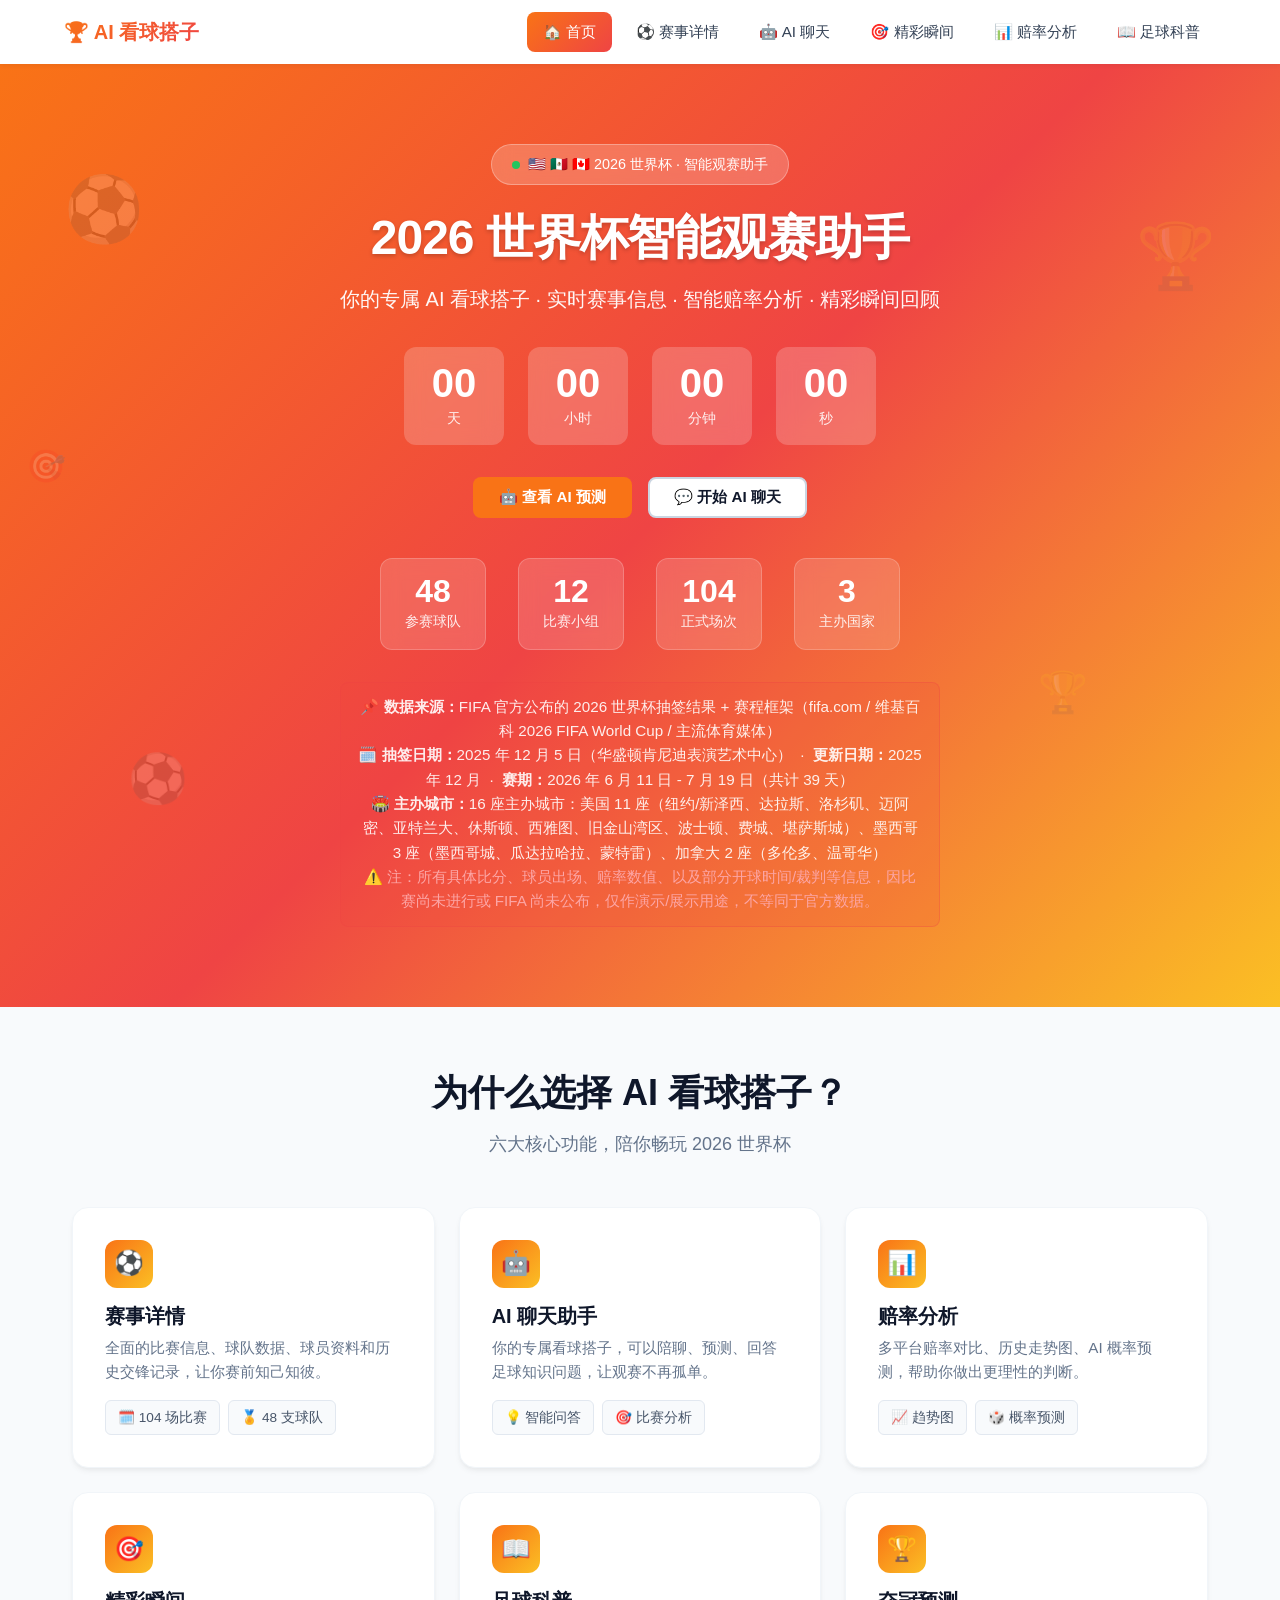
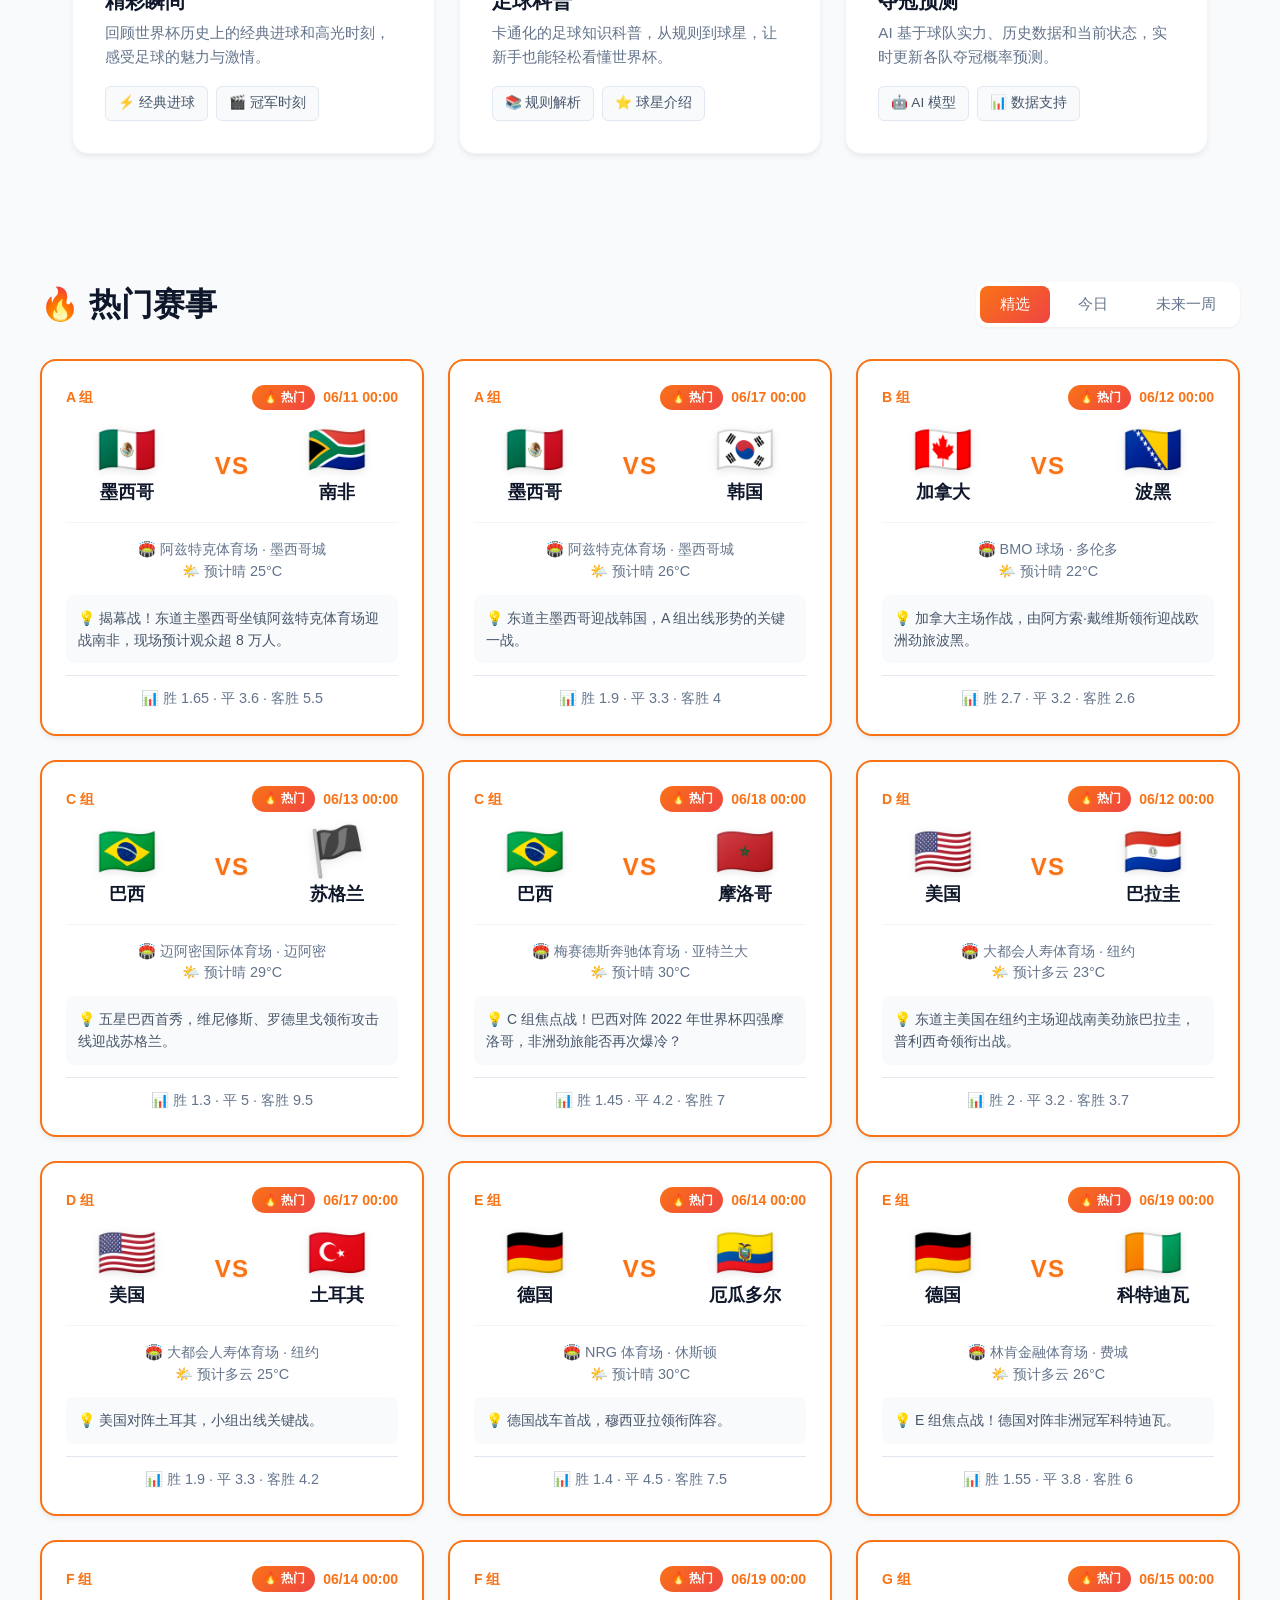
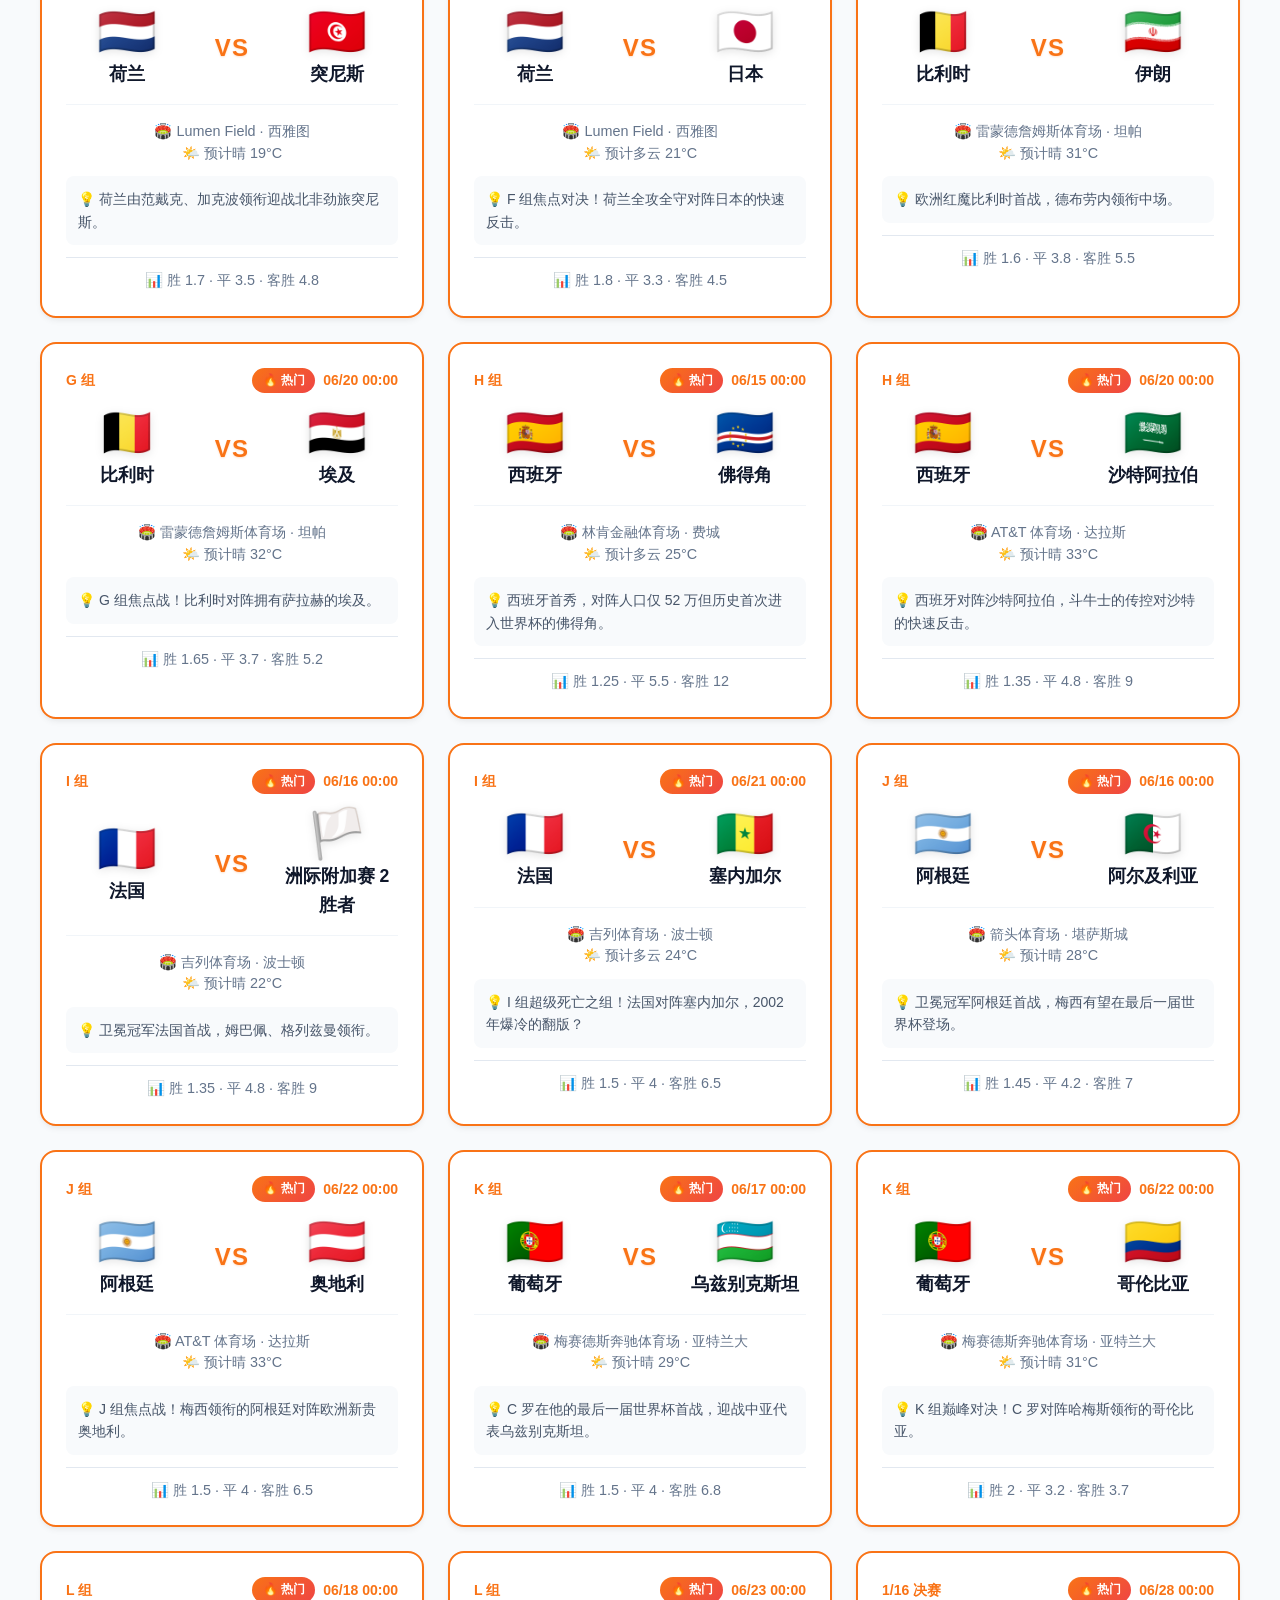
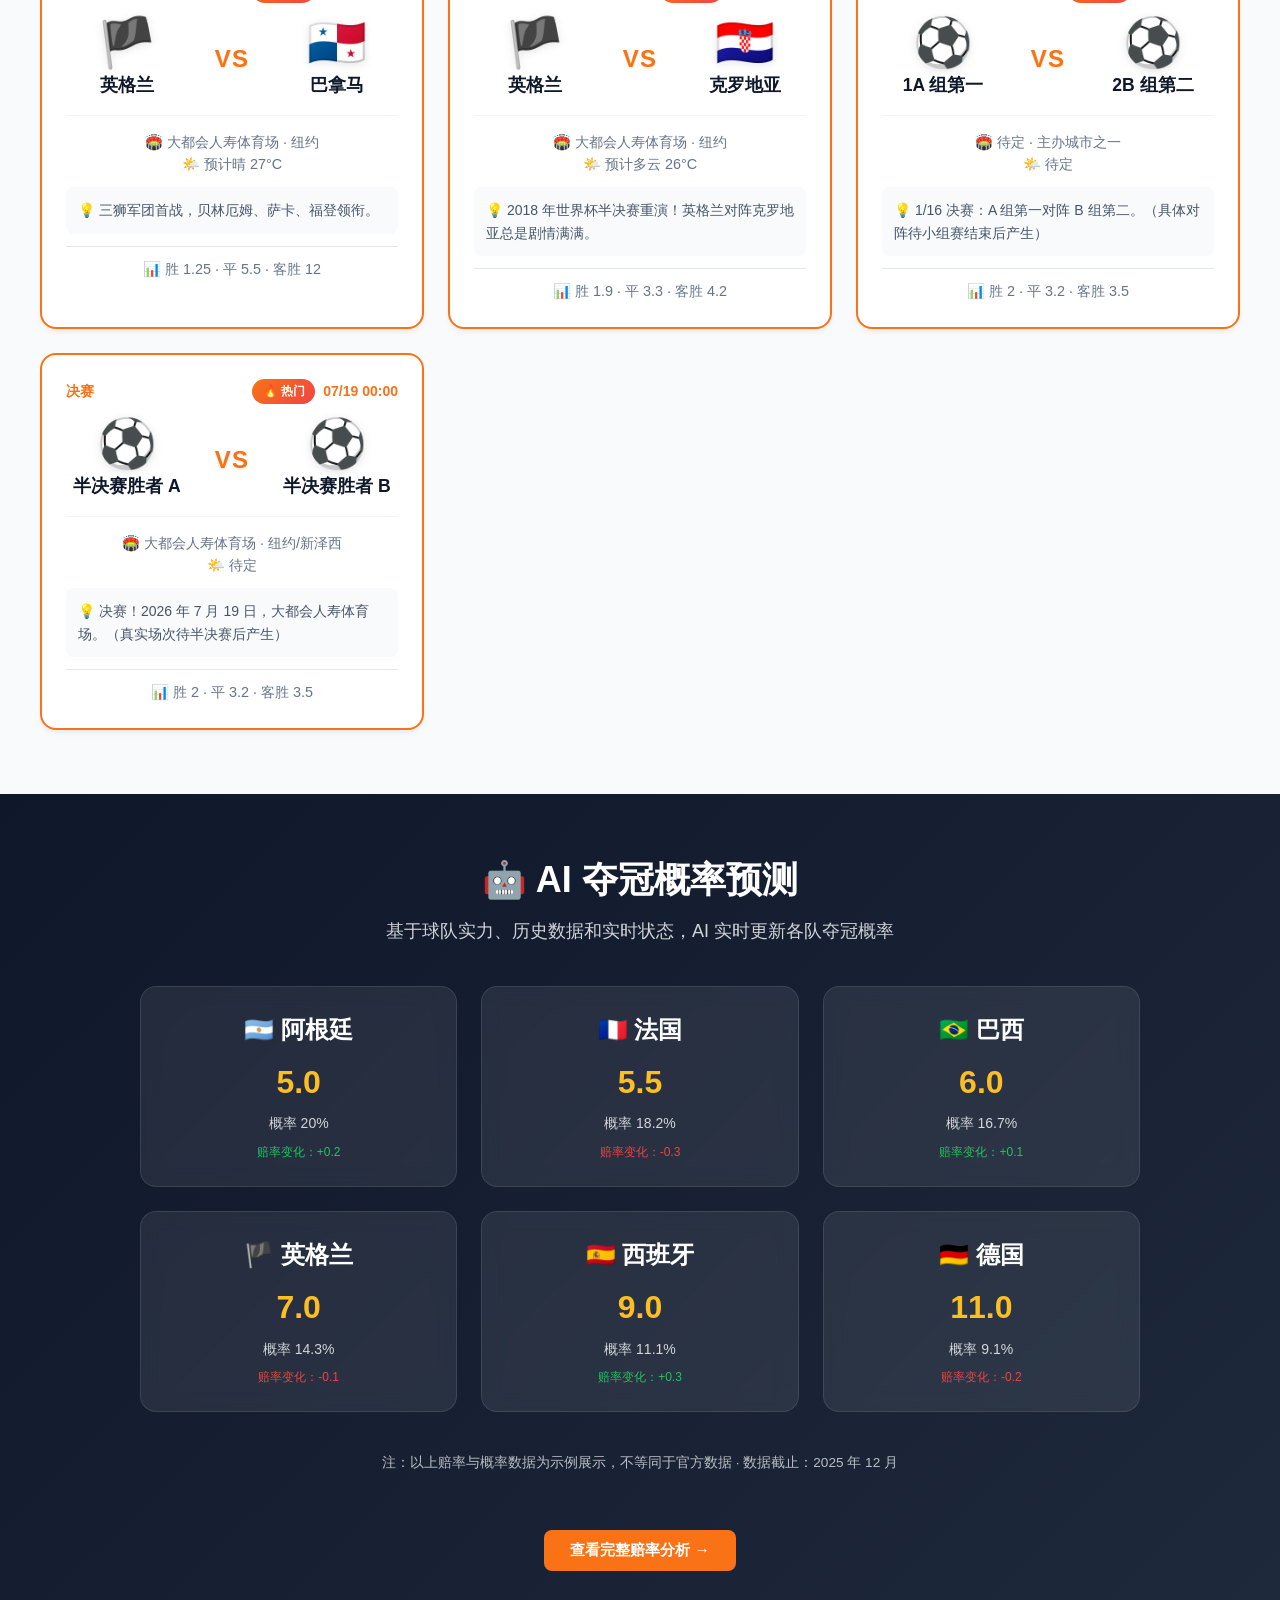
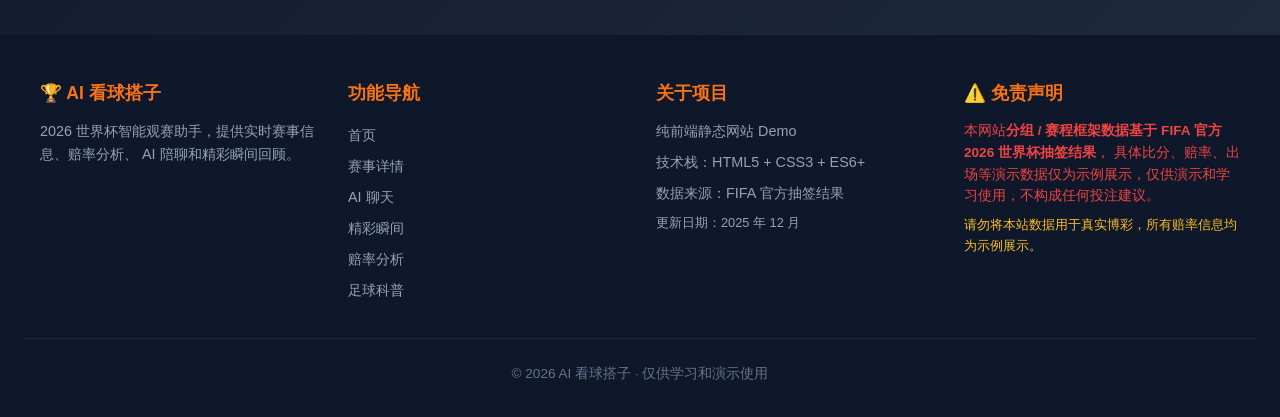
<file: index.html>
<!DOCTYPE html>
<html lang="zh-CN">
<head>
  <meta charset="UTF-8" />
  <meta name="viewport" content="width=device-width, initial-scale=1.0" />
  <title>AI 看球搭子 — 2026 世界杯智能观赛助手</title>
  <meta name="description" content="2026 世界杯智能观赛助手，提供赛事信息、赔率分析、AI 陪聊和精彩瞬间回顾。" />
  <link rel="stylesheet" href="src/styles/variables.css" />
  <link rel="stylesheet" href="src/styles/reset.css" />
  <link rel="stylesheet" href="src/styles/global.css" />
  <link rel="stylesheet" href="src/styles/home.css" />
</head>
<body>
  <nav class="header" id="app-header"></nav>

  <section class="home-hero">
    <div class="home-hero__decor home-hero__decor--left">⚽</div>
    <div class="home-hero__decor home-hero__decor--right">🏆</div>
    <div class="home-hero__decor home-hero__decor--ball1">⚽</div>
    <div class="home-hero__decor home-hero__decor--ball2">🏆</div>
    <div class="home-hero__decor home-hero__decor--ball3">🎯</div>

    <div class="home-hero-content">
      <div class="home-hero__badge">
        <span class="home-hero__badge-dot"></span>
        🇺🇸 🇲🇽 🇨🇦 2026 世界杯 · 智能观赛助手
      </div>

      <h1 class="home-hero__title">2026 世界杯智能观赛助手</h1>
      <p class="home-hero__subtitle">
        你的专属 AI 看球搭子 · 实时赛事信息 · 智能赔率分析 · 精彩瞬间回顾
      </p>

      <div class="home-hero__countdown" id="countdown">
        <div class="countdown-item">
          <div class="countdown-item__value" id="cd-days">00</div>
          <div class="countdown-item__label">天</div>
        </div>
        <div class="countdown-item">
          <div class="countdown-item__value" id="cd-hours">00</div>
          <div class="countdown-item__label">小时</div>
        </div>
        <div class="countdown-item">
          <div class="countdown-item__value" id="cd-minutes">00</div>
          <div class="countdown-item__label">分钟</div>
        </div>
        <div class="countdown-item">
          <div class="countdown-item__value" id="cd-seconds">00</div>
          <div class="countdown-item__label">秒</div>
        </div>
      </div>

      <div class="home-hero__cta">
        <button class="btn btn-primary" id="cta-prediction" type="button">
          🤖 查看 AI 预测
        </button>
        <button class="btn btn-secondary" id="cta-chat" type="button">
          💬 开始 AI 聊天
        </button>
      </div>

      <div class="home-hero__stats" id="hero-stats"></div>

      <div class="home-hero__disclaimer">
        正在加载数据来源信息...
      </div>
    </div>
  </section>

  <section class="home-features">
    <h2 class="home-features__title">为什么选择 AI 看球搭子？</h2>
    <p class="home-features__subtitle">六大核心功能，陪你畅玩 2026 世界杯</p>

    <div class="feature-grid">
      <a href="match-detail.html" class="feature-card" style="text-decoration: none; color: inherit;">
        <div class="feature-card__icon">⚽</div>
        <h3 class="feature-card__title">赛事详情</h3>
        <p class="feature-card__desc">
          全面的比赛信息、球队数据、球员资料和历史交锋记录，让你赛前知己知彼。
        </p>
        <div class="feature-card__stats">
          <span>🗓️ 104 场比赛</span>
          <span>🏅 48 支球队</span>
        </div>
      </a>

      <a href="chat.html" class="feature-card" style="text-decoration: none; color: inherit;">
        <div class="feature-card__icon">🤖</div>
        <h3 class="feature-card__title">AI 聊天助手</h3>
        <p class="feature-card__desc">
          你的专属看球搭子，可以陪聊、预测、回答足球知识问题，让观赛不再孤单。
        </p>
        <div class="feature-card__stats">
          <span>💡 智能问答</span>
          <span>🎯 比赛分析</span>
        </div>
      </a>

      <a href="odds.html" class="feature-card" style="text-decoration: none; color: inherit;">
        <div class="feature-card__icon">📊</div>
        <h3 class="feature-card__title">赔率分析</h3>
        <p class="feature-card__desc">
          多平台赔率对比、历史走势图、AI 概率预测，帮助你做出更理性的判断。
        </p>
        <div class="feature-card__stats">
          <span>📈 趋势图</span>
          <span>🎲 概率预测</span>
        </div>
      </a>

      <a href="highlights.html" class="feature-card" style="text-decoration: none; color: inherit;">
        <div class="feature-card__icon">🎯</div>
        <h3 class="feature-card__title">精彩瞬间</h3>
        <p class="feature-card__desc">
          回顾世界杯历史上的经典进球和高光时刻，感受足球的魅力与激情。
        </p>
        <div class="feature-card__stats">
          <span>⚡ 经典进球</span>
          <span>🎬 冠军时刻</span>
        </div>
      </a>

      <a href="cartoon.html" class="feature-card" style="text-decoration: none; color: inherit;">
        <div class="feature-card__icon">📖</div>
        <h3 class="feature-card__title">足球科普</h3>
        <p class="feature-card__desc">
          卡通化的足球知识科普，从规则到球星，让新手也能轻松看懂世界杯。
        </p>
        <div class="feature-card__stats">
          <span>📚 规则解析</span>
          <span>⭐ 球星介绍</span>
        </div>
      </a>

      <a href="odds.html" class="feature-card" style="text-decoration: none; color: inherit;">
        <div class="feature-card__icon">🏆</div>
        <h3 class="feature-card__title">夺冠预测</h3>
        <p class="feature-card__desc">
          AI 基于球队实力、历史数据和当前状态，实时更新各队夺冠概率预测。
        </p>
        <div class="feature-card__stats">
          <span>🤖 AI 模型</span>
          <span>📊 数据支持</span>
        </div>
      </a>
    </div>
  </section>

  <section class="home-matches">
    <div class="home-matches__inner">
      <div class="home-matches__header">
        <h2 class="home-matches__title">🔥 热门赛事</h2>
        <div class="home-tabs" id="match-tabs">
          <button class="home-tab home-tab--active" data-tab="hot" type="button">精选</button>
          <button class="home-tab" data-tab="today" type="button">今日</button>
          <button class="home-tab" data-tab="upcoming" type="button">未来一周</button>
        </div>
      </div>

      <div class="match-grid" id="match-list">
        <div style="grid-column: 1 / -1; text-align: center; padding: 3rem; color: #64748b;">
          正在加载比赛信息...
        </div>
      </div>
    </div>
  </section>

  <section class="home-ai-prediction">
    <div class="home-ai-prediction__inner">
      <h2 class="home-ai-prediction__title">🤖 AI 夺冠概率预测</h2>
      <p class="home-ai-prediction__subtitle">
        基于球队实力、历史数据和实时状态，AI 实时更新各队夺冠概率
      </p>

      <div class="prediction-grid" id="prediction-grid">
        <div style="grid-column: 1 / -1; color: rgba(255,255,255,0.7); text-align: center; padding: 2rem;">
          正在加载预测数据...
        </div>
      </div>

      <button class="btn btn-primary" id="cta-odds-detail" type="button">
        查看完整赔率分析 →
      </button>
    </div>
  </section>

  <footer class="footer" id="app-footer"></footer>

  <script type="module" src="src/pages/Home.js"></script>
</body>
</html>
</file>
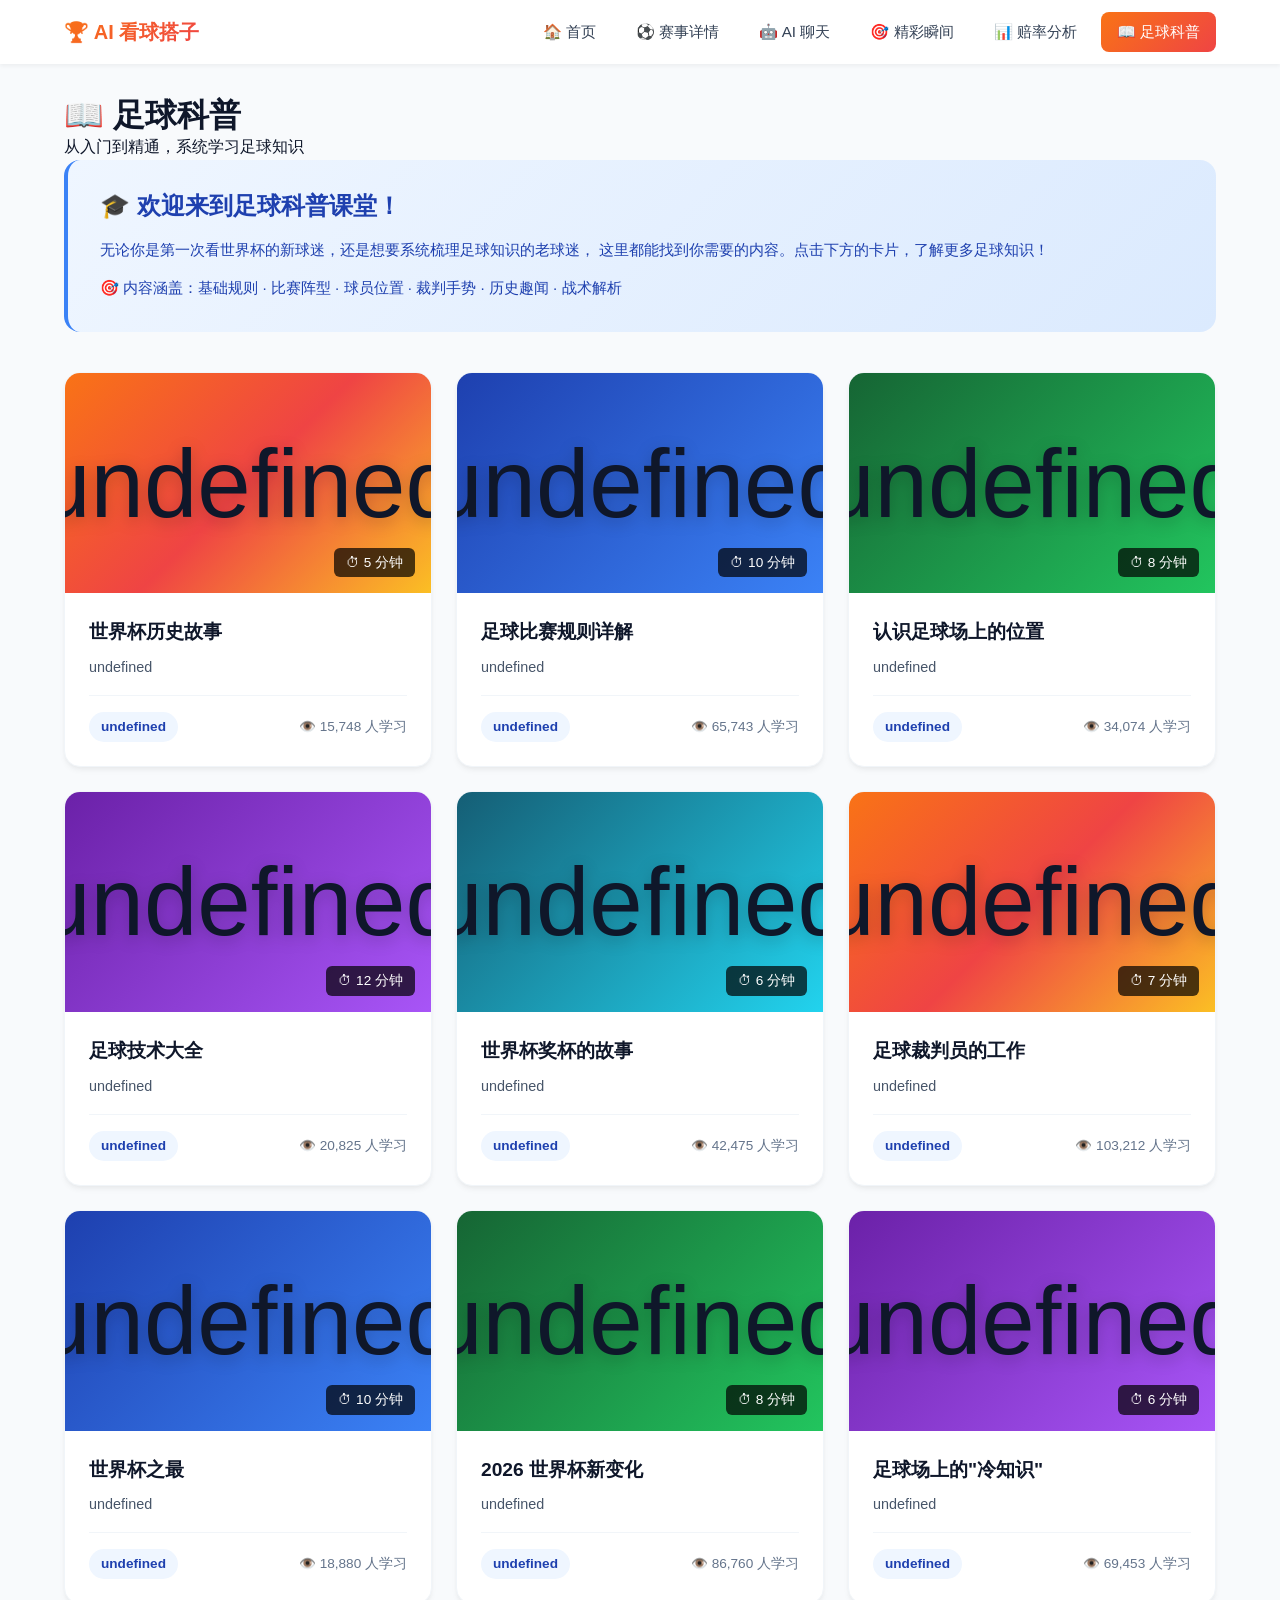
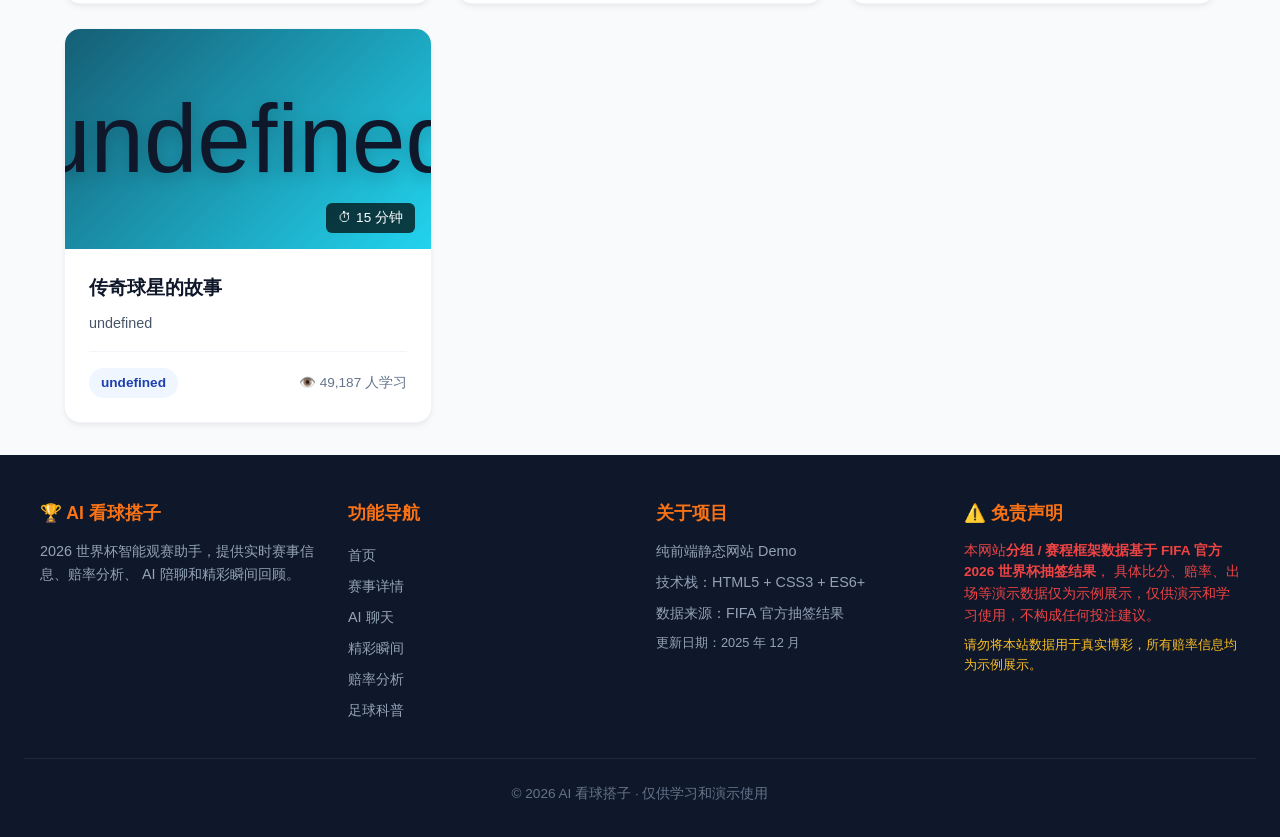
<file: cartoon.html>
<!DOCTYPE html>
<html lang="zh-CN">
<head>
  <meta charset="UTF-8" />
  <meta name="viewport" content="width=device-width, initial-scale=1.0" />
  <title>足球科普 — AI 看球搭子</title>
  <meta name="description" content="足球科普知识：规则、历史、战术，从入门到精通。" />
  <link rel="stylesheet" href="src/styles/variables.css" />
  <link rel="stylesheet" href="src/styles/reset.css" />
  <link rel="stylesheet" href="src/styles/global.css" />
  <link rel="stylesheet" href="src/styles/cartoon.css" />
</head>
<body>
  <nav class="header" id="app-header"></nav>

  <main class="cartoon-page">
    <div class="page-header">
      <h1>📖 足球科普</h1>
      <p>从入门到精通，系统学习足球知识</p>
    </div>

    <div class="cartoon-intro">
      <h2>🎓 欢迎来到足球科普课堂！</h2>
      <p>
        无论你是第一次看世界杯的新球迷，还是想要系统梳理足球知识的老球迷，
        这里都能找到你需要的内容。点击下方的卡片，了解更多足球知识！
      </p>
      <p style="margin-top: 0.75rem;">
        🎯 内容涵盖：基础规则 · 比赛阵型 · 球员位置 · 裁判手势 · 历史趣闻 · 战术解析
      </p>
    </div>

    <div class="cartoon-grid" id="cartoon-grid">
      <div style="grid-column: 1 / -1; text-align: center; padding: 3rem; color: #64748b;">
        正在加载科普内容...
      </div>
    </div>
  </main>

  <footer class="footer" id="app-footer"></footer>

  <script type="module" src="src/pages/Cartoon.js"></script>
</body>
</html>
</file>
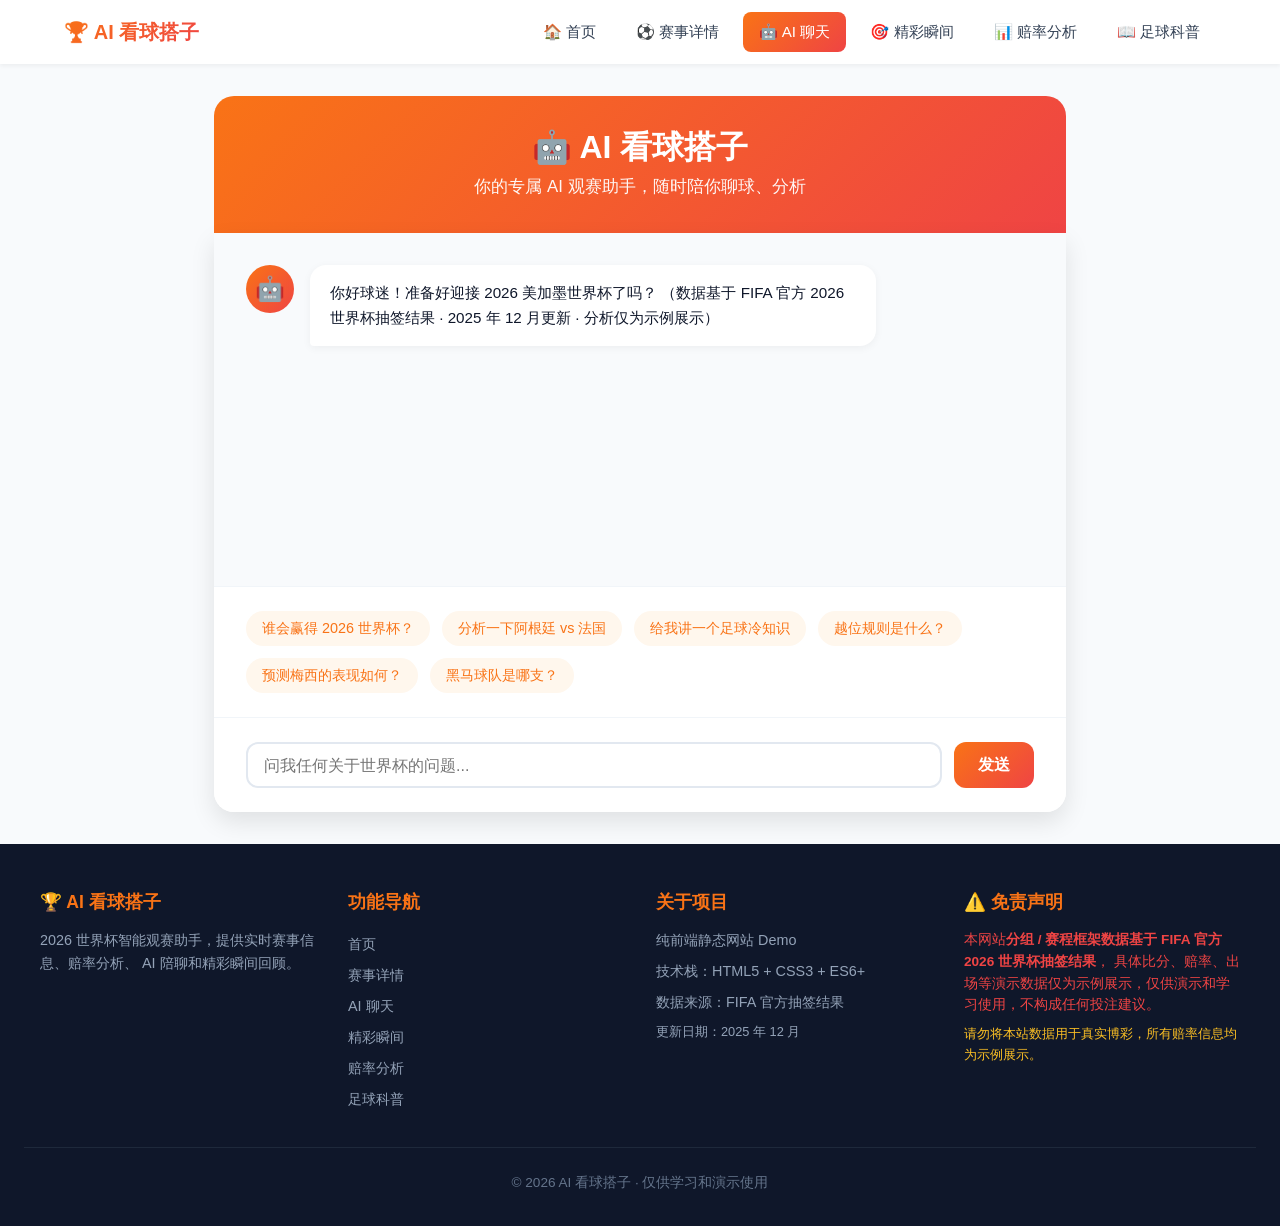
<file: chat.html>
<!DOCTYPE html>
<html lang="zh-CN">
<head>
  <meta charset="UTF-8" />
  <meta name="viewport" content="width=device-width, initial-scale=1.0" />
  <title>AI 聊天 — AI 看球搭子</title>
  <meta name="description" content="2026 世界杯 AI 聊天助手，陪你聊球、预测比赛、解答足球知识。" />
  <link rel="stylesheet" href="src/styles/variables.css" />
  <link rel="stylesheet" href="src/styles/reset.css" />
  <link rel="stylesheet" href="src/styles/global.css" />
  <link rel="stylesheet" href="src/styles/chat.css" />
</head>
<body>
  <nav class="header" id="app-header"></nav>

  <main class="chat-page">
    <div class="chat-header">
      <h1>🤖 AI 看球搭子</h1>
      <p>你的专属 AI 观赛助手，随时陪你聊球、分析</p>
    </div>

    <div class="chat-container">
      <div class="chat-messages" id="chat-messages"></div>

      <div class="chat-quick-replies" id="chat-quick-replies">
        <button class="chat-quick-reply" data-msg="谁会赢得 2026 世界杯？" type="button">谁会赢得 2026 世界杯？</button>
        <button class="chat-quick-reply" data-msg="分析一下阿根廷 vs 法国" type="button">分析一下阿根廷 vs 法国</button>
        <button class="chat-quick-reply" data-msg="给我讲一个足球冷知识" type="button">给我讲一个足球冷知识</button>
        <button class="chat-quick-reply" data-msg="越位规则是什么？" type="button">越位规则是什么？</button>
        <button class="chat-quick-reply" data-msg="预测梅西的表现如何？" type="button">预测梅西的表现如何？</button>
        <button class="chat-quick-reply" data-msg="黑马球队是哪支？" type="button">黑马球队是哪支？</button>
      </div>

      <div class="chat-input-container">
        <textarea
          id="chat-input"
          class="chat-input"
          placeholder="问我任何关于世界杯的问题..."
          rows="1"
        ></textarea>
        <button id="chat-send-btn" class="chat-send-btn" type="button">发送</button>
      </div>
    </div>
  </main>

  <footer class="footer" id="app-footer"></footer>

  <script type="module" src="src/pages/Chat.js"></script>
</body>
</html>
</file>
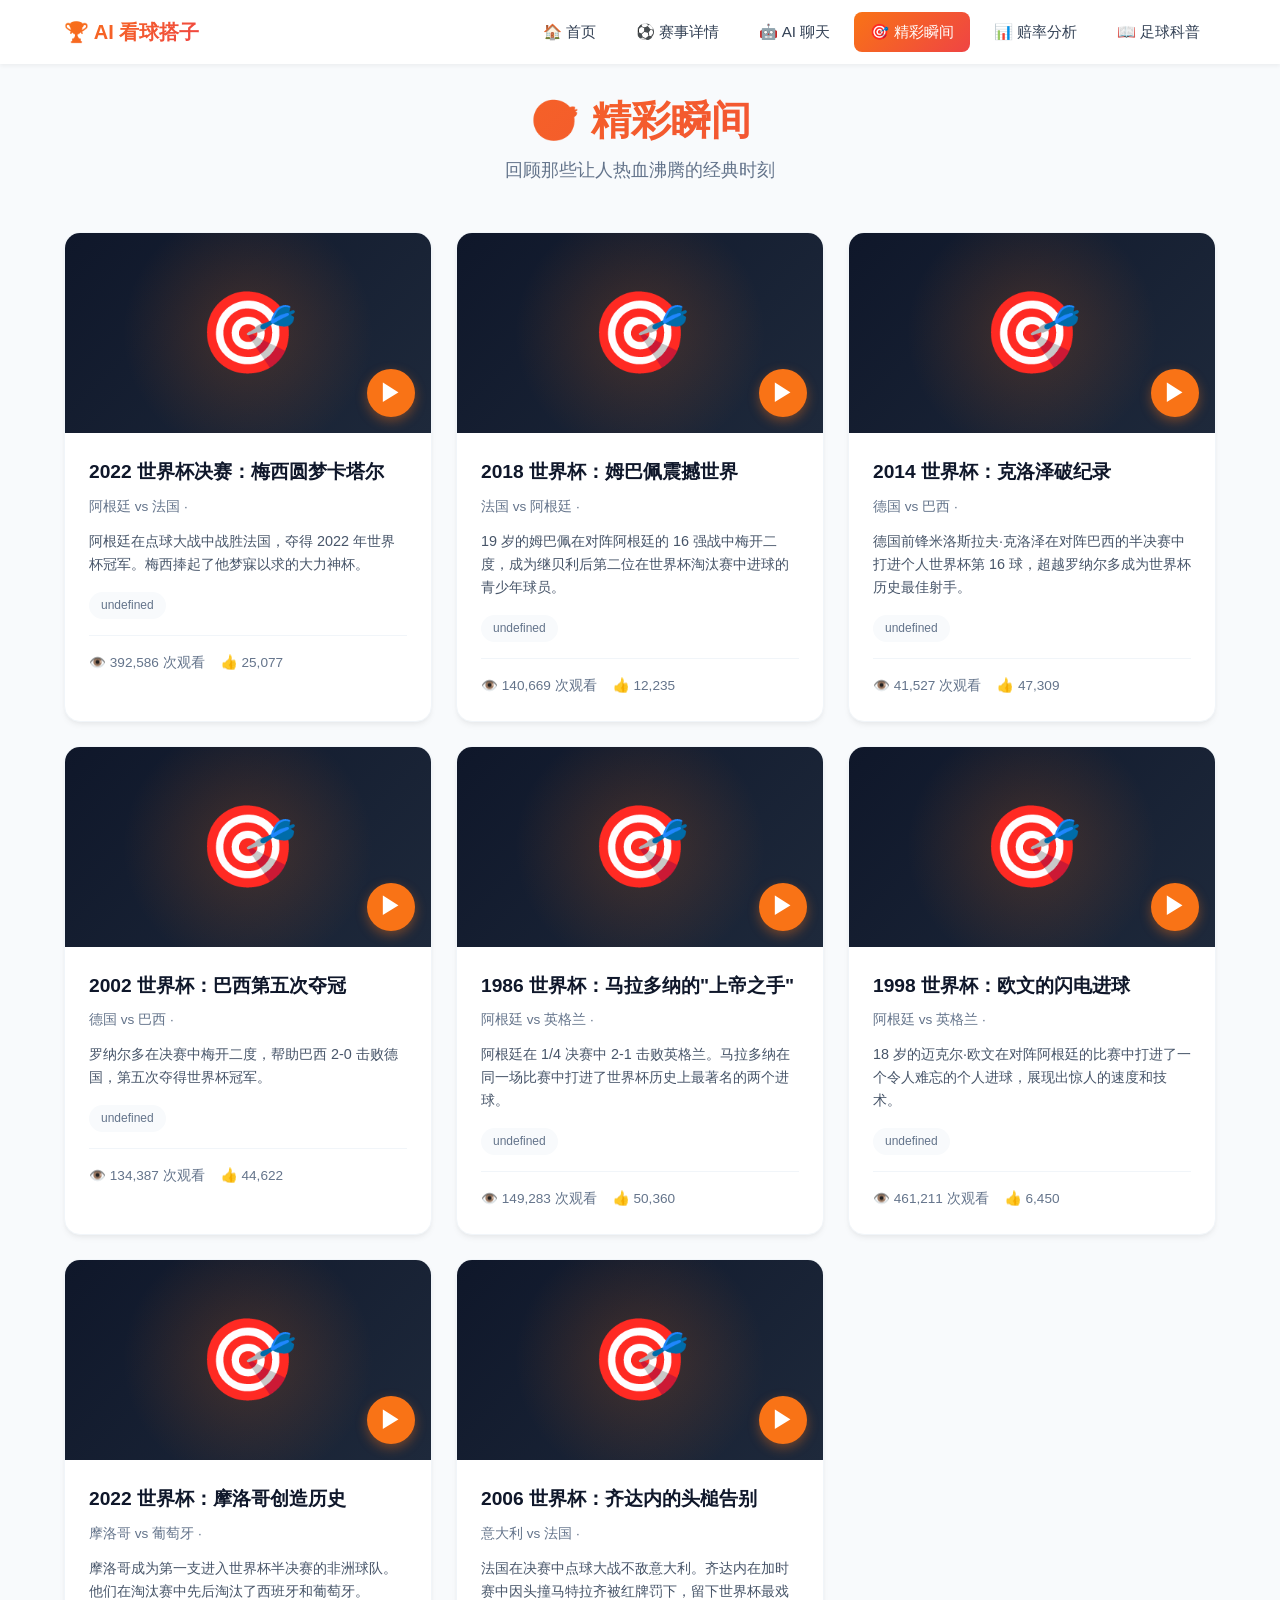
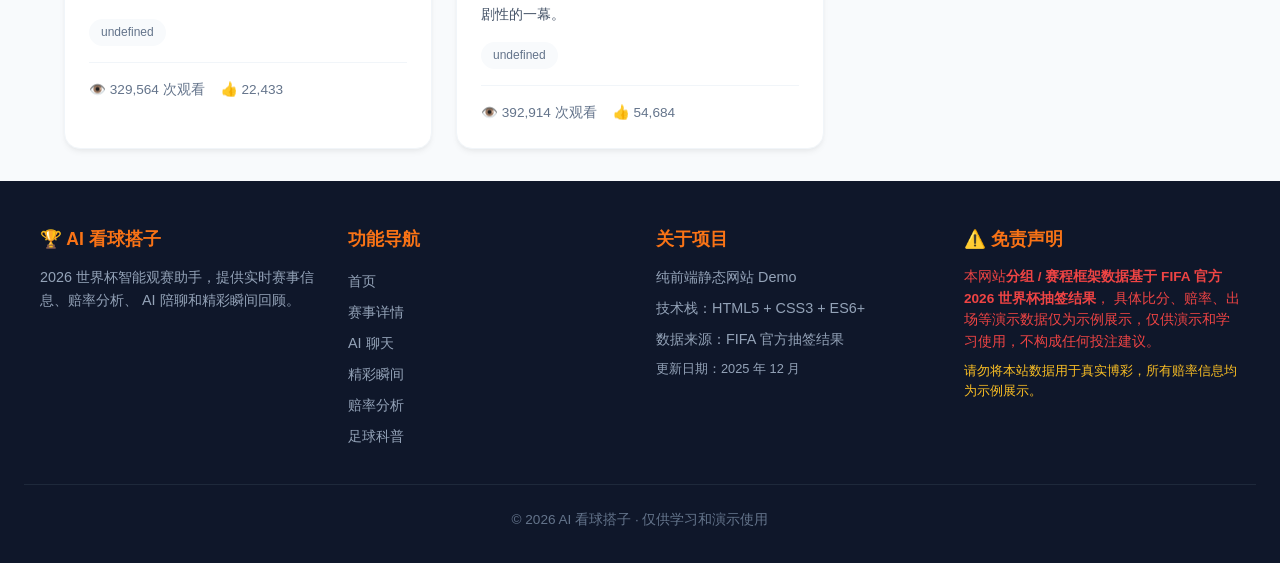
<file: highlights.html>
<!DOCTYPE html>
<html lang="zh-CN">
<head>
  <meta charset="UTF-8" />
  <meta name="viewport" content="width=device-width, initial-scale=1.0" />
  <title>精彩瞬间 — AI 看球搭子</title>
  <meta name="description" content="2026 世界杯精彩瞬间回顾，进球、高光、庆祝时刻一网打尽。" />
  <link rel="stylesheet" href="src/styles/variables.css" />
  <link rel="stylesheet" href="src/styles/reset.css" />
  <link rel="stylesheet" href="src/styles/global.css" />
  <link rel="stylesheet" href="src/styles/highlights.css" />
</head>
<body>
  <nav class="header" id="app-header"></nav>

  <main class="highlights-page">
    <div class="page-header">
      <h1>🎯 精彩瞬间</h1>
      <p>回顾那些让人热血沸腾的经典时刻</p>
    </div>

    <div class="highlights-grid" id="highlights-grid">
      <div style="grid-column: 1 / -1; text-align: center; padding: 3rem; color: #64748b;">
        正在加载精彩瞬间...
      </div>
    </div>
  </main>

  <footer class="footer" id="app-footer"></footer>

  <script type="module" src="src/pages/Highlights.js"></script>
</body>
</html>
</file>
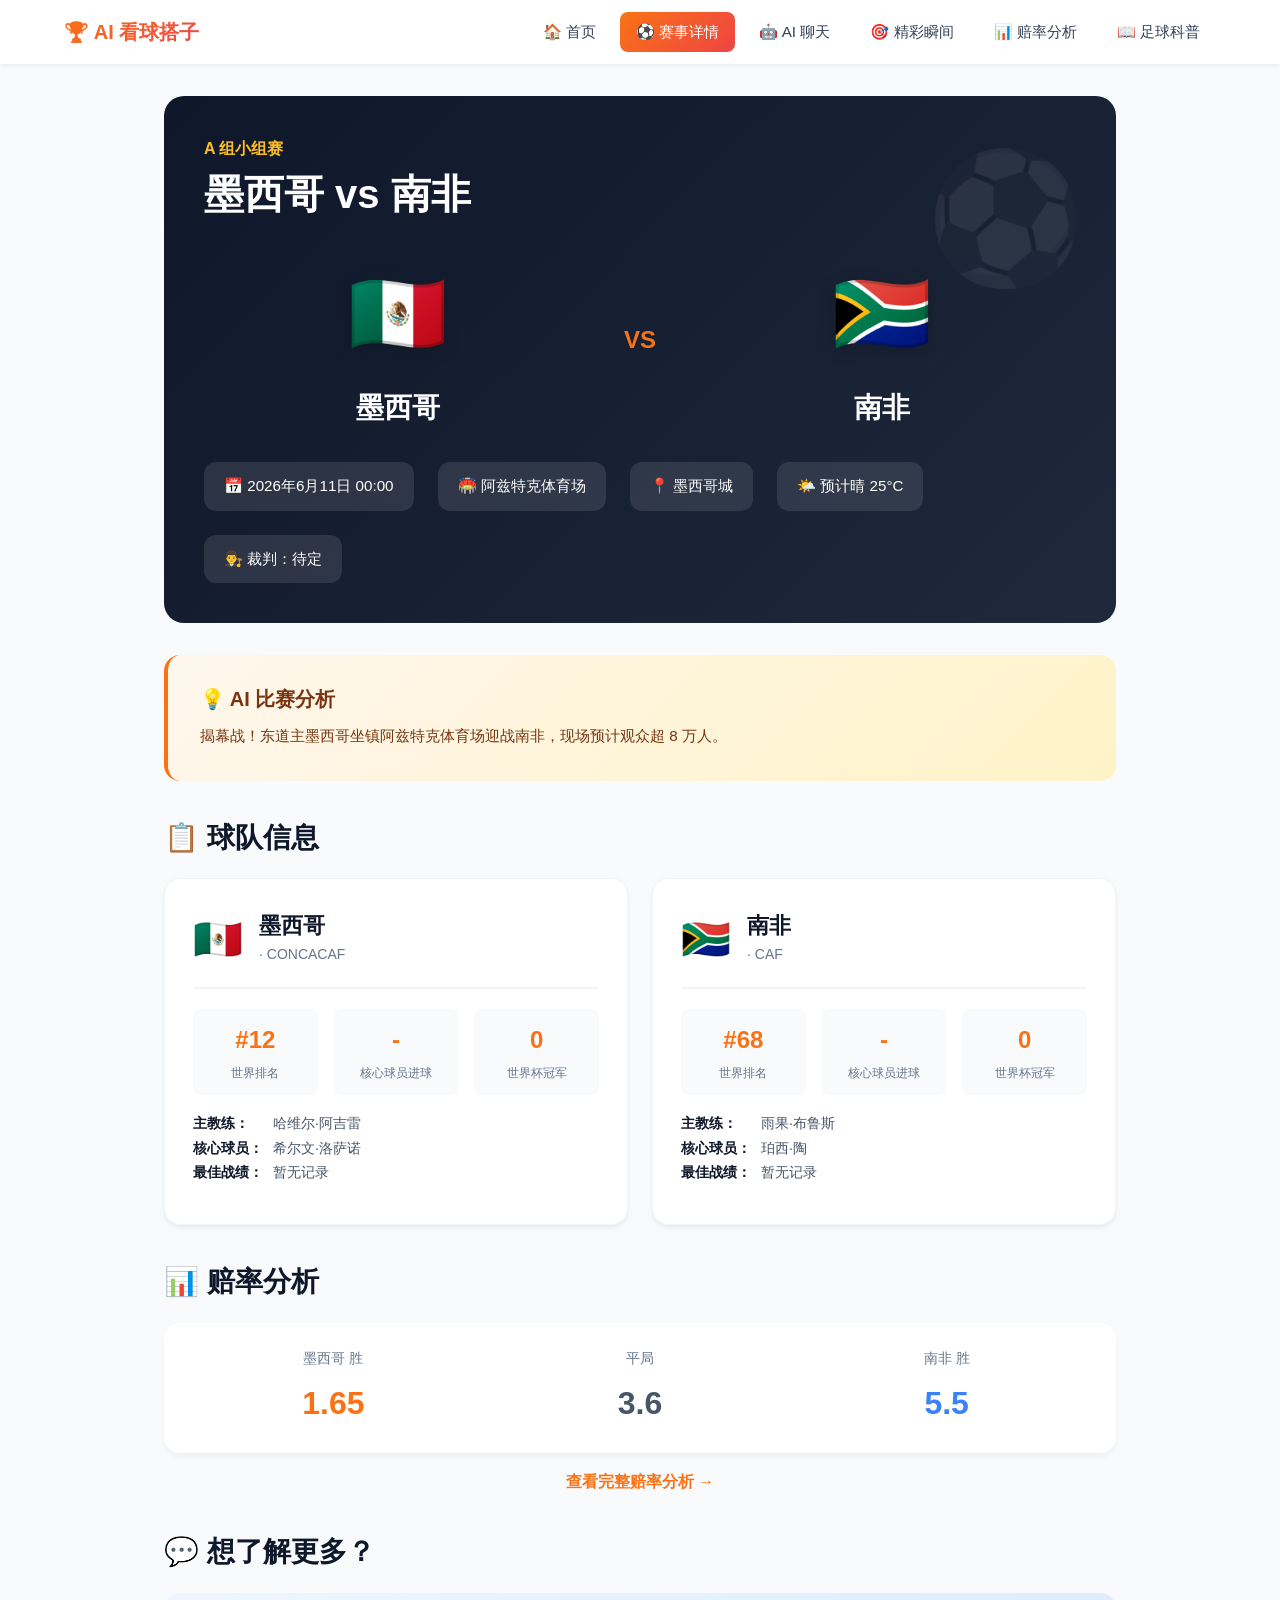
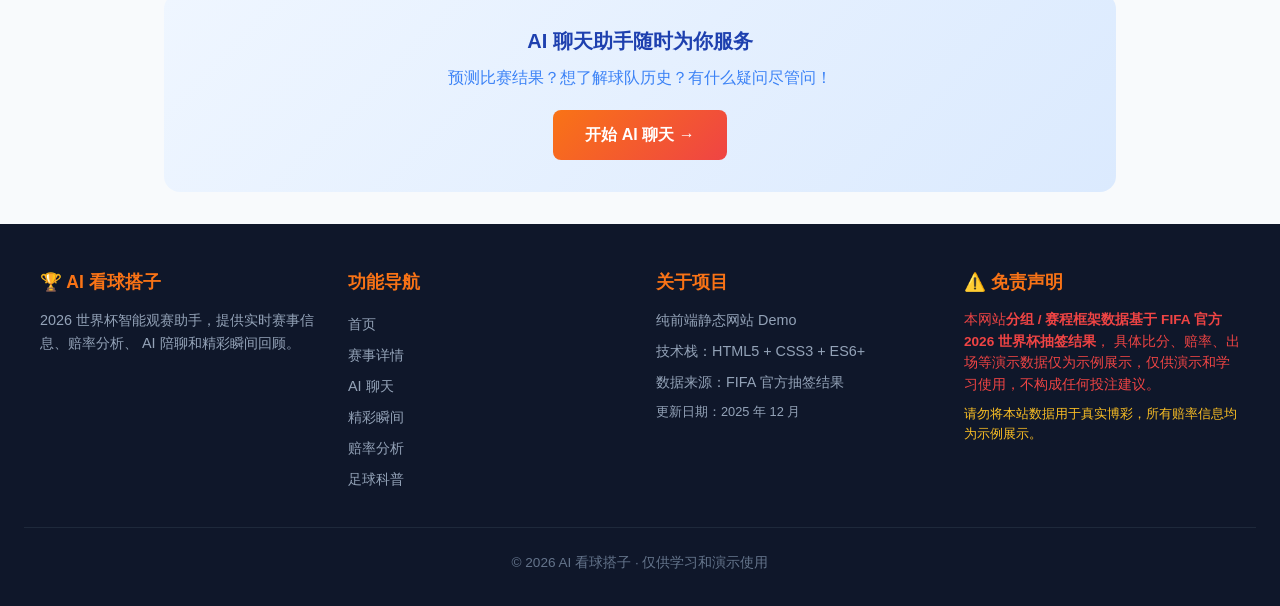
<file: match-detail.html>
<!DOCTYPE html>
<html lang="zh-CN">
<head>
  <meta charset="UTF-8" />
  <meta name="viewport" content="width=device-width, initial-scale=1.0" />
  <title>赛事详情 — AI 看球搭子</title>
  <meta name="description" content="2026 世界杯赛事详情，球队信息、球员数据和历史交锋记录。" />
  <link rel="stylesheet" href="src/styles/variables.css" />
  <link rel="stylesheet" href="src/styles/reset.css" />
  <link rel="stylesheet" href="src/styles/global.css" />
  <link rel="stylesheet" href="src/styles/match-detail.css" />
</head>
<body>
  <nav class="header" id="app-header"></nav>

  <main class="match-detail">
    <div id="match-content">
      <div class="match-detail__header">
        <div class="match-detail__stage">⚽ 加载中...</div>
        <h1 class="match-detail__title">正在获取比赛信息</h1>
        <p style="opacity: 0.8;">请稍候...</p>
      </div>
    </div>
  </main>

  <footer class="footer" id="app-footer"></footer>

  <script type="module" src="src/pages/MatchDetail.js"></script>
</body>
</html>
</file>
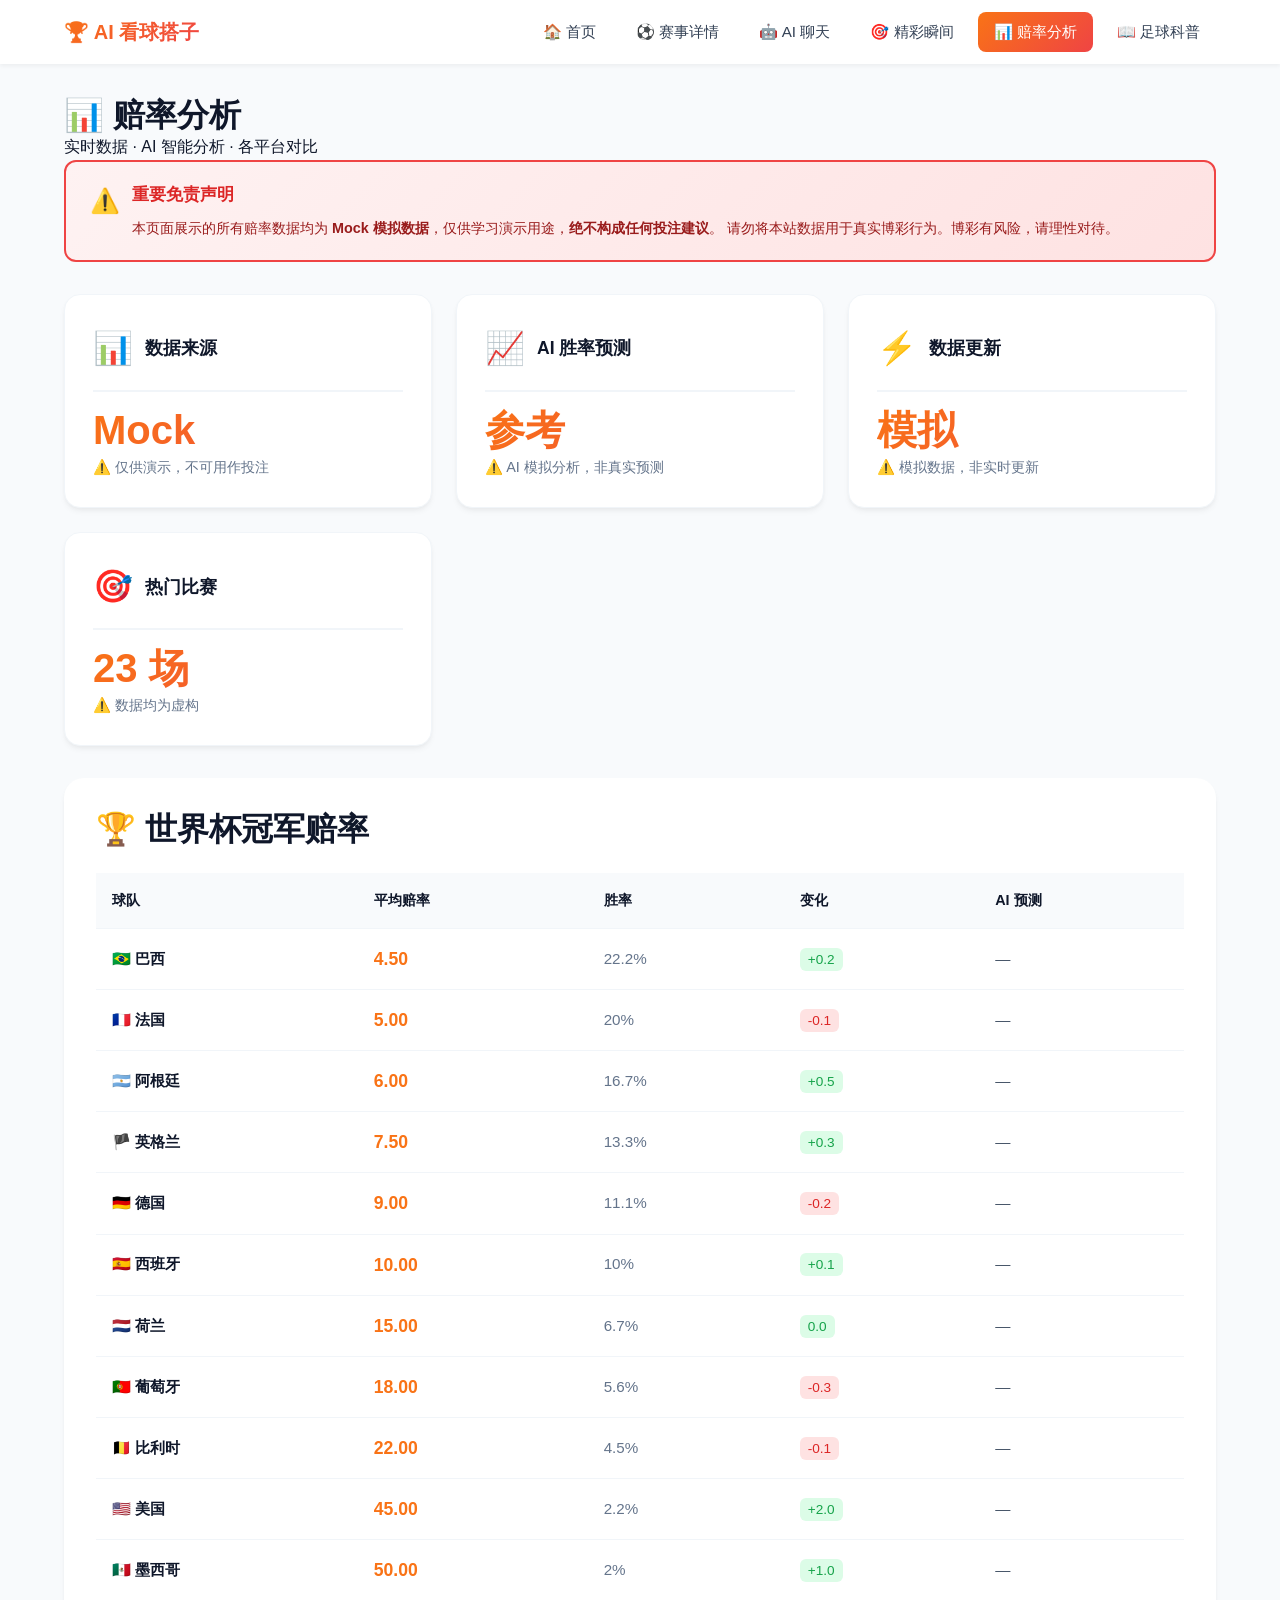
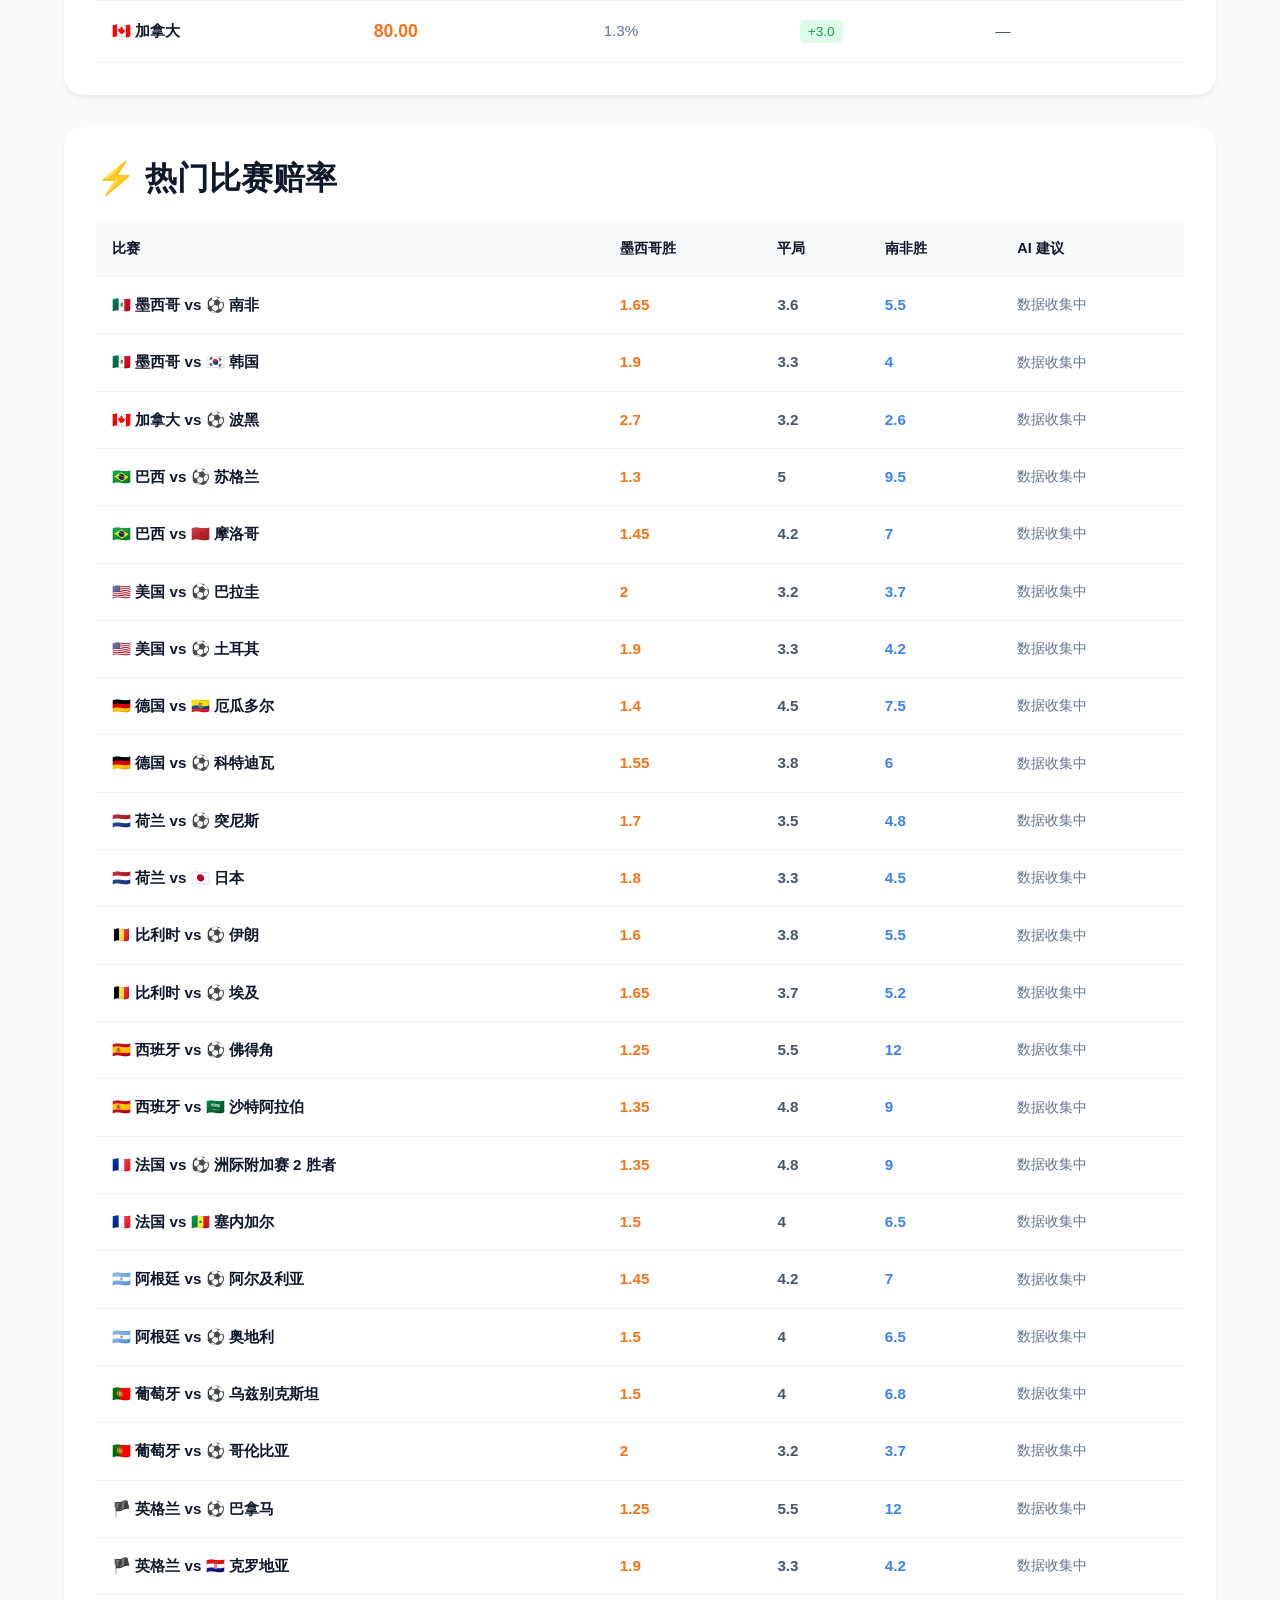
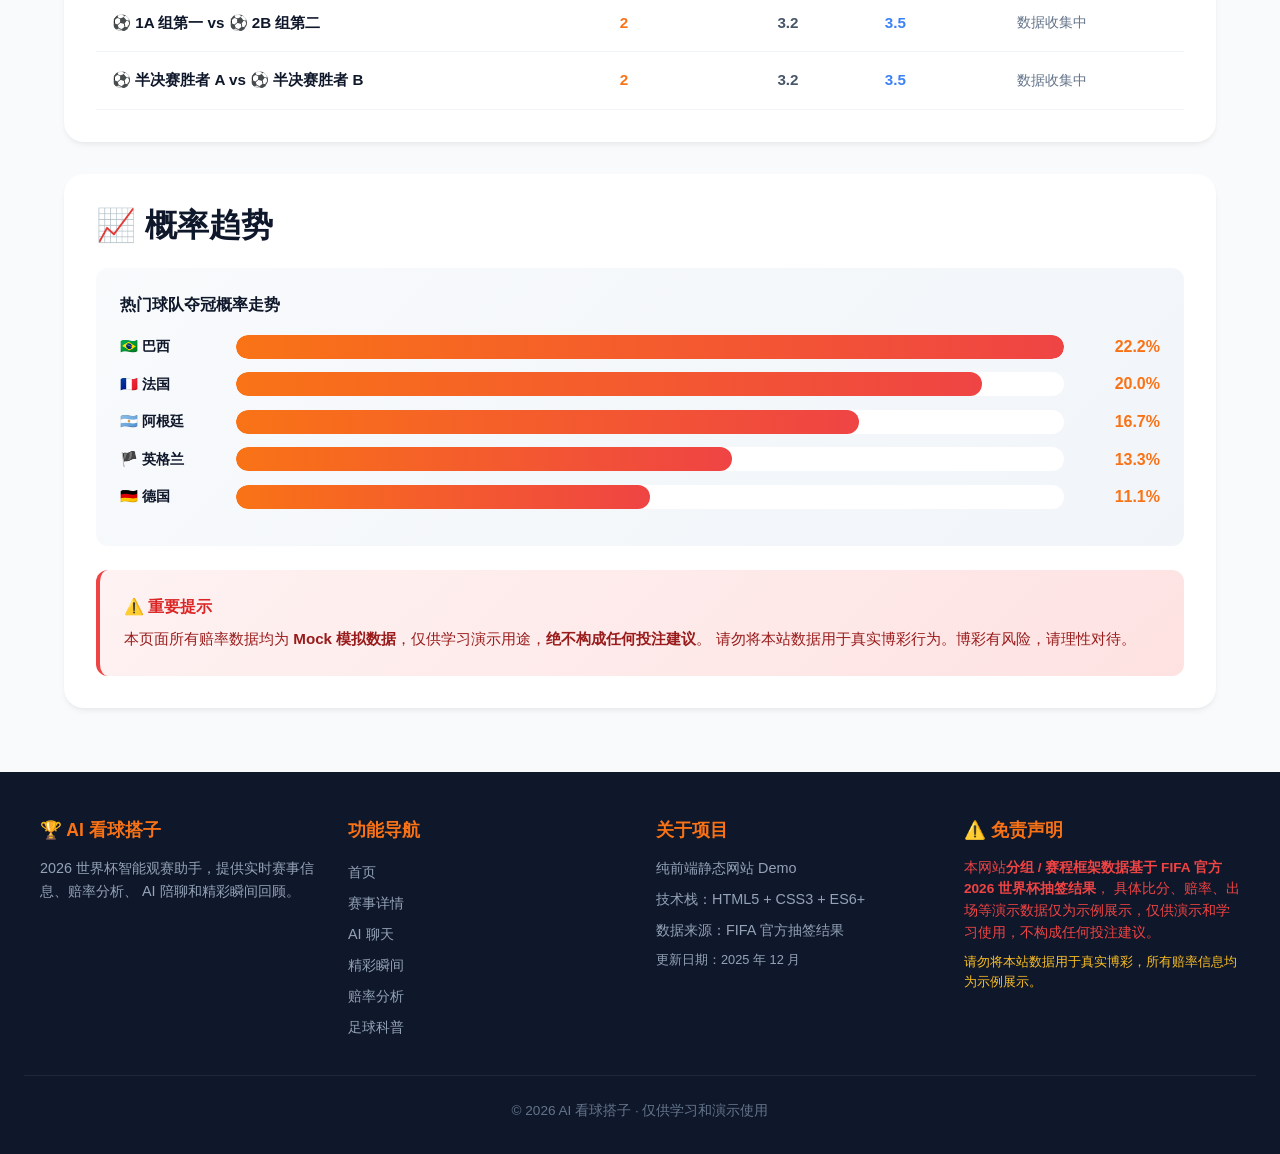
<file: odds.html>
<!DOCTYPE html>
<html lang="zh-CN">
<head>
  <meta charset="UTF-8" />
  <meta name="viewport" content="width=device-width, initial-scale=1.0" />
  <title>赔率分析 — AI 看球搭子</title>
  <meta name="description" content="2026 世界杯赔率分析，各平台对比、概率走势一目了然。" />
  <link rel="stylesheet" href="src/styles/variables.css" />
  <link rel="stylesheet" href="src/styles/reset.css" />
  <link rel="stylesheet" href="src/styles/global.css" />
  <link rel="stylesheet" href="src/styles/odds.css" />
</head>
<body>
  <nav class="header" id="app-header"></nav>

  <main class="odds-page">
    <div class="page-header">
      <h1>📊 赔率分析</h1>
      <p>实时数据 · AI 智能分析 · 各平台对比</p>
    </div>

    <div style="background: linear-gradient(135deg, #fef2f2, #fee2e2); border: 2px solid #ef4444; border-radius: 12px; padding: 1.25rem 1.5rem; margin-bottom: 2rem; display: flex; align-items: flex-start; gap: 0.75rem;">
      <span style="font-size: 1.5rem;">⚠️</span>
      <div>
        <div style="font-weight: 700; color: #dc2626; margin-bottom: 0.5rem; font-size: 1.05rem;">重要免责声明</div>
        <p style="color: #991b1b; font-size: 0.9rem; line-height: 1.6;">
          本页面展示的所有赔率数据均为 <strong>Mock 模拟数据</strong>，仅供学习演示用途，<strong>绝不构成任何投注建议</strong>。
          请勿将本站数据用于真实博彩行为。博彩有风险，请理性对待。
        </p>
      </div>
    </div>

    <div class="odds-overview" id="odds-overview"></div>

    <div class="odds-section">
      <h2 class="section-title" style="margin-bottom: 1.5rem;">🏆 世界杯冠军赔率</h2>
      <div id="winner-odds-table">
        <p style="color: #64748b; text-align: center; padding: 2rem;">正在加载...</p>
      </div>
    </div>

    <div class="odds-section">
      <h2 class="section-title" style="margin-bottom: 1.5rem;">⚡ 热门比赛赔率</h2>
      <div id="match-odds-table">
        <p style="color: #64748b; text-align: center; padding: 2rem;">正在加载...</p>
      </div>
    </div>

    <div class="odds-section">
      <h2 class="section-title" style="margin-bottom: 1.5rem;">📈 概率趋势</h2>
      <div id="trend-chart">
        <p style="color: #64748b; text-align: center; padding: 2rem;">正在加载...</p>
      </div>
    </div>
  </main>

  <footer class="footer" id="app-footer"></footer>

  <script type="module" src="src/pages/Odds.js"></script>
</body>
</html>
</file>
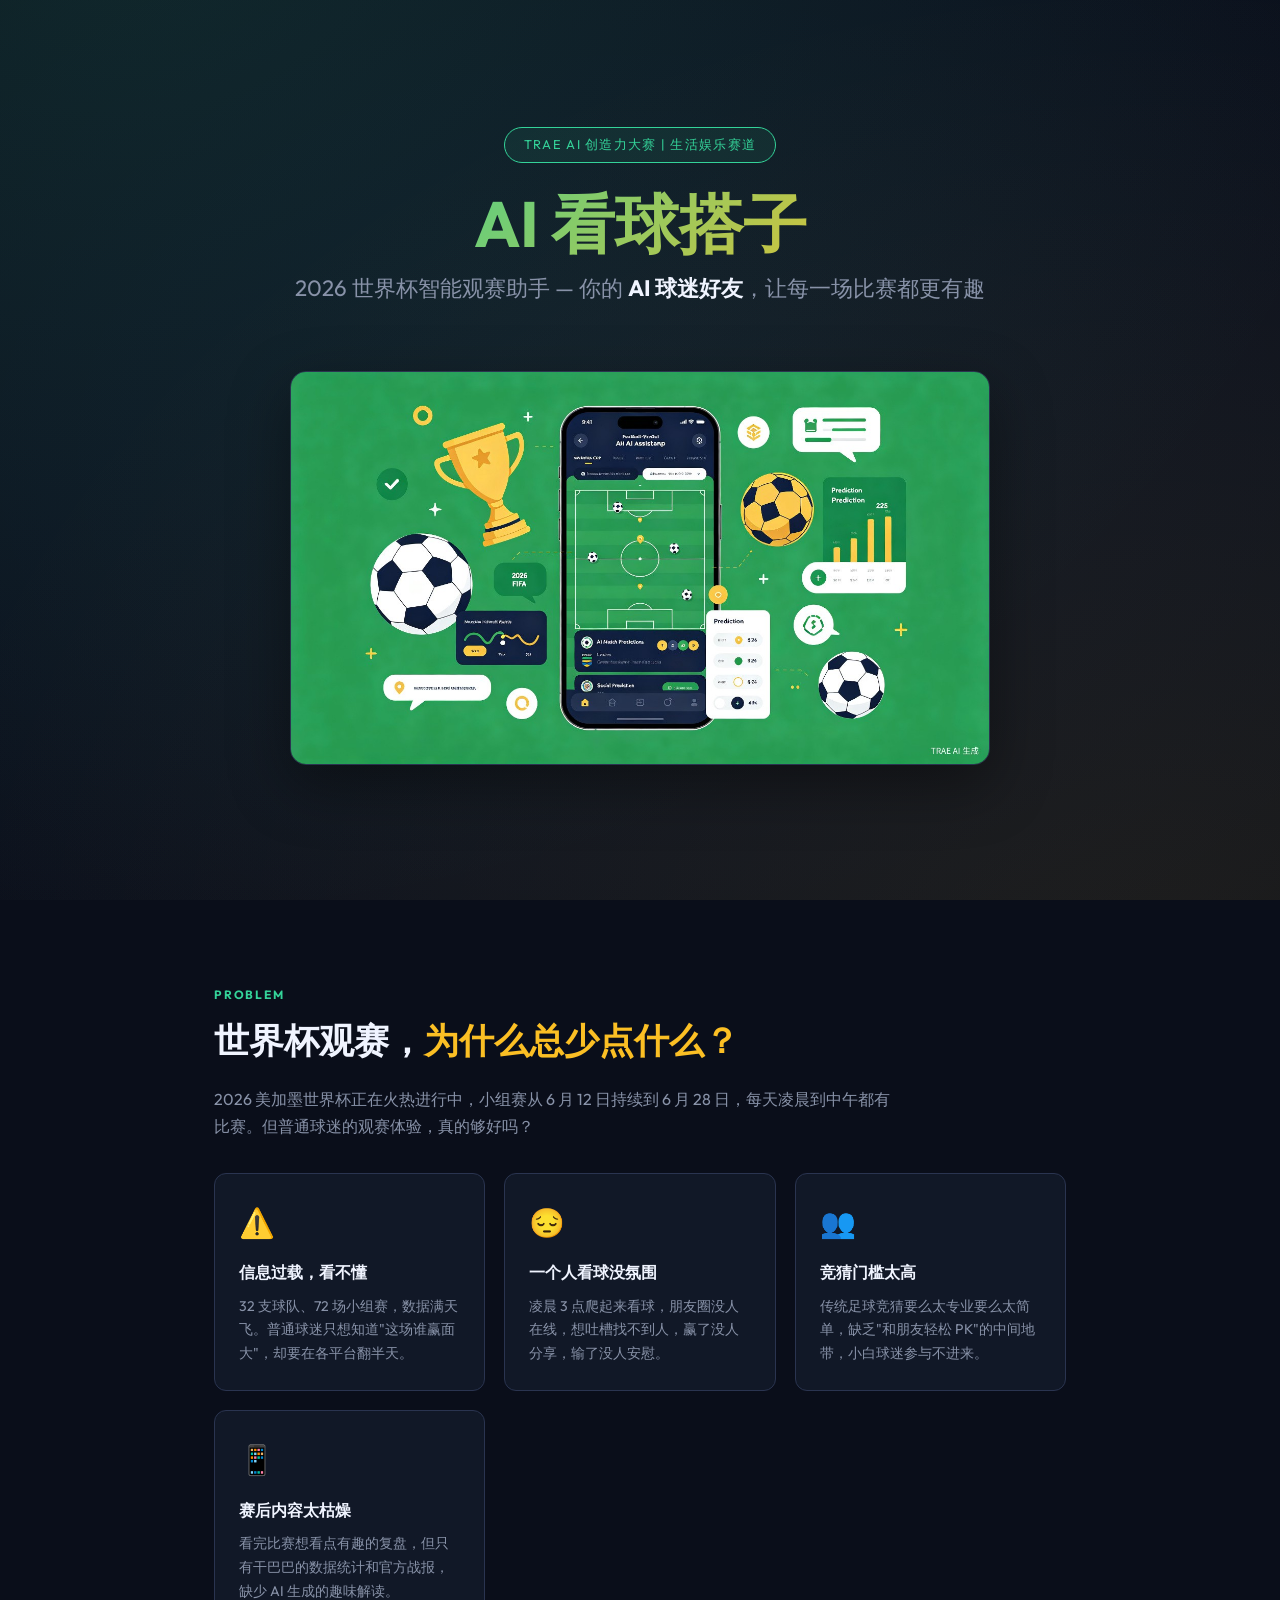
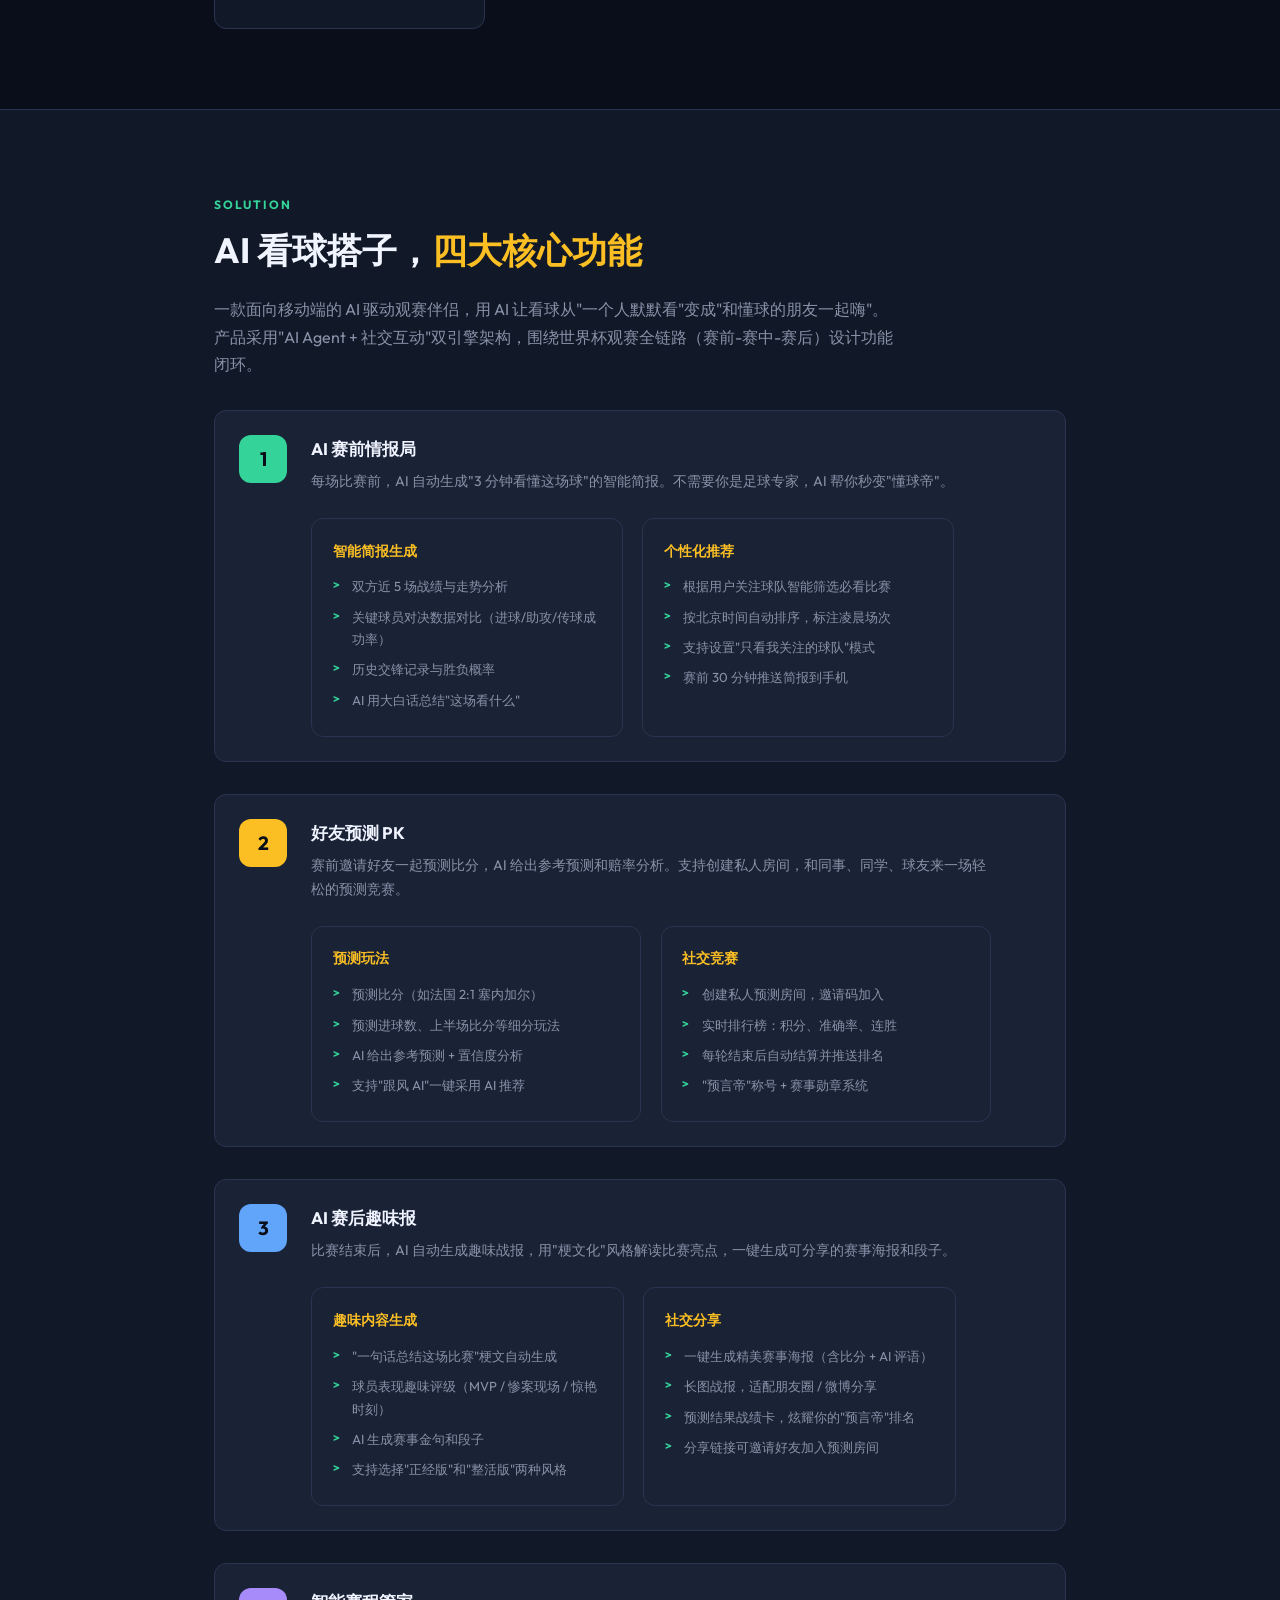
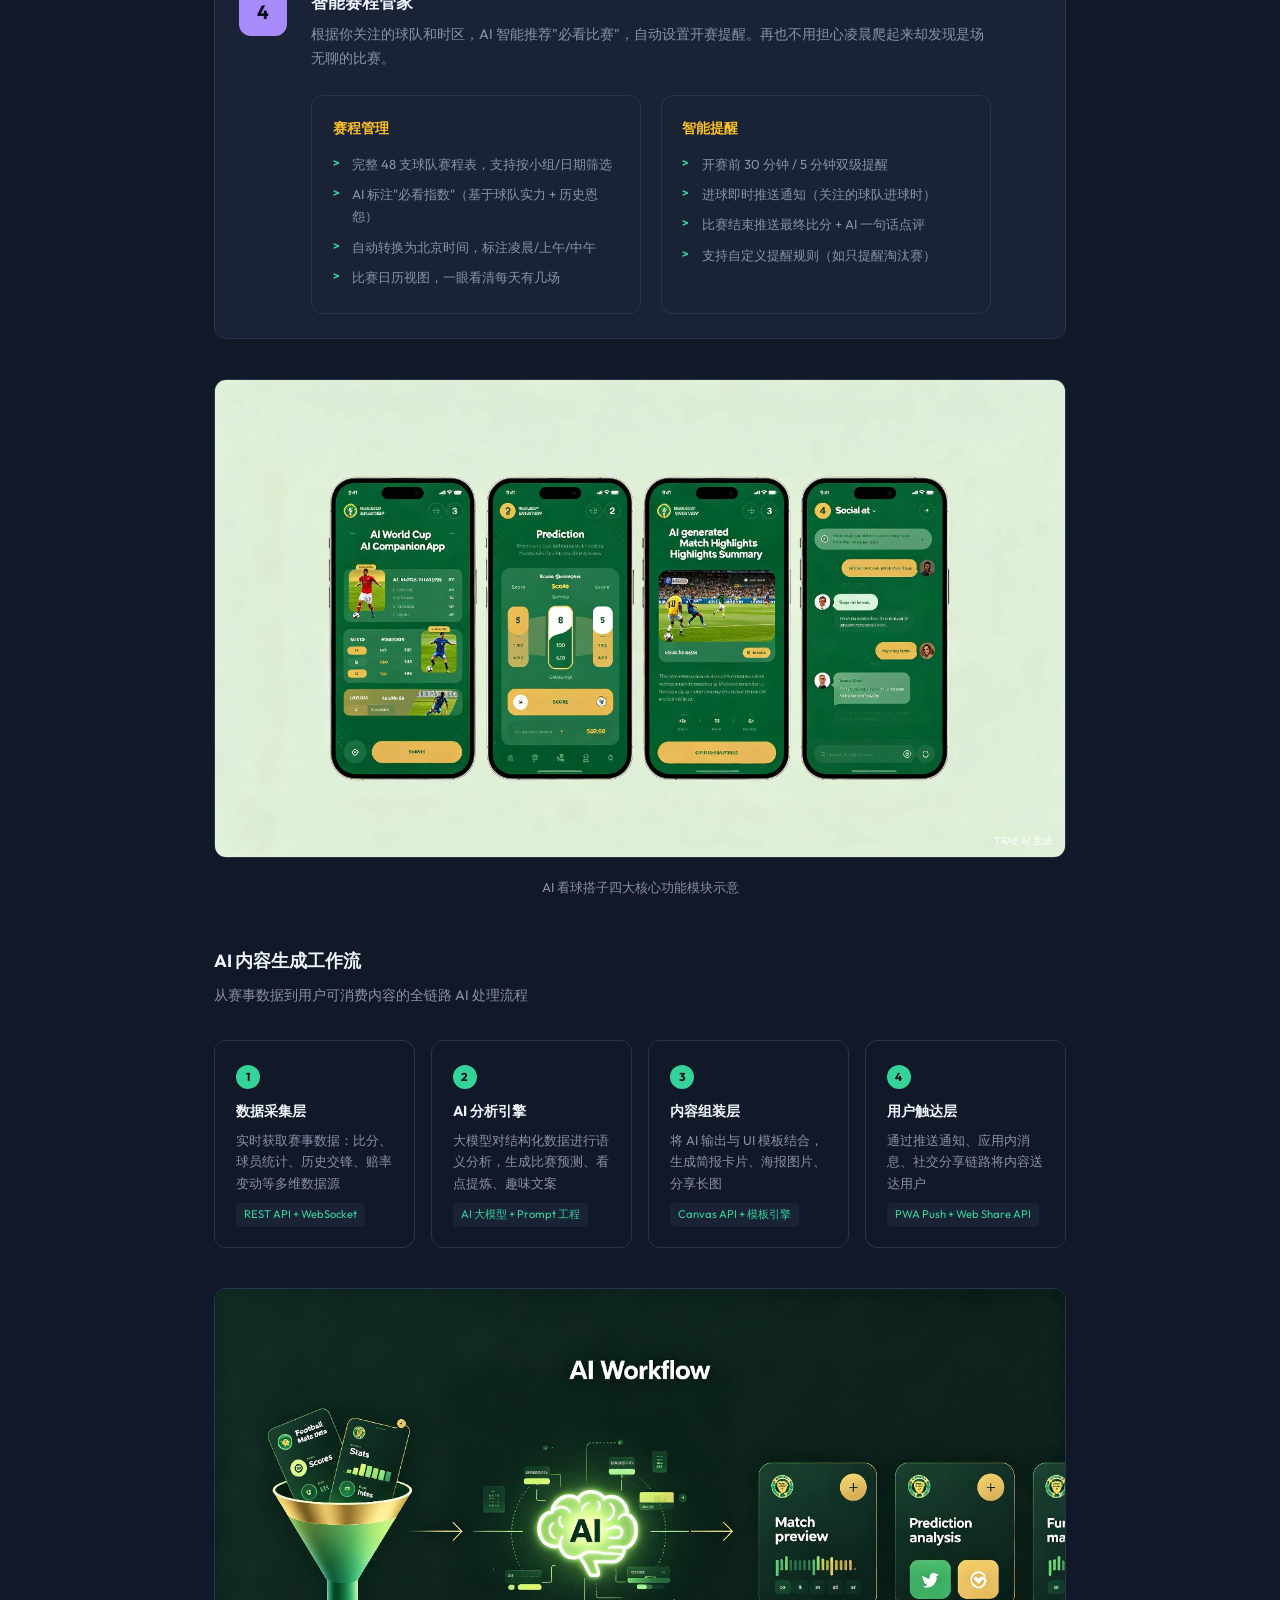
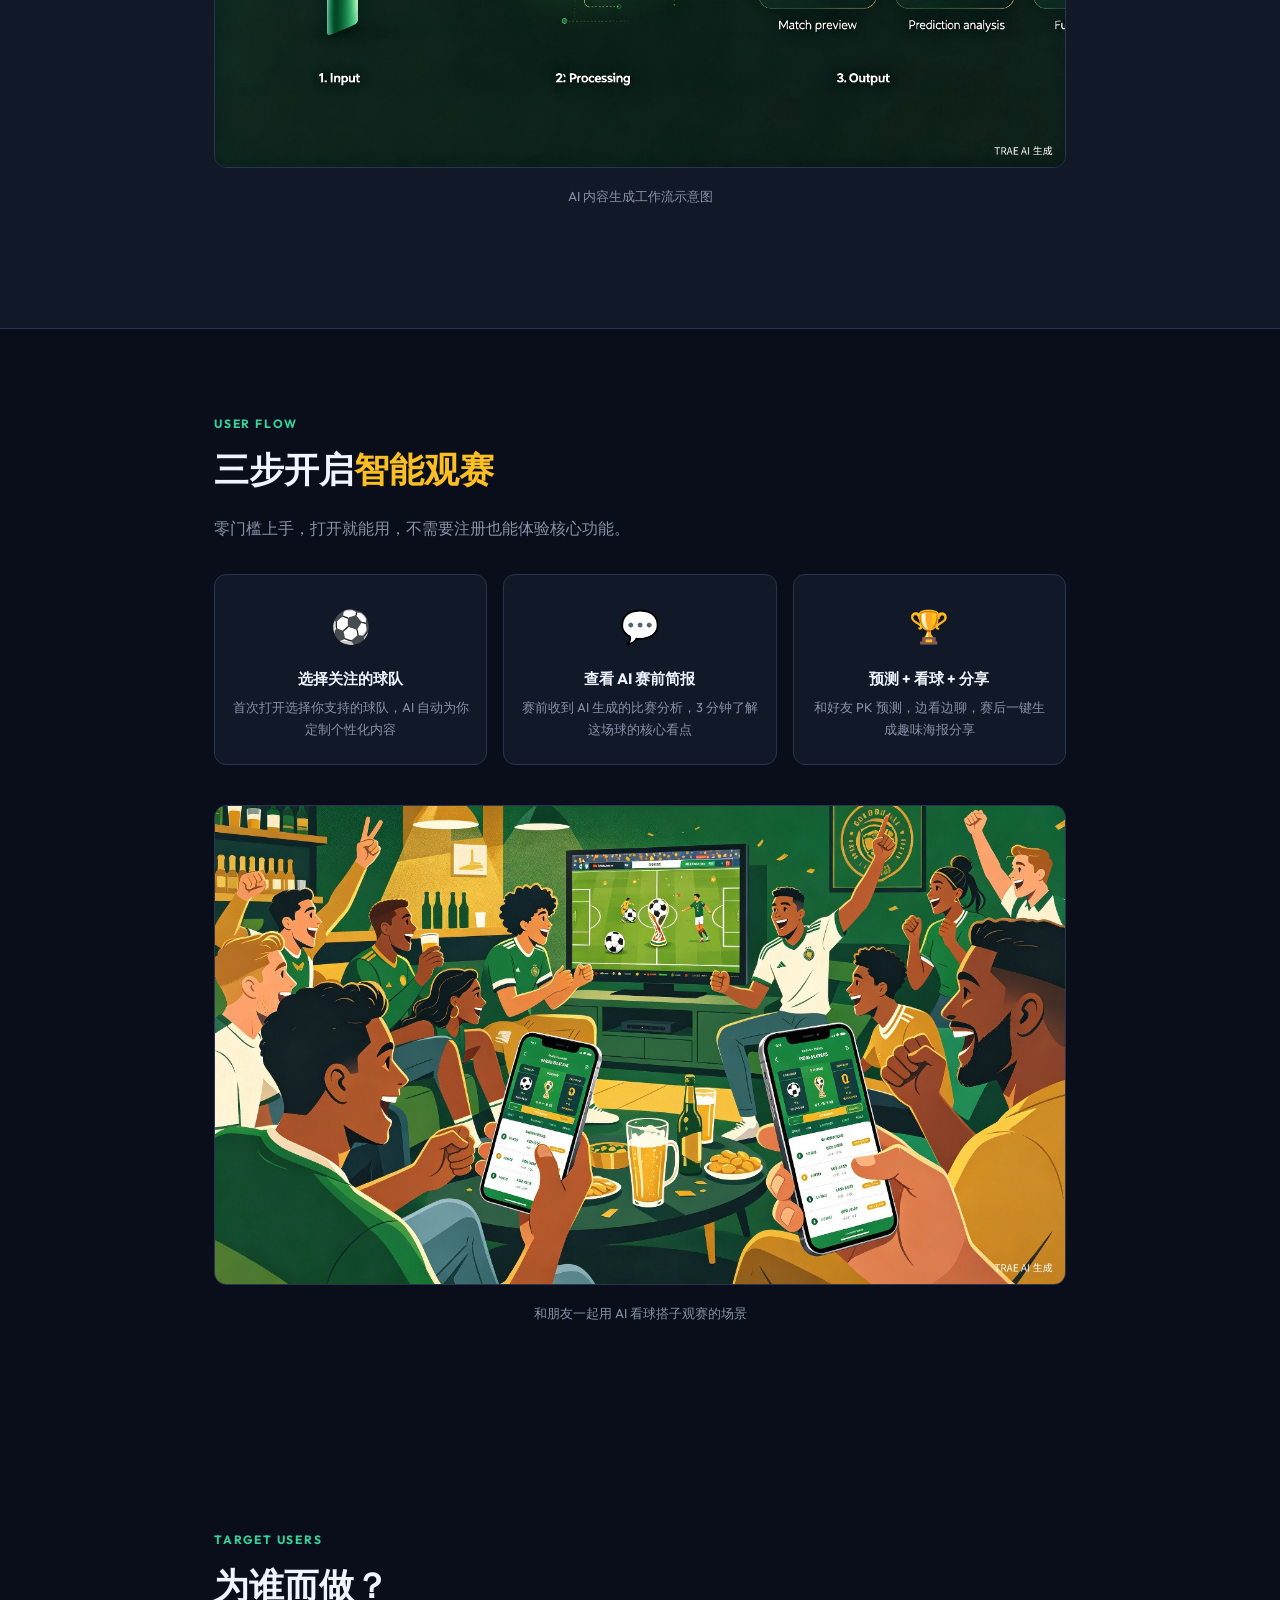
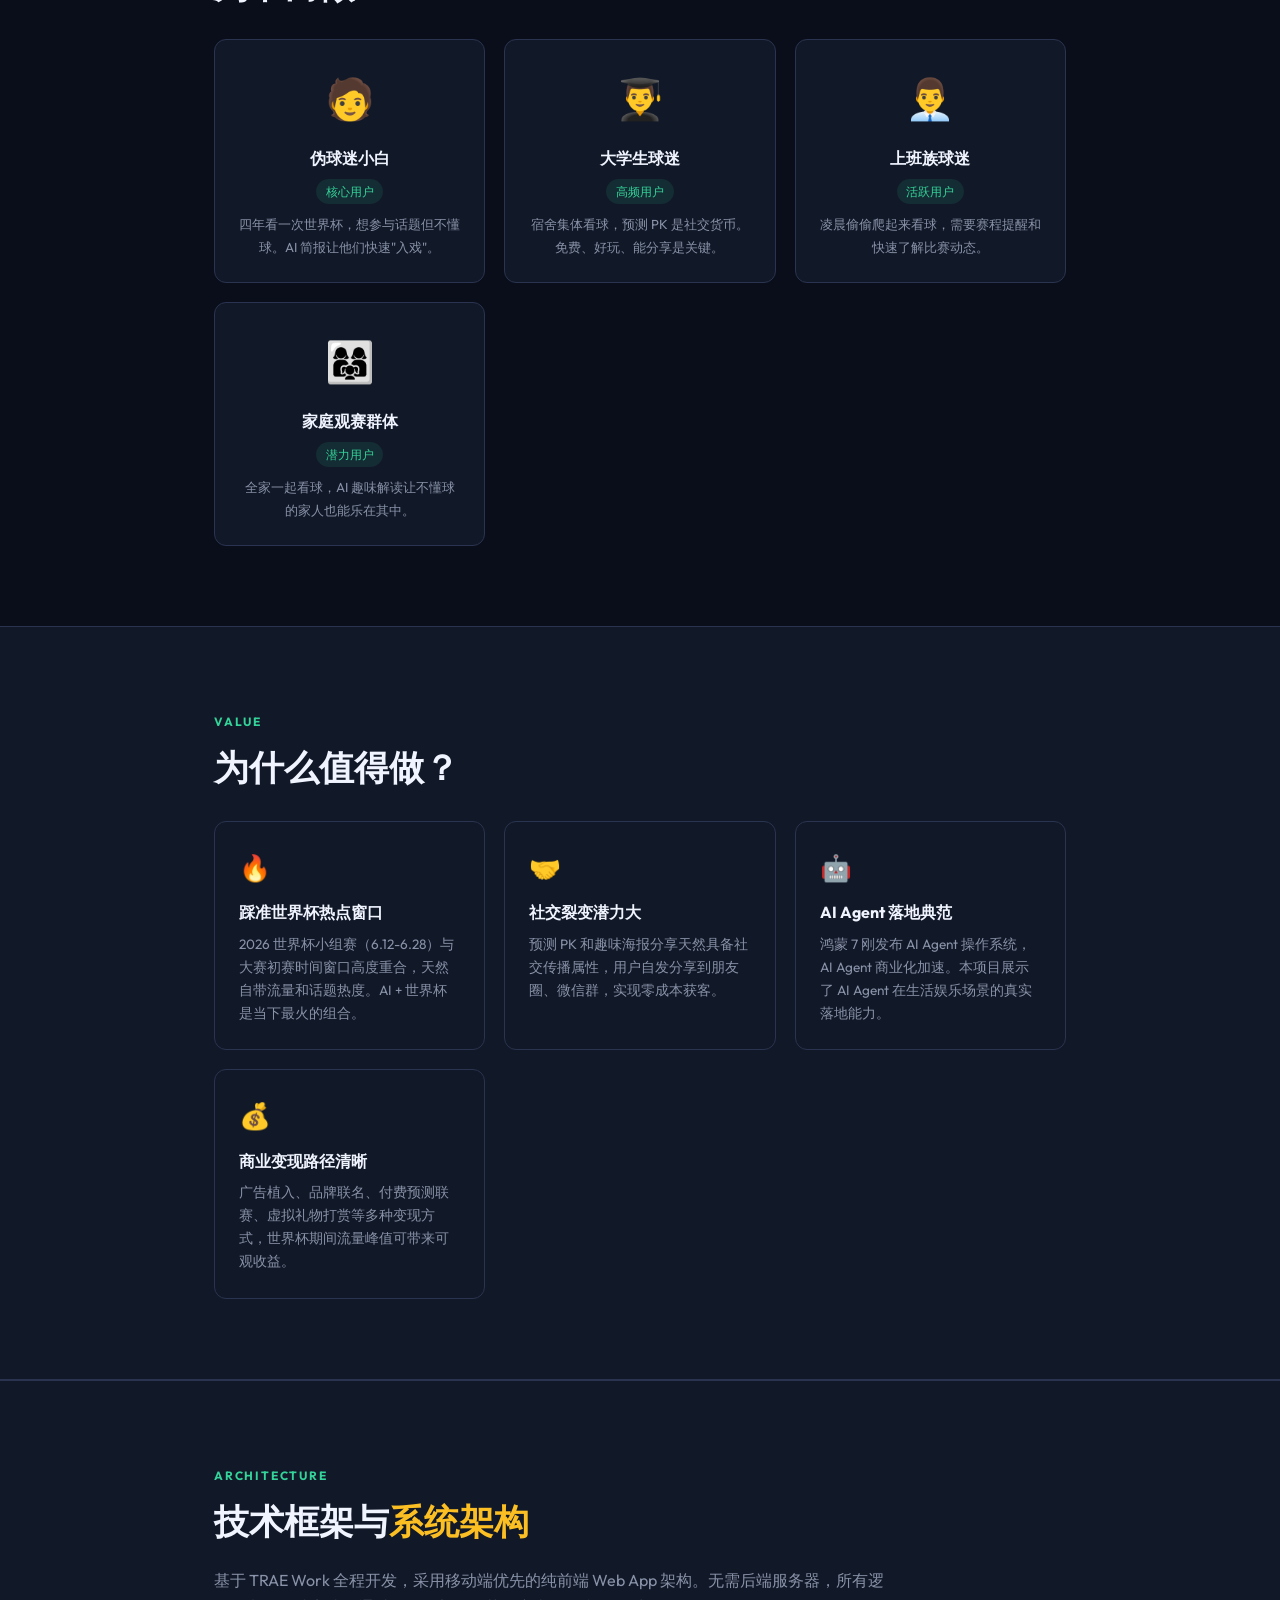
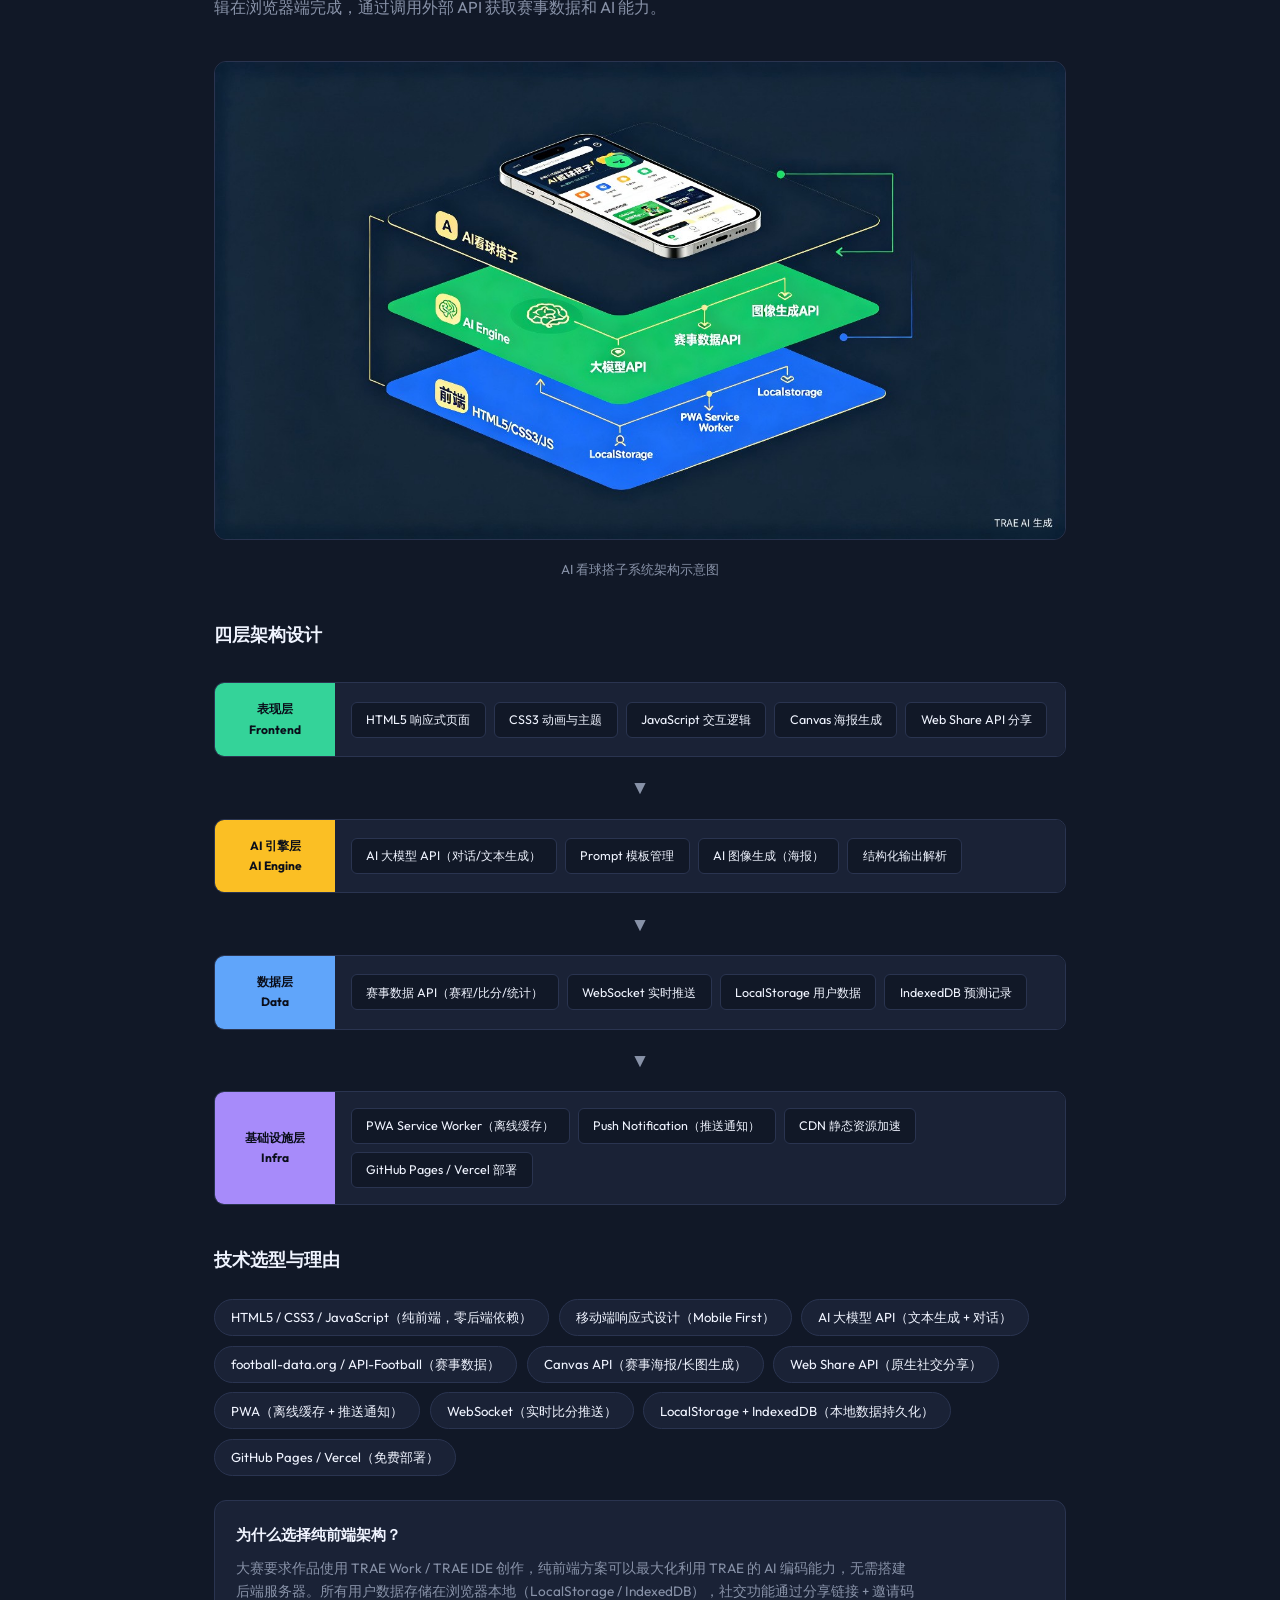
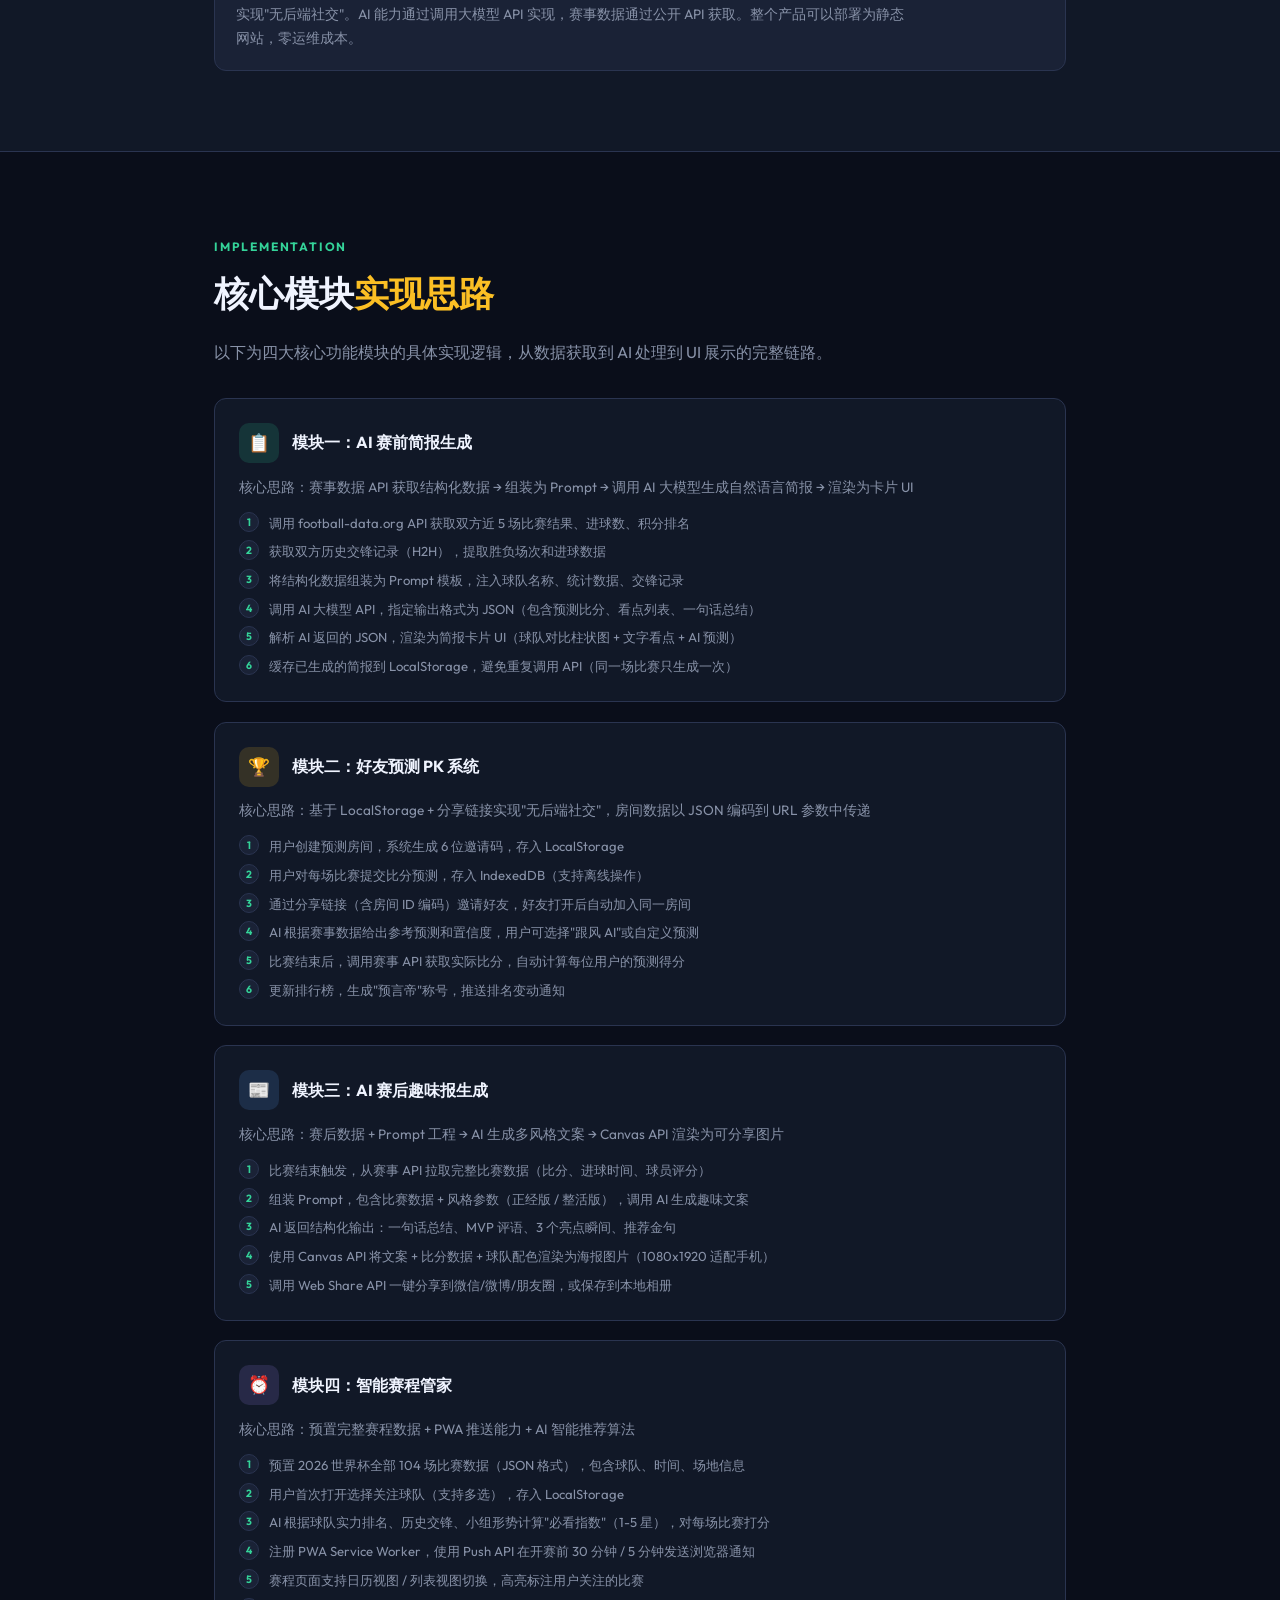
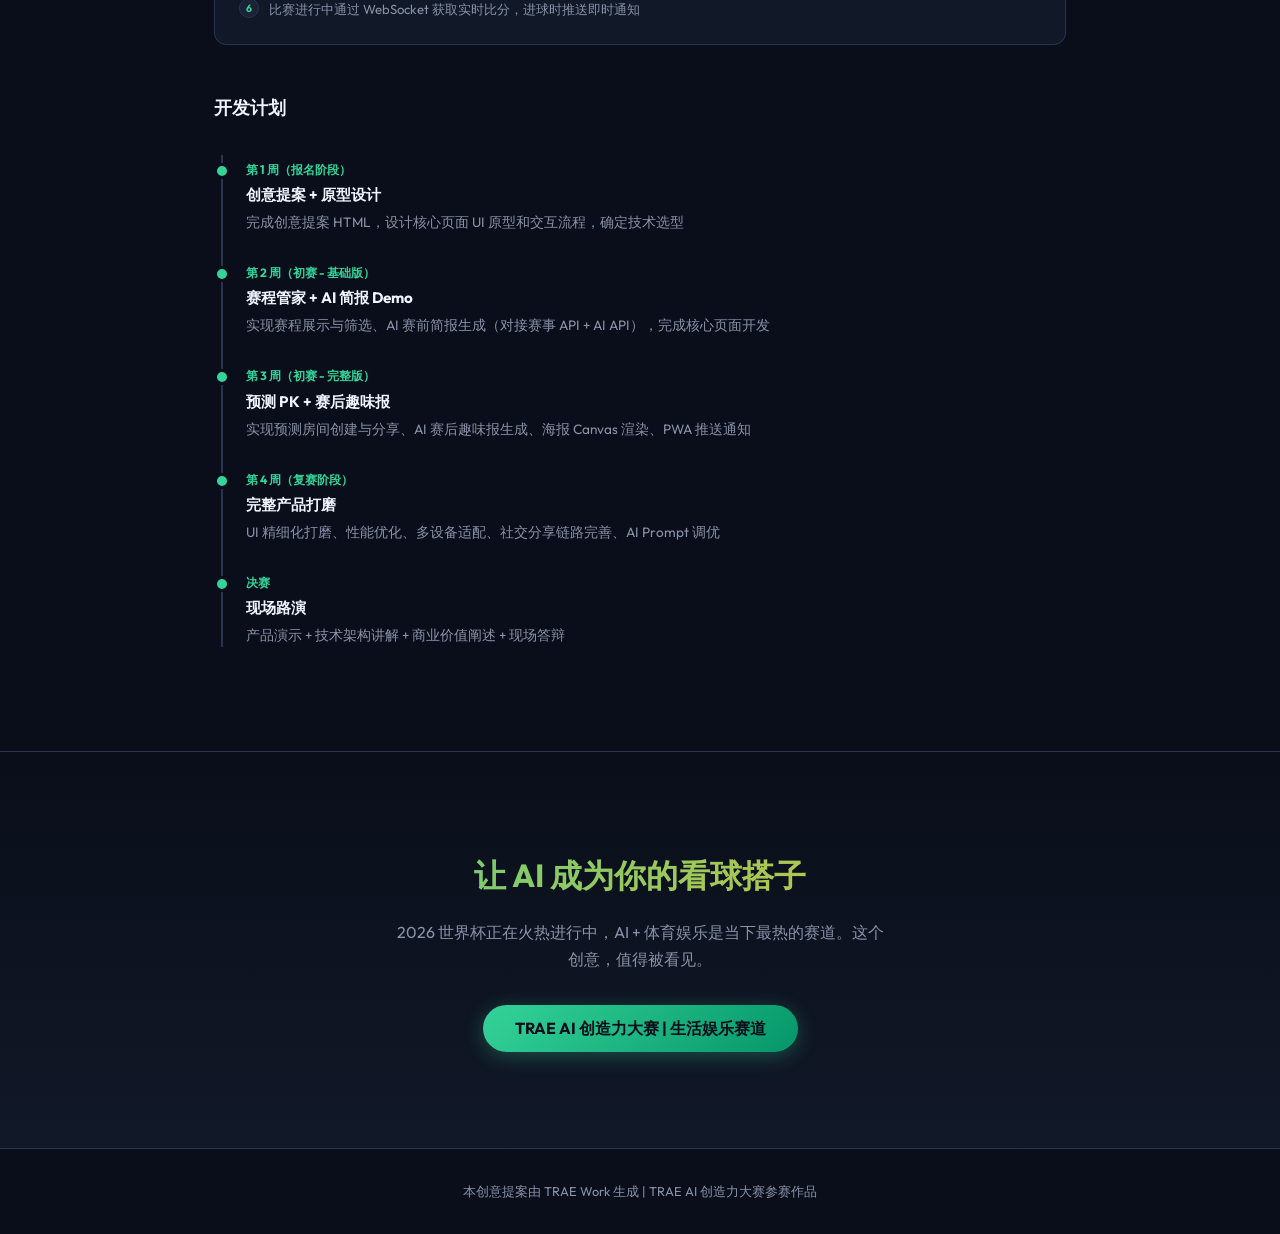
<file: worldcup-ai-buddy.html>
<!-- Generated by Trae Work -->
<!DOCTYPE html>
<html lang="zh-CN">
<head>
  <meta charset="UTF-8">
  <meta name="viewport" content="width=device-width, initial-scale=1.0">
  <title>AI 看球搭子 - 2026世界杯智能观赛助手 | 创意提案</title>

  <style>
    @font-face {
      font-family: 'Outfit';
      src: url('./_shared/fonts/Outfit-Regular.ttf') format('truetype');
      font-weight: 400;
    }
    @font-face {
      font-family: 'Outfit';
      src: url('./_shared/fonts/Outfit-Bold.ttf') format('truetype');
      font-weight: 700;
    }
  </style>

  <style>
    :root {
      --bg: #0a0e1a;
      --bg2: #111827;
      --bg3: #1a2236;
      --ink: #f0f4ff;
      --muted: #8892a8;
      --rule: #2a3450;
      --accent: #34d399;
      --accent2: #fbbf24;
      --accent3: #60a5fa;
      --font: 'Outfit', -apple-system, 'Noto Sans CJK SC', 'PingFang SC', 'Microsoft YaHei', sans-serif;
      --max: 900px;
    }

    *, *::before, *::after { box-sizing: border-box; margin: 0; padding: 0; }
    html { font-size: 16px; scroll-behavior: smooth; }
    body {
      font-family: var(--font);
      color: var(--ink);
      background: var(--bg);
      line-height: 1.7;
      padding: 0;
      overflow-x: hidden;
    }

    /* === Hero Section === */
    .hero {
      position: relative;
      min-height: 100vh;
      display: flex;
      flex-direction: column;
      align-items: center;
      justify-content: center;
      text-align: center;
      padding: 4rem 1.5rem;
      overflow: hidden;
    }
    .hero::before {
      content: '';
      position: absolute;
      top: -50%;
      left: -50%;
      width: 200%;
      height: 200%;
      background: radial-gradient(ellipse at 30% 20%, rgba(52, 211, 153, 0.12) 0%, transparent 50%),
                  radial-gradient(ellipse at 70% 80%, rgba(251, 191, 36, 0.08) 0%, transparent 50%),
                  radial-gradient(ellipse at 50% 50%, rgba(96, 165, 250, 0.06) 0%, transparent 60%);
      animation: heroGlow 8s ease-in-out infinite alternate;
    }
    @keyframes heroGlow {
      0% { transform: translate(0, 0) scale(1); }
      100% { transform: translate(-2%, 2%) scale(1.05); }
    }
    .hero-content { position: relative; z-index: 1; max-width: 800px; }
    .hero-badge {
      display: inline-block;
      padding: 0.4rem 1.2rem;
      border: 1px solid var(--accent);
      border-radius: 100px;
      font-size: 0.8rem;
      color: var(--accent);
      letter-spacing: 0.1em;
      text-transform: uppercase;
      margin-bottom: 1.5rem;
      background: rgba(52, 211, 153, 0.08);
    }
    .hero h1 {
      font-size: clamp(2.5rem, 6vw, 4rem);
      font-weight: 700;
      line-height: 1.15;
      margin-bottom: 0.5rem;
      background: linear-gradient(135deg, var(--accent), var(--accent2));
      -webkit-background-clip: text;
      -webkit-text-fill-color: transparent;
      background-clip: text;
    }
    .hero-subtitle {
      font-size: clamp(1.1rem, 2.5vw, 1.4rem);
      color: var(--muted);
      margin-bottom: 2rem;
      font-weight: 400;
    }
    .hero-subtitle strong {
      color: var(--ink);
    }
    .hero-img {
      width: 100%;
      max-width: 700px;
      border-radius: 16px;
      margin-top: 2rem;
      border: 1px solid var(--rule);
      box-shadow: 0 20px 60px rgba(0,0,0,0.4);
    }

    /* === Section Styles === */
    .section {
      max-width: var(--max);
      margin: 0 auto;
      padding: 5rem 1.5rem;
    }
    .section-label {
      display: inline-block;
      font-size: 0.75rem;
      color: var(--accent);
      text-transform: uppercase;
      letter-spacing: 0.15em;
      margin-bottom: 0.8rem;
      font-weight: 700;
    }
    .section h2 {
      font-size: clamp(1.6rem, 3.5vw, 2.2rem);
      font-weight: 700;
      margin-bottom: 1.5rem;
      line-height: 1.25;
    }
    .section h2 .highlight {
      color: var(--accent2);
    }
    .section p {
      color: var(--muted);
      font-size: 1rem;
      margin-bottom: 1rem;
      max-width: 680px;
    }

    /* === Problem Section === */
    .problem-grid {
      display: grid;
      grid-template-columns: repeat(auto-fit, minmax(250px, 1fr));
      gap: 1.2rem;
      margin-top: 2rem;
    }
    .problem-card {
      background: var(--bg2);
      border: 1px solid var(--rule);
      border-radius: 12px;
      padding: 1.5rem;
      transition: transform 0.2s, border-color 0.2s;
    }
    .problem-card:hover {
      transform: translateY(-3px);
      border-color: var(--accent);
    }
    .problem-card .icon {
      font-size: 1.8rem;
      margin-bottom: 0.8rem;
    }
    .problem-card h3 {
      font-size: 1rem;
      font-weight: 700;
      margin-bottom: 0.5rem;
      color: var(--ink);
    }
    .problem-card p {
      font-size: 0.88rem;
      color: var(--muted);
      margin-bottom: 0;
    }

    /* === Solution / Features === */
    .features-section {
      background: var(--bg2);
      border-top: 1px solid var(--rule);
      border-bottom: 1px solid var(--rule);
    }
    .features-section .section {
      max-width: var(--max);
    }
    .feature-list {
      display: flex;
      flex-direction: column;
      gap: 2rem;
      margin-top: 2rem;
    }
    .feature-item {
      display: flex;
      gap: 1.5rem;
      align-items: flex-start;
      padding: 1.5rem;
      background: var(--bg3);
      border-radius: 12px;
      border: 1px solid var(--rule);
      transition: border-color 0.2s;
    }
    .feature-item:hover {
      border-color: var(--accent);
    }
    .feature-num {
      flex-shrink: 0;
      width: 48px;
      height: 48px;
      border-radius: 12px;
      display: flex;
      align-items: center;
      justify-content: center;
      font-size: 1.2rem;
      font-weight: 700;
      color: var(--bg);
    }
    .feature-num.green { background: var(--accent); }
    .feature-num.gold { background: var(--accent2); }
    .feature-num.blue { background: var(--accent3); }
    .feature-num.purple { background: #a78bfa; }
    .feature-text h3 {
      font-size: 1.05rem;
      font-weight: 700;
      margin-bottom: 0.4rem;
      color: var(--ink);
    }
    .feature-text p {
      font-size: 0.88rem;
      color: var(--muted);
      margin-bottom: 0;
    }

    /* === Image Section === */
    .img-showcase {
      margin: 2.5rem 0;
    }
    .img-showcase img {
      width: 100%;
      border-radius: 12px;
      border: 1px solid var(--rule);
    }
    .img-showcase figcaption {
      text-align: center;
      font-size: 0.82rem;
      color: var(--muted);
      margin-top: 0.6rem;
    }

    /* === User Flow === */
    .flow-steps {
      display: grid;
      grid-template-columns: repeat(auto-fit, minmax(180px, 1fr));
      gap: 1rem;
      margin-top: 2rem;
    }
    .flow-step {
      text-align: center;
      padding: 1.5rem 1rem;
      background: var(--bg2);
      border: 1px solid var(--rule);
      border-radius: 12px;
      position: relative;
    }
    .flow-step .step-icon {
      font-size: 2rem;
      margin-bottom: 0.8rem;
    }
    .flow-step h4 {
      font-size: 0.95rem;
      font-weight: 700;
      color: var(--ink);
      margin-bottom: 0.3rem;
    }
    .flow-step p {
      font-size: 0.8rem;
      color: var(--muted);
      margin-bottom: 0;
    }
    .flow-arrow {
      display: none;
    }

    /* === Target Users === */
    .user-personas {
      display: grid;
      grid-template-columns: repeat(auto-fit, minmax(220px, 1fr));
      gap: 1.2rem;
      margin-top: 2rem;
    }
    .persona-card {
      background: var(--bg2);
      border: 1px solid var(--rule);
      border-radius: 12px;
      padding: 1.5rem;
      text-align: center;
    }
    .persona-avatar {
      font-size: 2.5rem;
      margin-bottom: 0.8rem;
    }
    .persona-card h4 {
      font-size: 1rem;
      font-weight: 700;
      color: var(--ink);
      margin-bottom: 0.3rem;
    }
    .persona-card .persona-tag {
      display: inline-block;
      font-size: 0.72rem;
      color: var(--accent);
      background: rgba(52, 211, 153, 0.1);
      padding: 0.15rem 0.6rem;
      border-radius: 100px;
      margin-bottom: 0.6rem;
    }
    .persona-card p {
      font-size: 0.82rem;
      color: var(--muted);
      margin-bottom: 0;
    }

    /* === Value Section === */
    .value-grid {
      display: grid;
      grid-template-columns: repeat(auto-fit, minmax(260px, 1fr));
      gap: 1.2rem;
      margin-top: 2rem;
    }
    .value-card {
      background: var(--bg2);
      border: 1px solid var(--rule);
      border-radius: 12px;
      padding: 1.5rem;
    }
    .value-card .value-icon {
      font-size: 1.6rem;
      margin-bottom: 0.6rem;
    }
    .value-card h4 {
      font-size: 1rem;
      font-weight: 700;
      color: var(--ink);
      margin-bottom: 0.4rem;
    }
    .value-card p {
      font-size: 0.85rem;
      color: var(--muted);
      margin-bottom: 0;
    }

    /* === Tech Stack === */
    .tech-tags {
      display: flex;
      flex-wrap: wrap;
      gap: 0.6rem;
      margin-top: 1.5rem;
    }
    .tech-tag {
      padding: 0.4rem 1rem;
      background: var(--bg3);
      border: 1px solid var(--rule);
      border-radius: 100px;
      font-size: 0.82rem;
      color: var(--ink);
      transition: border-color 0.2s;
    }
    .tech-tag:hover {
      border-color: var(--accent);
    }

    /* === Timeline === */
    .timeline {
      margin-top: 2rem;
      position: relative;
      padding-left: 2rem;
    }
    .timeline::before {
      content: '';
      position: absolute;
      left: 7px;
      top: 0;
      bottom: 0;
      width: 2px;
      background: var(--rule);
    }
    .timeline-item {
      position: relative;
      margin-bottom: 1.5rem;
    }
    .timeline-item::before {
      content: '';
      position: absolute;
      left: -2rem;
      top: 0.5rem;
      width: 16px;
      height: 16px;
      border-radius: 50%;
      background: var(--accent);
      border: 3px solid var(--bg);
    }
    .timeline-item h4 {
      font-size: 0.95rem;
      font-weight: 700;
      color: var(--ink);
      margin-bottom: 0.2rem;
    }
    .timeline-item p {
      font-size: 0.85rem;
      color: var(--muted);
      margin-bottom: 0;
    }
    .timeline-item .time-label {
      font-size: 0.75rem;
      color: var(--accent);
      font-weight: 700;
    }

    /* === CTA Section === */
    .cta-section {
      text-align: center;
      padding: 6rem 1.5rem;
      background: linear-gradient(180deg, var(--bg) 0%, var(--bg2) 100%);
      border-top: 1px solid var(--rule);
    }
    .cta-section h2 {
      font-size: clamp(1.5rem, 3vw, 2rem);
      font-weight: 700;
      margin-bottom: 1rem;
      background: linear-gradient(135deg, var(--accent), var(--accent2));
      -webkit-background-clip: text;
      -webkit-text-fill-color: transparent;
      background-clip: text;
    }
    .cta-section p {
      color: var(--muted);
      max-width: 500px;
      margin: 0 auto 2rem;
    }
    .cta-badge {
      display: inline-block;
      padding: 0.6rem 2rem;
      background: linear-gradient(135deg, var(--accent), #059669);
      color: var(--bg);
      font-weight: 700;
      font-size: 1rem;
      border-radius: 100px;
      text-decoration: none;
      box-shadow: 0 4px 20px rgba(52, 211, 153, 0.3);
    }

    /* === Footer === */
    footer {
      text-align: center;
      padding: 2rem 1.5rem;
      border-top: 1px solid var(--rule);
      color: var(--muted);
      font-size: 0.8rem;
    }

    /* === Feature Detail Cards === */
    .feature-detail-grid {
      display: grid;
      grid-template-columns: repeat(auto-fit, minmax(280px, 1fr));
      gap: 1.2rem;
      margin-top: 1.5rem;
    }
    .feature-detail-card {
      background: var(--bg3);
      border: 1px solid var(--rule);
      border-radius: 12px;
      padding: 1.3rem;
    }
    .feature-detail-card h4 {
      font-size: 0.88rem;
      font-weight: 700;
      color: var(--accent2);
      margin-bottom: 0.5rem;
    }
    .feature-detail-card ul {
      list-style: none;
      padding: 0;
    }
    .feature-detail-card li {
      font-size: 0.82rem;
      color: var(--muted);
      padding: 0.25rem 0;
      padding-left: 1.2rem;
      position: relative;
    }
    .feature-detail-card li::before {
      content: '>';
      position: absolute;
      left: 0;
      color: var(--accent);
      font-weight: 700;
      font-size: 0.75rem;
    }

    /* === Architecture Diagram === */
    .arch-layers {
      display: flex;
      flex-direction: column;
      gap: 0.6rem;
      margin-top: 2rem;
    }
    .arch-layer {
      display: flex;
      align-items: stretch;
      gap: 0;
      border-radius: 10px;
      overflow: hidden;
      border: 1px solid var(--rule);
    }
    .arch-layer-label {
      flex-shrink: 0;
      width: 120px;
      display: flex;
      flex-direction: column;
      align-items: center;
      justify-content: center;
      padding: 1rem 0.8rem;
      text-align: center;
      font-size: 0.75rem;
      font-weight: 700;
      color: var(--bg);
    }
    .arch-layer-label.frontend { background: var(--accent); }
    .arch-layer-label.ai { background: var(--accent2); }
    .arch-layer-label.data { background: var(--accent3); }
    .arch-layer-label.infra { background: #a78bfa; }
    .arch-layer-content {
      flex: 1;
      display: flex;
      flex-wrap: wrap;
      gap: 0.5rem;
      padding: 1rem;
      background: var(--bg3);
      align-items: center;
    }
    .arch-block {
      padding: 0.4rem 0.9rem;
      background: var(--bg2);
      border: 1px solid var(--rule);
      border-radius: 6px;
      font-size: 0.78rem;
      color: var(--ink);
      white-space: nowrap;
    }
    .arch-arrow {
      text-align: center;
      padding: 0.3rem 0;
      color: var(--muted);
      font-size: 1.2rem;
    }

    /* === Data Flow === */
    .dataflow {
      display: grid;
      grid-template-columns: repeat(auto-fit, minmax(200px, 1fr));
      gap: 1rem;
      margin-top: 2rem;
    }
    .dataflow-card {
      background: var(--bg2);
      border: 1px solid var(--rule);
      border-radius: 12px;
      padding: 1.3rem;
      position: relative;
    }
    .dataflow-card .df-step {
      display: inline-block;
      width: 24px;
      height: 24px;
      line-height: 24px;
      text-align: center;
      border-radius: 50%;
      background: var(--accent);
      color: var(--bg);
      font-size: 0.72rem;
      font-weight: 700;
      margin-bottom: 0.6rem;
    }
    .dataflow-card h4 {
      font-size: 0.9rem;
      font-weight: 700;
      color: var(--ink);
      margin-bottom: 0.4rem;
    }
    .dataflow-card p {
      font-size: 0.8rem;
      color: var(--muted);
      margin-bottom: 0;
    }
    .dataflow-card .df-tech {
      display: inline-block;
      margin-top: 0.5rem;
      padding: 0.15rem 0.5rem;
      background: var(--bg3);
      border-radius: 4px;
      font-size: 0.7rem;
      color: var(--accent);
    }

    /* === Implementation Module === */
    .impl-modules {
      display: flex;
      flex-direction: column;
      gap: 1.2rem;
      margin-top: 2rem;
    }
    .impl-module {
      background: var(--bg2);
      border: 1px solid var(--rule);
      border-radius: 12px;
      padding: 1.5rem;
      transition: border-color 0.2s;
    }
    .impl-module:hover {
      border-color: var(--accent);
    }
    .impl-module-header {
      display: flex;
      align-items: center;
      gap: 0.8rem;
      margin-bottom: 0.8rem;
    }
    .impl-module-icon {
      width: 40px;
      height: 40px;
      border-radius: 10px;
      display: flex;
      align-items: center;
      justify-content: center;
      font-size: 1.1rem;
      flex-shrink: 0;
    }
    .impl-module-icon.green { background: rgba(52, 211, 153, 0.15); }
    .impl-module-icon.gold { background: rgba(251, 191, 36, 0.15); }
    .impl-module-icon.blue { background: rgba(96, 165, 250, 0.15); }
    .impl-module-icon.purple { background: rgba(167, 139, 250, 0.15); }
    .impl-module h3 {
      font-size: 1rem;
      font-weight: 700;
      color: var(--ink);
      margin-bottom: 0;
    }
    .impl-module .impl-desc {
      font-size: 0.85rem;
      color: var(--muted);
      margin-bottom: 0.8rem;
    }
    .impl-steps {
      display: flex;
      flex-direction: column;
      gap: 0.4rem;
    }
    .impl-step {
      display: flex;
      gap: 0.6rem;
      align-items: flex-start;
      font-size: 0.82rem;
      color: var(--muted);
    }
    .impl-step .step-num {
      flex-shrink: 0;
      width: 20px;
      height: 20px;
      line-height: 20px;
      text-align: center;
      border-radius: 50%;
      background: var(--bg3);
      border: 1px solid var(--rule);
      font-size: 0.65rem;
      font-weight: 700;
      color: var(--accent);
    }

    /* === Responsive additions === */
    @media (max-width: 600px) {
      .arch-layer { flex-direction: column; }
      .arch-layer-label { width: 100%; padding: 0.6rem; }
      .arch-layer-content { padding: 0.8rem; }
      .feature-detail-grid { grid-template-columns: 1fr; }
    }
  </style>
</head>
<body>

  <!-- ===== HERO ===== -->
  <section class="hero">
    <div class="hero-content">
      <div class="hero-badge">TRAE AI 创造力大赛 | 生活娱乐赛道</div>
      <h1>AI 看球搭子</h1>
      <p class="hero-subtitle">2026 世界杯智能观赛助手 &mdash; 你的 <strong>AI 球迷好友</strong>，让每一场比赛都更有趣</p>
      <img class="hero-img" src="assets/hero_worldcup_1280x720.jpg" alt="AI看球搭子概念图">
    </div>
  </section>

  <!-- ===== 痛点分析 ===== -->
  <section class="section">
    <span class="section-label">Problem</span>
    <h2>世界杯观赛，<span class="highlight">为什么总少点什么？</span></h2>
    <p>2026 美加墨世界杯正在火热进行中，小组赛从 6 月 12 日持续到 6 月 28 日，每天凌晨到中午都有比赛。但普通球迷的观赛体验，真的够好吗？</p>
    <div class="problem-grid">
      <div class="problem-card">
        <div class="icon">&#x26A0;&#xFE0F;</div>
        <h3>信息过载，看不懂</h3>
        <p>32 支球队、72 场小组赛，数据满天飞。普通球迷只想知道"这场谁赢面大"，却要在各平台翻半天。</p>
      </div>
      <div class="problem-card">
        <div class="icon">&#x1F614;</div>
        <h3>一个人看球没氛围</h3>
        <p>凌晨 3 点爬起来看球，朋友圈没人在线，想吐槽找不到人，赢了没人分享，输了没人安慰。</p>
      </div>
      <div class="problem-card">
        <div class="icon">&#x1F465;</div>
        <h3>竞猜门槛太高</h3>
        <p>传统足球竞猜要么太专业要么太简单，缺乏"和朋友轻松 PK"的中间地带，小白球迷参与不进来。</p>
      </div>
      <div class="problem-card">
        <div class="icon">&#x1F4F1;</div>
        <h3>赛后内容太枯燥</h3>
        <p>看完比赛想看点有趣的复盘，但只有干巴巴的数据统计和官方战报，缺少 AI 生成的趣味解读。</p>
      </div>
    </div>
  </section>

  <!-- ===== 解决方案 ===== -->
  <div class="features-section">
    <section class="section">
      <span class="section-label">Solution</span>
      <h2>AI 看球搭子，<span class="highlight">四大核心功能</span></h2>
      <p>一款面向移动端的 AI 驱动观赛伴侣，用 AI 让看球从"一个人默默看"变成"和懂球的朋友一起嗨"。产品采用"AI Agent + 社交互动"双引擎架构，围绕世界杯观赛全链路（赛前-赛中-赛后）设计功能闭环。</p>

      <div class="feature-list">
        <div class="feature-item">
          <div class="feature-num green">1</div>
          <div class="feature-text">
            <h3>AI 赛前情报局</h3>
            <p>每场比赛前，AI 自动生成"3 分钟看懂这场球"的智能简报。不需要你是足球专家，AI 帮你秒变"懂球帝"。</p>
            <div class="feature-detail-grid">
              <div class="feature-detail-card">
                <h4>智能简报生成</h4>
                <ul>
                  <li>双方近 5 场战绩与走势分析</li>
                  <li>关键球员对决数据对比（进球/助攻/传球成功率）</li>
                  <li>历史交锋记录与胜负概率</li>
                  <li>AI 用大白话总结"这场看什么"</li>
                </ul>
              </div>
              <div class="feature-detail-card">
                <h4>个性化推荐</h4>
                <ul>
                  <li>根据用户关注球队智能筛选必看比赛</li>
                  <li>按北京时间自动排序，标注凌晨场次</li>
                  <li>支持设置"只看我关注的球队"模式</li>
                  <li>赛前 30 分钟推送简报到手机</li>
                </ul>
              </div>
            </div>
          </div>
        </div>
        <div class="feature-item">
          <div class="feature-num gold">2</div>
          <div class="feature-text">
            <h3>好友预测 PK</h3>
            <p>赛前邀请好友一起预测比分，AI 给出参考预测和赔率分析。支持创建私人房间，和同事、同学、球友来一场轻松的预测竞赛。</p>
            <div class="feature-detail-grid">
              <div class="feature-detail-card">
                <h4>预测玩法</h4>
                <ul>
                  <li>预测比分（如法国 2:1 塞内加尔）</li>
                  <li>预测进球数、上半场比分等细分玩法</li>
                  <li>AI 给出参考预测 + 置信度分析</li>
                  <li>支持"跟风 AI"一键采用 AI 推荐</li>
                </ul>
              </div>
              <div class="feature-detail-card">
                <h4>社交竞赛</h4>
                <ul>
                  <li>创建私人预测房间，邀请码加入</li>
                  <li>实时排行榜：积分、准确率、连胜</li>
                  <li>每轮结束后自动结算并推送排名</li>
                  <li>"预言帝"称号 + 赛事勋章系统</li>
                </ul>
              </div>
            </div>
          </div>
        </div>
        <div class="feature-item">
          <div class="feature-num blue">3</div>
          <div class="feature-text">
            <h3>AI 赛后趣味报</h3>
            <p>比赛结束后，AI 自动生成趣味战报，用"梗文化"风格解读比赛亮点，一键生成可分享的赛事海报和段子。</p>
            <div class="feature-detail-grid">
              <div class="feature-detail-card">
                <h4>趣味内容生成</h4>
                <ul>
                  <li>"一句话总结这场比赛"梗文自动生成</li>
                  <li>球员表现趣味评级（MVP / 惨案现场 / 惊艳时刻）</li>
                  <li>AI 生成赛事金句和段子</li>
                  <li>支持选择"正经版"和"整活版"两种风格</li>
                </ul>
              </div>
              <div class="feature-detail-card">
                <h4>社交分享</h4>
                <ul>
                  <li>一键生成精美赛事海报（含比分 + AI 评语）</li>
                  <li>长图战报，适配朋友圈 / 微博分享</li>
                  <li>预测结果战绩卡，炫耀你的"预言帝"排名</li>
                  <li>分享链接可邀请好友加入预测房间</li>
                </ul>
              </div>
            </div>
          </div>
        </div>
        <div class="feature-item">
          <div class="feature-num purple">4</div>
          <div class="feature-text">
            <h3>智能赛程管家</h3>
            <p>根据你关注的球队和时区，AI 智能推荐"必看比赛"，自动设置开赛提醒。再也不用担心凌晨爬起来却发现是场无聊的比赛。</p>
            <div class="feature-detail-grid">
              <div class="feature-detail-card">
                <h4>赛程管理</h4>
                <ul>
                  <li>完整 48 支球队赛程表，支持按小组/日期筛选</li>
                  <li>AI 标注"必看指数"（基于球队实力 + 历史恩怨）</li>
                  <li>自动转换为北京时间，标注凌晨/上午/中午</li>
                  <li>比赛日历视图，一眼看清每天有几场</li>
                </ul>
              </div>
              <div class="feature-detail-card">
                <h4>智能提醒</h4>
                <ul>
                  <li>开赛前 30 分钟 / 5 分钟双级提醒</li>
                  <li>进球即时推送通知（关注的球队进球时）</li>
                  <li>比赛结束推送最终比分 + AI 一句话点评</li>
                  <li>支持自定义提醒规则（如只提醒淘汰赛）</li>
                </ul>
              </div>
            </div>
          </div>
        </div>
      </div>

      <figure class="img-showcase">
        <img src="assets/features_overview_1280x720.jpg" alt="四大功能概览">
        <figcaption>AI 看球搭子四大核心功能模块示意</figcaption>
      </figure>

      <!-- AI 工作流 -->
      <div style="margin-top: 3rem;">
        <h3 style="font-size: 1.1rem; margin-bottom: 0.5rem; color: var(--ink);">AI 内容生成工作流</h3>
        <p style="font-size: 0.88rem; color: var(--muted); margin-bottom: 1rem;">从赛事数据到用户可消费内容的全链路 AI 处理流程</p>
        <div class="dataflow">
          <div class="dataflow-card">
            <div class="df-step">1</div>
            <h4>数据采集层</h4>
            <p>实时获取赛事数据：比分、球员统计、历史交锋、赔率变动等多维数据源</p>
            <span class="df-tech">REST API + WebSocket</span>
          </div>
          <div class="dataflow-card">
            <div class="df-step">2</div>
            <h4>AI 分析引擎</h4>
            <p>大模型对结构化数据进行语义分析，生成比赛预测、看点提炼、趣味文案</p>
            <span class="df-tech">AI 大模型 + Prompt 工程</span>
          </div>
          <div class="dataflow-card">
            <div class="df-step">3</div>
            <h4>内容组装层</h4>
            <p>将 AI 输出与 UI 模板结合，生成简报卡片、海报图片、分享长图</p>
            <span class="df-tech">Canvas API + 模板引擎</span>
          </div>
          <div class="dataflow-card">
            <div class="df-step">4</div>
            <h4>用户触达层</h4>
            <p>通过推送通知、应用内消息、社交分享链路将内容送达用户</p>
            <span class="df-tech">PWA Push + Web Share API</span>
          </div>
        </div>
        <figure class="img-showcase">
          <img src="assets/ai_workflow_1280x720.jpg" alt="AI工作流示意">
          <figcaption>AI 内容生成工作流示意图</figcaption>
        </figure>
      </div>
    </section>
  </div>

  <!-- ===== 使用场景 ===== -->
  <section class="section">
    <span class="section-label">User Flow</span>
    <h2>三步开启<span class="highlight">智能观赛</span></h2>
    <p>零门槛上手，打开就能用，不需要注册也能体验核心功能。</p>
    <div class="flow-steps">
      <div class="flow-step">
        <div class="step-icon">&#x26BD;&#xFE0F;</div>
        <h4>选择关注的球队</h4>
        <p>首次打开选择你支持的球队，AI 自动为你定制个性化内容</p>
      </div>
      <div class="flow-step">
        <div class="step-icon">&#x1F4AC;</div>
        <h4>查看 AI 赛前简报</h4>
        <p>赛前收到 AI 生成的比赛分析，3 分钟了解这场球的核心看点</p>
      </div>
      <div class="flow-step">
        <div class="step-icon">&#x1F3C6;</div>
        <h4>预测 + 看球 + 分享</h4>
        <p>和好友 PK 预测，边看边聊，赛后一键生成趣味海报分享</p>
      </div>
    </div>

    <figure class="img-showcase">
      <img src="assets/user_scenario_1280x720.jpg" alt="用户使用场景">
      <figcaption>和朋友一起用 AI 看球搭子观赛的场景</figcaption>
    </figure>
  </section>

  <!-- ===== 目标用户 ===== -->
  <section class="section">
    <span class="section-label">Target Users</span>
    <h2>为谁而做？</h2>
    <div class="user-personas">
      <div class="persona-card">
        <div class="persona-avatar">&#x1F9D1;</div>
        <h4>伪球迷小白</h4>
        <div class="persona-tag">核心用户</div>
        <p>四年看一次世界杯，想参与话题但不懂球。AI 简报让他们快速"入戏"。</p>
      </div>
      <div class="persona-card">
        <div class="persona-avatar">&#x1F468;&#x200D;&#x1F393;</div>
        <h4>大学生球迷</h4>
        <div class="persona-tag">高频用户</div>
        <p>宿舍集体看球，预测 PK 是社交货币。免费、好玩、能分享是关键。</p>
      </div>
      <div class="persona-card">
        <div class="persona-avatar">&#x1F468;&#x200D;&#x1F4BC;</div>
        <h4>上班族球迷</h4>
        <div class="persona-tag">活跃用户</div>
        <p>凌晨偷偷爬起来看球，需要赛程提醒和快速了解比赛动态。</p>
      </div>
      <div class="persona-card">
        <div class="persona-avatar">&#x1F469;&#x200D;&#x1F469;&#x200D;&#x1F467;</div>
        <h4>家庭观赛群体</h4>
        <div class="persona-tag">潜力用户</div>
        <p>全家一起看球，AI 趣味解读让不懂球的家人也能乐在其中。</p>
      </div>
    </div>
  </section>

  <!-- ===== 价值与意义 ===== -->
  <div class="features-section">
    <section class="section">
      <span class="section-label">Value</span>
      <h2>为什么值得做？</h2>
      <div class="value-grid">
        <div class="value-card">
          <div class="value-icon">&#x1F525;</div>
          <h4>踩准世界杯热点窗口</h4>
          <p>2026 世界杯小组赛（6.12-6.28）与大赛初赛时间窗口高度重合，天然自带流量和话题热度。AI + 世界杯是当下最火的组合。</p>
        </div>
        <div class="value-card">
          <div class="value-icon">&#x1F91D;</div>
          <h4>社交裂变潜力大</h4>
          <p>预测 PK 和趣味海报分享天然具备社交传播属性，用户自发分享到朋友圈、微信群，实现零成本获客。</p>
        </div>
        <div class="value-card">
          <div class="value-icon">&#x1F916;</div>
          <h4>AI Agent 落地典范</h4>
          <p>鸿蒙 7 刚发布 AI Agent 操作系统，AI Agent 商业化加速。本项目展示了 AI Agent 在生活娱乐场景的真实落地能力。</p>
        </div>
        <div class="value-card">
          <div class="value-icon">&#x1F4B0;</div>
          <h4>商业变现路径清晰</h4>
          <p>广告植入、品牌联名、付费预测联赛、虚拟礼物打赏等多种变现方式，世界杯期间流量峰值可带来可观收益。</p>
        </div>
      </div>
    </section>
  </div>

  <!-- ===== 技术框架 ===== -->
  <div class="features-section">
    <section class="section">
      <span class="section-label">Architecture</span>
      <h2>技术框架与<span class="highlight">系统架构</span></h2>
      <p>基于 TRAE Work 全程开发，采用移动端优先的纯前端 Web App 架构。无需后端服务器，所有逻辑在浏览器端完成，通过调用外部 API 获取赛事数据和 AI 能力。</p>

      <!-- 架构图 -->
      <figure class="img-showcase">
        <img src="assets/tech_architecture_1280x720.jpg" alt="技术架构示意">
        <figcaption>AI 看球搭子系统架构示意图</figcaption>
      </figure>

      <!-- 分层架构 -->
      <h3 style="font-size: 1.1rem; margin-bottom: 1rem; color: var(--ink); margin-top: 2.5rem;">四层架构设计</h3>
      <div class="arch-layers">
        <div class="arch-layer">
          <div class="arch-layer-label frontend">表现层<br>Frontend</div>
          <div class="arch-layer-content">
            <span class="arch-block">HTML5 响应式页面</span>
            <span class="arch-block">CSS3 动画与主题</span>
            <span class="arch-block">JavaScript 交互逻辑</span>
            <span class="arch-block">Canvas 海报生成</span>
            <span class="arch-block">Web Share API 分享</span>
          </div>
        </div>
        <div class="arch-arrow">&#x25BC;</div>
        <div class="arch-layer">
          <div class="arch-layer-label ai">AI 引擎层<br>AI Engine</div>
          <div class="arch-layer-content">
            <span class="arch-block">AI 大模型 API（对话/文本生成）</span>
            <span class="arch-block">Prompt 模板管理</span>
            <span class="arch-block">AI 图像生成（海报）</span>
            <span class="arch-block">结构化输出解析</span>
          </div>
        </div>
        <div class="arch-arrow">&#x25BC;</div>
        <div class="arch-layer">
          <div class="arch-layer-label data">数据层<br>Data</div>
          <div class="arch-layer-content">
            <span class="arch-block">赛事数据 API（赛程/比分/统计）</span>
            <span class="arch-block">WebSocket 实时推送</span>
            <span class="arch-block">LocalStorage 用户数据</span>
            <span class="arch-block">IndexedDB 预测记录</span>
          </div>
        </div>
        <div class="arch-arrow">&#x25BC;</div>
        <div class="arch-layer">
          <div class="arch-layer-label infra">基础设施层<br>Infra</div>
          <div class="arch-layer-content">
            <span class="arch-block">PWA Service Worker（离线缓存）</span>
            <span class="arch-block">Push Notification（推送通知）</span>
            <span class="arch-block">CDN 静态资源加速</span>
            <span class="arch-block">GitHub Pages / Vercel 部署</span>
          </div>
        </div>
      </div>

      <!-- 技术选型 -->
      <h3 style="font-size: 1.1rem; margin-bottom: 1rem; color: var(--ink); margin-top: 2.5rem;">技术选型与理由</h3>
      <div class="tech-tags">
        <span class="tech-tag">HTML5 / CSS3 / JavaScript（纯前端，零后端依赖）</span>
        <span class="tech-tag">移动端响应式设计（Mobile First）</span>
        <span class="tech-tag">AI 大模型 API（文本生成 + 对话）</span>
        <span class="tech-tag">football-data.org / API-Football（赛事数据）</span>
        <span class="tech-tag">Canvas API（赛事海报/长图生成）</span>
        <span class="tech-tag">Web Share API（原生社交分享）</span>
        <span class="tech-tag">PWA（离线缓存 + 推送通知）</span>
        <span class="tech-tag">WebSocket（实时比分推送）</span>
        <span class="tech-tag">LocalStorage + IndexedDB（本地数据持久化）</span>
        <span class="tech-tag">GitHub Pages / Vercel（免费部署）</span>
      </div>

      <div style="margin-top: 1.5rem; background: var(--bg3); border: 1px solid var(--rule); border-radius: 12px; padding: 1.3rem;">
        <h4 style="font-size: 0.95rem; color: var(--ink); margin-bottom: 0.6rem;">为什么选择纯前端架构？</h4>
        <p style="font-size: 0.85rem; color: var(--muted); margin-bottom: 0;">
          大赛要求作品使用 TRAE Work / TRAE IDE 创作，纯前端方案可以最大化利用 TRAE 的 AI 编码能力，无需搭建后端服务器。所有用户数据存储在浏览器本地（LocalStorage / IndexedDB），社交功能通过分享链接 + 邀请码实现"无后端社交"。AI 能力通过调用大模型 API 实现，赛事数据通过公开 API 获取。整个产品可以部署为静态网站，零运维成本。
        </p>
      </div>
    </section>
  </div>

  <!-- ===== 实现思路 ===== -->
  <section class="section">
    <span class="section-label">Implementation</span>
    <h2>核心模块<span class="highlight">实现思路</span></h2>
    <p>以下为四大核心功能模块的具体实现逻辑，从数据获取到 AI 处理到 UI 展示的完整链路。</p>

    <div class="impl-modules">
      <!-- 模块1：AI赛前简报 -->
      <div class="impl-module">
        <div class="impl-module-header">
          <div class="impl-module-icon green">&#x1F4CB;</div>
          <h3>模块一：AI 赛前简报生成</h3>
        </div>
        <p class="impl-desc">核心思路：赛事数据 API 获取结构化数据 → 组装为 Prompt → 调用 AI 大模型生成自然语言简报 → 渲染为卡片 UI</p>
        <div class="impl-steps">
          <div class="impl-step">
            <span class="step-num">1</span>
            <span>调用 football-data.org API 获取双方近 5 场比赛结果、进球数、积分排名</span>
          </div>
          <div class="impl-step">
            <span class="step-num">2</span>
            <span>获取双方历史交锋记录（H2H），提取胜负场次和进球数据</span>
          </div>
          <div class="impl-step">
            <span class="step-num">3</span>
            <span>将结构化数据组装为 Prompt 模板，注入球队名称、统计数据、交锋记录</span>
          </div>
          <div class="impl-step">
            <span class="step-num">4</span>
            <span>调用 AI 大模型 API，指定输出格式为 JSON（包含预测比分、看点列表、一句话总结）</span>
          </div>
          <div class="impl-step">
            <span class="step-num">5</span>
            <span>解析 AI 返回的 JSON，渲染为简报卡片 UI（球队对比柱状图 + 文字看点 + AI 预测）</span>
          </div>
          <div class="impl-step">
            <span class="step-num">6</span>
            <span>缓存已生成的简报到 LocalStorage，避免重复调用 API（同一场比赛只生成一次）</span>
          </div>
        </div>
      </div>

      <!-- 模块2：好友预测PK -->
      <div class="impl-module">
        <div class="impl-module-header">
          <div class="impl-module-icon gold">&#x1F3C6;</div>
          <h3>模块二：好友预测 PK 系统</h3>
        </div>
        <p class="impl-desc">核心思路：基于 LocalStorage + 分享链接实现"无后端社交"，房间数据以 JSON 编码到 URL 参数中传递</p>
        <div class="impl-steps">
          <div class="impl-step">
            <span class="step-num">1</span>
            <span>用户创建预测房间，系统生成 6 位邀请码，存入 LocalStorage</span>
          </div>
          <div class="impl-step">
            <span class="step-num">2</span>
            <span>用户对每场比赛提交比分预测，存入 IndexedDB（支持离线操作）</span>
          </div>
          <div class="impl-step">
            <span class="step-num">3</span>
            <span>通过分享链接（含房间 ID 编码）邀请好友，好友打开后自动加入同一房间</span>
          </div>
          <div class="impl-step">
            <span class="step-num">4</span>
            <span>AI 根据赛事数据给出参考预测和置信度，用户可选择"跟风 AI"或自定义预测</span>
          </div>
          <div class="impl-step">
            <span class="step-num">5</span>
            <span>比赛结束后，调用赛事 API 获取实际比分，自动计算每位用户的预测得分</span>
          </div>
          <div class="impl-step">
            <span class="step-num">6</span>
            <span>更新排行榜，生成"预言帝"称号，推送排名变动通知</span>
          </div>
        </div>
      </div>

      <!-- 模块3：AI赛后趣味报 -->
      <div class="impl-module">
        <div class="impl-module-header">
          <div class="impl-module-icon blue">&#x1F4F0;</div>
          <h3>模块三：AI 赛后趣味报生成</h3>
        </div>
        <p class="impl-desc">核心思路：赛后数据 + Prompt 工程 → AI 生成多风格文案 → Canvas API 渲染为可分享图片</p>
        <div class="impl-steps">
          <div class="impl-step">
            <span class="step-num">1</span>
            <span>比赛结束触发，从赛事 API 拉取完整比赛数据（比分、进球时间、球员评分）</span>
          </div>
          <div class="impl-step">
            <span class="step-num">2</span>
            <span>组装 Prompt，包含比赛数据 + 风格参数（正经版 / 整活版），调用 AI 生成趣味文案</span>
          </div>
          <div class="impl-step">
            <span class="step-num">3</span>
            <span>AI 返回结构化输出：一句话总结、MVP 评语、3 个亮点瞬间、推荐金句</span>
          </div>
          <div class="impl-step">
            <span class="step-num">4</span>
            <span>使用 Canvas API 将文案 + 比分数据 + 球队配色渲染为海报图片（1080x1920 适配手机）</span>
          </div>
          <div class="impl-step">
            <span class="step-num">5</span>
            <span>调用 Web Share API 一键分享到微信/微博/朋友圈，或保存到本地相册</span>
          </div>
        </div>
      </div>

      <!-- 模块4：智能赛程管家 -->
      <div class="impl-module">
        <div class="impl-module-header">
          <div class="impl-module-icon purple">&#x23F0;</div>
          <h3>模块四：智能赛程管家</h3>
        </div>
        <p class="impl-desc">核心思路：预置完整赛程数据 + PWA 推送能力 + AI 智能推荐算法</p>
        <div class="impl-steps">
          <div class="impl-step">
            <span class="step-num">1</span>
            <span>预置 2026 世界杯全部 104 场比赛数据（JSON 格式），包含球队、时间、场地信息</span>
          </div>
          <div class="impl-step">
            <span class="step-num">2</span>
            <span>用户首次打开选择关注球队（支持多选），存入 LocalStorage</span>
          </div>
          <div class="impl-step">
            <span class="step-num">3</span>
            <span>AI 根据球队实力排名、历史交锋、小组形势计算"必看指数"（1-5 星），对每场比赛打分</span>
          </div>
          <div class="impl-step">
            <span class="step-num">4</span>
            <span>注册 PWA Service Worker，使用 Push API 在开赛前 30 分钟 / 5 分钟发送浏览器通知</span>
          </div>
          <div class="impl-step">
            <span class="step-num">5</span>
            <span>赛程页面支持日历视图 / 列表视图切换，高亮标注用户关注的比赛</span>
          </div>
          <div class="impl-step">
            <span class="step-num">6</span>
            <span>比赛进行中通过 WebSocket 获取实时比分，进球时推送即时通知</span>
          </div>
        </div>
      </div>
    </div>

    <!-- 开发计划 -->
    <div style="margin-top: 3rem;">
      <h3 style="font-size: 1.1rem; margin-bottom: 1rem; color: var(--ink);">开发计划</h3>
      <div class="timeline">
        <div class="timeline-item">
          <span class="time-label">第 1 周（报名阶段）</span>
          <h4>创意提案 + 原型设计</h4>
          <p>完成创意提案 HTML，设计核心页面 UI 原型和交互流程，确定技术选型</p>
        </div>
        <div class="timeline-item">
          <span class="time-label">第 2 周（初赛 - 基础版）</span>
          <h4>赛程管家 + AI 简报 Demo</h4>
          <p>实现赛程展示与筛选、AI 赛前简报生成（对接赛事 API + AI API），完成核心页面开发</p>
        </div>
        <div class="timeline-item">
          <span class="time-label">第 3 周（初赛 - 完整版）</span>
          <h4>预测 PK + 赛后趣味报</h4>
          <p>实现预测房间创建与分享、AI 赛后趣味报生成、海报 Canvas 渲染、PWA 推送通知</p>
        </div>
        <div class="timeline-item">
          <span class="time-label">第 4 周（复赛阶段）</span>
          <h4>完整产品打磨</h4>
          <p>UI 精细化打磨、性能优化、多设备适配、社交分享链路完善、AI Prompt 调优</p>
        </div>
        <div class="timeline-item">
          <span class="time-label">决赛</span>
          <h4>现场路演</h4>
          <p>产品演示 + 技术架构讲解 + 商业价值阐述 + 现场答辩</p>
        </div>
      </div>
    </div>
  </section>

  <!-- ===== CTA ===== -->
  <section class="cta-section">
    <h2>让 AI 成为你的看球搭子</h2>
    <p>2026 世界杯正在火热进行中，AI + 体育娱乐是当下最热的赛道。这个创意，值得被看见。</p>
    <a class="cta-badge" href="#">TRAE AI 创造力大赛 | 生活娱乐赛道</a>
  </section>

  <footer>
    <p>本创意提案由 TRAE Work 生成 | TRAE AI 创造力大赛参赛作品</p>
  </footer>

</body>
</html>
</file>
<file: src/styles/variables.css>
:root {
  --primary: #f97316;
  --secondary: #ef4444;
  --accent: #fbbf24;
  --dark: #0f172a;
  --dark-2: #1e293b;
  --dark-3: #334155;
  --light: #f8fafc;
  --light-2: #e2e8f0;
  --light-3: #cbd5e1;
  --success: #22c55e;
  --warning: #facc15;
  --danger: #ef4444;
  --info: #3b82f6;
  --font-family: 'Outfit', -apple-system, BlinkMacSystemFont, 'Segoe UI', sans-serif;
  --spacing-xs: 0.25rem;
  --spacing-sm: 0.5rem;
  --spacing-md: 1rem;
  --spacing-lg: 1.5rem;
  --spacing-xl: 2rem;
  --spacing-2xl: 3rem;
  --radius-sm: 0.25rem;
  --radius-md: 0.5rem;
  --radius-lg: 1rem;
  --radius-xl: 1.5rem;
  --shadow-sm: 0 1px 2px rgba(0, 0, 0, 0.05);
  --shadow-md: 0 4px 6px -1px rgba(0, 0, 0, 0.1), 0 2px 4px -1px rgba(0, 0, 0, 0.06);
  --shadow-lg: 0 10px 15px -3px rgba(0, 0, 0, 0.1), 0 4px 6px -2px rgba(0, 0, 0, 0.05);
  --shadow-xl: 0 20px 25px -5px rgba(0, 0, 0, 0.1), 0 10px 10px -5px rgba(0, 0, 0, 0.04);
  --transition-fast: 0.15s ease;
  --transition: 0.3s ease;
  --transition-slow: 0.5s ease;
}
</file>
<file: src/styles/global.css>
@import './variables.css';
@import './reset.css';

.container {
  max-width: 1200px;
  margin: 0 auto;
  padding: 0 var(--spacing-md);
}

.section {
  padding: var(--spacing-2xl) 0;
}

.section-title {
  font-size: 2rem;
  font-weight: 700;
  margin-bottom: var(--spacing-lg);
  color: var(--dark);
}

.section-subtitle {
  font-size: 1.125rem;
  color: var(--dark-3);
  margin-bottom: var(--spacing-xl);
}

.btn {
  display: inline-flex;
  align-items: center;
  justify-content: center;
  padding: var(--spacing-sm) var(--spacing-lg);
  border-radius: var(--radius-md);
  font-weight: 600;
  font-size: 0.95rem;
  transition: all var(--transition-fast);
  border: 2px solid transparent;
  cursor: pointer;
  gap: var(--spacing-sm);
}

.btn-primary {
  background-color: var(--primary);
  color: white;
}

.btn-primary:hover {
  background-color: var(--secondary);
  transform: translateY(-1px);
  box-shadow: var(--shadow-md);
}

.btn-secondary {
  background-color: white;
  color: var(--dark);
  border-color: var(--light-3);
}

.btn-secondary:hover {
  border-color: var(--primary);
  color: var(--primary);
}

.card {
  background: white;
  border-radius: var(--radius-lg);
  padding: var(--spacing-lg);
  box-shadow: var(--shadow-md);
  transition: transform var(--transition), box-shadow var(--transition);
}

.card:hover {
  transform: translateY(-2px);
  box-shadow: var(--shadow-lg);
}

.grid {
  display: grid;
  gap: var(--spacing-lg);
}

.grid-2 {
  grid-template-columns: repeat(2, 1fr);
}

.grid-3 {
  grid-template-columns: repeat(3, 1fr);
}

.grid-4 {
  grid-template-columns: repeat(4, 1fr);
}

.flex {
  display: flex;
}

.flex-col {
  flex-direction: column;
}

.items-center {
  align-items: center;
}

.justify-center {
  justify-content: center;
}

.justify-between {
  justify-content: space-between;
}

.gap-sm {
  gap: var(--spacing-sm);
}

.gap-md {
  gap: var(--spacing-md);
}

.gap-lg {
  gap: var(--spacing-lg);
}

.text-center {
  text-align: center;
}

.text-primary {
  color: var(--primary);
}

.text-secondary {
  color: var(--secondary);
}

.text-muted {
  color: var(--dark-3);
}

.text-success {
  color: var(--success);
}

.text-danger {
  color: var(--danger);
}

.bg-primary {
  background-color: var(--primary);
}

.bg-dark {
  background-color: var(--dark);
  color: white;
}

.bg-accent {
  background-color: var(--accent);
}

.badge {
  display: inline-block;
  padding: var(--spacing-xs) var(--spacing-md);
  border-radius: var(--radius-sm);
  font-size: 0.75rem;
  font-weight: 600;
  text-transform: uppercase;
  letter-spacing: 0.05em;
}

.badge-primary {
  background-color: rgba(249, 115, 22, 0.15);
  color: var(--primary);
}

.badge-success {
  background-color: rgba(34, 197, 94, 0.15);
  color: var(--success);
}

.badge-danger {
  background-color: rgba(239, 68, 68, 0.15);
  color: var(--danger);
}

.mt-sm { margin-top: var(--spacing-sm); }
.mt-md { margin-top: var(--spacing-md); }
.mt-lg { margin-top: var(--spacing-lg); }
.mb-sm { margin-bottom: var(--spacing-sm); }
.mb-md { margin-bottom: var(--spacing-md); }
.mb-lg { margin-bottom: var(--spacing-lg); }

@media (max-width: 1024px) {
  .grid-4 {
    grid-template-columns: repeat(2, 1fr);
  }
  .grid-3 {
    grid-template-columns: repeat(2, 1fr);
  }
}

@media (max-width: 768px) {
  .section {
    padding: var(--spacing-xl) 0;
  }
  .section-title {
    font-size: 1.5rem;
  }
  .grid-2, .grid-3, .grid-4 {
    grid-template-columns: 1fr;
  }
  html {
    font-size: 14px;
  }
}
</file>
<file: src/styles/home.css>
.home-hero {
  background: linear-gradient(135deg, #f97316 0%, #ef4444 50%, #fbbf24 100%);
  color: white;
  padding: 80px 20px;
  text-align: center;
  position: relative;
  overflow: hidden;
}

.home-hero__decor {
  position: absolute;
  font-size: 4rem;
  opacity: 0.15;
  pointer-events: none;
  animation: float 6s ease-in-out infinite;
}

.home-hero__decor--left {
  top: 10%;
  left: 5%;
  animation-delay: 0s;
}

.home-hero__decor--right {
  top: 15%;
  right: 5%;
  animation-delay: 1s;
}

.home-hero__decor--ball1 {
  bottom: 20%;
  left: 10%;
  animation-delay: 2s;
  font-size: 3rem;
}

.home-hero__decor--ball2 {
  bottom: 30%;
  right: 15%;
  animation-delay: 0.5s;
  font-size: 2.5rem;
}

.home-hero__decor--ball3 {
  top: 40%;
  left: 2%;
  animation-delay: 1.5s;
  font-size: 2rem;
}

@keyframes float {
  0%, 100% {
    transform: translateY(0) rotate(0deg);
  }
  50% {
    transform: translateY(-20px) rotate(10deg);
  }
}

.home-hero__badge {
  display: inline-flex;
  align-items: center;
  gap: 0.5rem;
  background: rgba(255, 255, 255, 0.2);
  backdrop-filter: blur(10px);
  padding: 0.5rem 1.25rem;
  border-radius: 100px;
  font-size: 0.9rem;
  margin-bottom: 1.5rem;
  font-weight: 500;
  border: 1px solid rgba(255, 255, 255, 0.3);
}

.home-hero__badge-dot {
  width: 8px;
  height: 8px;
  background: #22c55e;
  border-radius: 50%;
  animation: pulse 2s ease-in-out infinite;
}

@keyframes pulse {
  0%, 100% {
    opacity: 1;
  }
  50% {
    opacity: 0.5;
  }
}

.home-hero__stats {
  display: flex;
  justify-content: center;
  gap: 2rem;
  margin-top: 2.5rem;
  flex-wrap: wrap;
}

.home-hero__stat {
  background: rgba(255, 255, 255, 0.15);
  backdrop-filter: blur(10px);
  border: 1px solid rgba(255, 255, 255, 0.2);
  padding: 1rem 1.5rem;
  border-radius: 12px;
  min-width: 100px;
}

.home-hero__stat-value {
  font-size: 2rem;
  font-weight: 800;
  color: white;
  line-height: 1;
}

.home-hero__stat-label {
  font-size: 0.85rem;
  opacity: 0.9;
  margin-top: 0.25rem;
}

.home-hero__disclaimer {
  margin-top: 2rem;
  margin-left: auto;
  margin-right: auto;
  padding: 0.75rem 1rem;
  background: rgba(239, 68, 68, 0.15);
  border: 1px solid rgba(239, 68, 68, 0.3);
  border-radius: 8px;
  font-size: 0.85rem;
  color: rgba(255,255,255,0.9);
  max-width: 600px;
  text-align: center;
}

.home-hero-content {
  position: relative;
  z-index: 1;
  max-width: 800px;
  margin: 0 auto;
}

.home-hero__title {
  font-size: 3rem;
  font-weight: 800;
  margin-bottom: 1rem;
  letter-spacing: -0.02em;
  text-shadow: 0 2px 4px rgba(0,0,0,0.2);
}

.home-hero__subtitle {
  font-size: 1.25rem;
  opacity: 0.95;
  margin-bottom: 2rem;
}

.home-hero__countdown {
  display: flex;
  justify-content: center;
  gap: 1.5rem;
  margin-bottom: 2rem;
  flex-wrap: wrap;
}

.countdown-item {
  background: rgba(255, 255, 255, 0.2);
  backdrop-filter: blur(10px);
  border-radius: 12px;
  padding: 1rem 1.5rem;
  min-width: 100px;
}

.countdown-item__value {
  font-size: 2.5rem;
  font-weight: 800;
  line-height: 1;
}

.countdown-item__label {
  font-size: 0.875rem;
  opacity: 0.9;
  margin-top: 0.25rem;
}

.home-hero__cta {
  display: flex;
  gap: 1rem;
  justify-content: center;
  flex-wrap: wrap;
}

.home-features {
  padding: 4rem 2rem;
  max-width: 1200px;
  margin: 0 auto;
}

.home-features__title {
  font-size: 2.25rem;
  font-weight: 700;
  text-align: center;
  margin-bottom: 1rem;
  color: #0f172a;
}

.home-features__subtitle {
  text-align: center;
  color: #64748b;
  margin-bottom: 3rem;
  font-size: 1.125rem;
}

.feature-grid {
  display: grid;
  grid-template-columns: repeat(auto-fit, minmax(280px, 1fr));
  gap: 1.5rem;
}

.feature-card {
  background: white;
  border-radius: 16px;
  padding: 2rem;
  box-shadow: 0 4px 6px -1px rgba(0, 0, 0, 0.05), 0 2px 4px -1px rgba(0, 0, 0, 0.03);
  transition: all 0.3s ease;
  border: 1px solid #f1f5f9;
}

.feature-card:hover {
  transform: translateY(-4px);
  box-shadow: 0 20px 25px -5px rgba(0, 0, 0, 0.1), 0 10px 10px -5px rgba(0, 0, 0, 0.04);
  border-color: #f97316;
}

.feature-card__icon {
  width: 48px;
  height: 48px;
  background: linear-gradient(135deg, #f97316, #fbbf24);
  border-radius: 12px;
  display: flex;
  align-items: center;
  justify-content: center;
  font-size: 1.5rem;
  margin-bottom: 1rem;
}

.feature-card__title {
  font-size: 1.25rem;
  font-weight: 700;
  margin-bottom: 0.5rem;
  color: #0f172a;
}

.feature-card__desc {
  color: #64748b;
  font-size: 0.95rem;
  line-height: 1.6;
}

.feature-card__stats {
  display: flex;
  gap: 0.5rem;
  margin-top: 1rem;
  flex-wrap: wrap;
}

.feature-card__stats span {
  background: #f8fafc;
  color: #475569;
  padding: 0.35rem 0.75rem;
  border-radius: 6px;
  font-size: 0.85rem;
  font-weight: 500;
  border: 1px solid #e2e8f0;
}

.home-matches {
  background: #f8fafc;
  padding: 4rem 2rem;
}

.home-matches__inner {
  max-width: 1200px;
  margin: 0 auto;
}

.home-matches__header {
  display: flex;
  justify-content: space-between;
  align-items: center;
  margin-bottom: 2rem;
  flex-wrap: wrap;
  gap: 1rem;
}

.home-matches__title {
  font-size: 2rem;
  font-weight: 700;
  color: #0f172a;
}

.home-tabs {
  display: flex;
  gap: 0.5rem;
  background: white;
  padding: 0.25rem;
  border-radius: 12px;
  box-shadow: 0 1px 3px rgba(0, 0, 0, 0.05);
}

.home-tab {
  padding: 0.5rem 1.25rem;
  border-radius: 8px;
  font-size: 0.95rem;
  font-weight: 500;
  color: #64748b;
  cursor: pointer;
  transition: all 0.2s ease;
  border: none;
  background: transparent;
}

.home-tab:hover {
  color: #f97316;
  background: #fff7ed;
}

.home-tab--active {
  background: linear-gradient(135deg, #f97316, #ef4444);
  color: white;
}

.home-tab--active:hover {
  background: linear-gradient(135deg, #f97316, #ef4444);
  color: white;
}

.match-grid {
  display: grid;
  grid-template-columns: repeat(auto-fit, minmax(350px, 1fr));
  gap: 1.5rem;
}

.match-card {
  background: white;
  border-radius: 16px;
  padding: 1.5rem;
  box-shadow: 0 4px 6px -1px rgba(0, 0, 0, 0.05), 0 2px 4px -1px rgba(0, 0, 0, 0.03);
  transition: all 0.3s ease;
  cursor: pointer;
  border: 2px solid transparent;
}

.match-card:hover {
  transform: translateY(-4px);
  box-shadow: 0 20px 25px -5px rgba(0, 0, 0, 0.1), 0 10px 10px -5px rgba(0, 0, 0, 0.04);
  border-color: #f97316;
}

.match-card--hot {
  border: 2px solid #f97316;
  position: relative;
}

.match-card__header {
  display: flex;
  justify-content: space-between;
  align-items: center;
  margin-bottom: 1rem;
  font-size: 0.875rem;
  color: #64748b;
  gap: 0.5rem;
}

.match-card__header-right {
  display: flex;
  align-items: center;
  gap: 0.5rem;
}

.match-card__hot-tag {
  background: linear-gradient(135deg, #f97316, #ef4444);
  color: white;
  padding: 0.2rem 0.65rem;
  border-radius: 100px;
  font-size: 0.75rem;
  font-weight: 600;
  white-space: nowrap;
}

.match-card__stage {
  font-weight: 600;
  color: #f97316;
  white-space: nowrap;
}

.match-card__teams {
  display: flex;
  justify-content: space-between;
  align-items: center;
  margin-bottom: 1rem;
  gap: 0.5rem;
}

.team-info {
  flex: 1;
  text-align: center;
  display: flex;
  flex-direction: column;
  align-items: center;
  justify-content: center;
}

.team-info__name {
  font-size: 1.1rem;
  font-weight: 700;
  color: #0f172a;
  margin-top: 0.25rem;
}

.team-info__flag {
  font-size: 3rem;
  line-height: 1;
  filter: drop-shadow(0 2px 4px rgba(0,0,0,0.1));
}

.match-card__stats {
  display: flex;
  gap: 1rem;
  justify-content: center;
  margin-top: 0.75rem;
  padding-top: 0.75rem;
  border-top: 1px solid #e2e8f0;
  flex-wrap: wrap;
}

.match-card__stats span {
  font-size: 0.9rem;
  color: #64748b;
  font-weight: 500;
}

.match-card__vs {
  flex: 0 0 auto;
  min-width: 72px;
  display: flex;
  flex-direction: column;
  align-items: center;
  justify-content: center;
  gap: 0.25rem;
}

.match-card__vs-label {
  font-weight: 800;
  font-size: 1.5rem;
  color: #f97316;
  letter-spacing: 0.05em;
  text-shadow: 0 1px 2px rgba(249, 115, 22, 0.2);
}

.match-card__score {
  font-weight: 800;
  font-size: 1.75rem;
  color: #f97316;
  letter-spacing: 0.05em;
  text-shadow: 0 1px 2px rgba(249, 115, 22, 0.2);
}

.match-card__info {
  text-align: center;
  padding-top: 1rem;
  border-top: 1px solid #f1f5f9;
  font-size: 0.9rem;
  color: #64748b;
  line-height: 1.5;
}

.match-card__venue {
  font-weight: 500;
}

.match-card__preview {
  margin-top: 0.75rem;
  padding: 0.75rem;
  background: #f8fafc;
  border-radius: 8px;
  font-size: 0.875rem;
  color: #475569;
  text-align: left;
  line-height: 1.6;
}

.home-ai-prediction {
  background: linear-gradient(135deg, #0f172a 0%, #1e293b 100%);
  color: white;
  padding: 4rem 2rem;
}

.home-ai-prediction__inner {
  max-width: 1000px;
  margin: 0 auto;
  text-align: center;
}

.home-ai-prediction__title {
  font-size: 2.25rem;
  font-weight: 700;
  margin-bottom: 1rem;
}

.home-ai-prediction__subtitle {
  font-size: 1.125rem;
  opacity: 0.8;
  margin-bottom: 2.5rem;
}

.prediction-grid {
  display: grid;
  grid-template-columns: repeat(auto-fit, minmax(250px, 1fr));
  gap: 1.5rem;
  margin-bottom: 2.5rem;
}

.prediction-card {
  background: rgba(255, 255, 255, 0.08);
  backdrop-filter: blur(10px);
  border-radius: 16px;
  padding: 1.5rem;
  border: 1px solid rgba(255,255,255,0.1);
}

.prediction-card__team {
  font-size: 1.5rem;
  font-weight: 700;
  margin-bottom: 0.5rem;
}

.prediction-card__odds {
  font-size: 2rem;
  font-weight: 800;
  color: #fbbf24;
  margin-bottom: 0.25rem;
}

.prediction-card__prob {
  font-size: 0.875rem;
  opacity: 0.8;
}

.prediction-card__change {
  font-size: 0.75rem;
  color: #22c55e;
  margin-top: 0.5rem;
}

.prediction-card__change--down {
  color: #ef4444;
}

@media (max-width: 768px) {
  .home-hero {
    padding: 3rem 1rem;
  }

  .home-hero__title {
    font-size: 1.75rem;
  }

  .home-hero__subtitle {
    font-size: 0.95rem;
  }

  .home-hero__decor {
    font-size: 2.5rem;
  }

  .home-hero__decor--ball1,
  .home-hero__decor--ball2,
  .home-hero__decor--ball3 {
    font-size: 1.5rem !important;
  }

  .home-hero__stats {
    gap: 0.75rem;
    margin-top: 1.5rem;
  }

  .home-hero__stat {
    padding: 0.75rem 1rem;
    min-width: 70px;
  }

  .home-hero__stat-value {
    font-size: 1.5rem;
  }

  .countdown-item {
    padding: 0.75rem 1rem;
    min-width: 65px;
  }

  .countdown-item__value {
    font-size: 1.75rem;
  }

  .home-features {
    padding: 2.5rem 1rem;
  }

  .home-features__title {
    font-size: 1.75rem;
  }

  .home-matches {
    padding: 2.5rem 1rem;
  }

  .home-matches__title {
    font-size: 1.5rem;
  }

  .match-grid {
    grid-template-columns: 1fr;
  }

  .team-info__name {
    font-size: 1rem;
  }

  .team-info__flag {
    font-size: 2.25rem;
  }

  .match-card__vs-label {
    font-size: 1.1rem;
  }

  .match-card__score {
    font-size: 1.35rem;
  }

  .home-ai-prediction {
    padding: 2.5rem 1rem;
  }

  .home-ai-prediction__title {
    font-size: 1.75rem;
  }

  .home-hero__badge {
    font-size: 0.8rem;
    padding: 0.4rem 1rem;
  }
}
</file>
<file: src/styles/cartoon.css>
.cartoon-page {
  max-width: 1200px;
  margin: 0 auto;
  padding: 2rem 1.5rem;
}

.cartoon-grid {
  display: grid;
  grid-template-columns: repeat(auto-fill, minmax(320px, 1fr));
  gap: 1.5rem;
}

.cartoon-card {
  background: white;
  border-radius: 16px;
  overflow: hidden;
  box-shadow: 0 4px 6px -1px rgba(0, 0, 0, 0.05), 0 2px 4px -1px rgba(0, 0, 0, 0.03);
  border: 1px solid #f1f5f9;
  transition: all 0.3s ease;
}

.cartoon-card:hover {
  transform: translateY(-4px);
  box-shadow: 0 12px 24px rgba(0, 0, 0, 0.1);
}

.cartoon-card__cover {
  width: 100%;
  height: 220px;
  background: linear-gradient(135deg, #f97316 0%, #ef4444 50%, #fbbf24 100%);
  display: flex;
  align-items: center;
  justify-content: center;
  position: relative;
  overflow: hidden;
}

.cartoon-card__cover--blue {
  background: linear-gradient(135deg, #1e40af 0%, #3b82f6 100%);
}

.cartoon-card__cover--green {
  background: linear-gradient(135deg, #166534 0%, #22c55e 100%);
}

.cartoon-card__cover--purple {
  background: linear-gradient(135deg, #6b21a8 0%, #a855f7 100%);
}

.cartoon-card__cover--cyan {
  background: linear-gradient(135deg, #155e75 0%, #22d3ee 100%);
}

.cartoon-card__emoji {
  font-size: 6rem;
  filter: drop-shadow(0 4px 8px rgba(0,0,0,0.2));
}

.cartoon-card__duration {
  position: absolute;
  bottom: 1rem;
  right: 1rem;
  background: rgba(0,0,0,0.7);
  color: white;
  padding: 0.25rem 0.75rem;
  border-radius: 6px;
  font-size: 0.85rem;
}

.cartoon-card__content {
  padding: 1.5rem;
}

.cartoon-card__title {
  font-size: 1.2rem;
  font-weight: 700;
  color: #0f172a;
  margin-bottom: 0.5rem;
}

.cartoon-card__desc {
  font-size: 0.9rem;
  color: #475569;
  line-height: 1.6;
  margin-bottom: 1rem;
}

.cartoon-card__meta {
  display: flex;
  justify-content: space-between;
  align-items: center;
  padding-top: 1rem;
  border-top: 1px solid #f1f5f9;
  font-size: 0.85rem;
  color: #64748b;
}

.cartoon-card__level {
  background: #eff6ff;
  color: #1e40af;
  padding: 0.25rem 0.75rem;
  border-radius: 100px;
  font-weight: 600;
}

.cartoon-card__level--intermediate {
  background: #fef7ed;
  color: #c2410c;
}

.cartoon-card__level--advanced {
  background: #fef2f2;
  color: #dc2626;
}

.cartoon-intro {
  background: linear-gradient(135deg, #eff6ff 0%, #dbeafe 100%);
  border-radius: 16px;
  padding: 2rem;
  margin-bottom: 2.5rem;
  border-left: 4px solid #3b82f6;
}

.cartoon-intro h2 {
  font-size: 1.5rem;
  font-weight: 700;
  color: #1e40af;
  margin-bottom: 1rem;
}

.cartoon-intro p {
  color: #1e40af;
  line-height: 1.7;
  font-size: 0.95rem;
}

@media (max-width: 768px) {
  .cartoon-page {
    padding: 1.5rem 1rem;
  }

  .cartoon-grid {
    grid-template-columns: 1fr;
  }
}
</file>
<file: src/styles/chat.css>
.chat-page {
  max-width: 900px;
  margin: 0 auto;
  padding: 2rem 1.5rem;
  min-height: calc(100vh - 120px);
  display: flex;
  flex-direction: column;
}

.chat-header {
  background: linear-gradient(135deg, #f97316 0%, #ef4444 100%);
  color: white;
  border-radius: 20px 20px 0 0;
  padding: 2rem;
  text-align: center;
}

.chat-header h1 {
  font-size: 2rem;
  font-weight: 800;
  margin-bottom: 0.5rem;
}

.chat-header p {
  opacity: 0.95;
  font-size: 1.05rem;
}

.chat-container {
  flex: 1;
  background: white;
  border-radius: 0 0 20px 20px;
  box-shadow: 0 10px 25px rgba(0,0,0,0.1);
  display: flex;
  flex-direction: column;
  overflow: hidden;
}

.chat-messages {
  flex: 1;
  overflow-y: auto;
  padding: 2rem;
  display: flex;
  flex-direction: column;
  gap: 1rem;
  background: #f8fafc;
}

.chat-message {
  display: flex;
  gap: 1rem;
  max-width: 80%;
  animation: messageIn 0.3s ease;
}

@keyframes messageIn {
  from {
    opacity: 0;
    transform: translateY(10px);
  }
  to {
    opacity: 1;
    transform: translateY(0);
  }
}

.chat-message--user {
  align-self: flex-end;
  flex-direction: row-reverse;
}

.chat-message__avatar {
  width: 48px;
  height: 48px;
  border-radius: 50%;
  display: flex;
  align-items: center;
  justify-content: center;
  font-size: 1.5rem;
  flex-shrink: 0;
}

.chat-message--ai .chat-message__avatar {
  background: linear-gradient(135deg, #f97316, #ef4444);
  color: white;
}

.chat-message--user .chat-message__avatar {
  background: linear-gradient(135deg, #64748b, #334155);
  color: white;
}

.chat-message__bubble {
  padding: 1rem 1.25rem;
  border-radius: 16px;
  font-size: 0.95rem;
  line-height: 1.6;
}

.chat-message--ai .chat-message__bubble {
  background: white;
  color: #0f172a;
  border-bottom-left-radius: 4px;
  box-shadow: 0 2px 8px rgba(0,0,0,0.05);
}

.chat-message--user .chat-message__bubble {
  background: linear-gradient(135deg, #f97316, #ef4444);
  color: white;
  border-bottom-right-radius: 4px;
}

.chat-quick-replies {
  padding: 1.5rem 2rem;
  display: flex;
  flex-wrap: wrap;
  gap: 0.75rem;
  gap: 0.75rem;
  gap: 0.75rem;
  border-top: 1px solid #f1f5f9;
  background: white;
}

.chat-quick-reply {
  background: #fff7ed;
  color: #f97316;
  border: none;
  padding: 0.5rem 1rem;
  border-radius: 100px;
  cursor: pointer;
  font-size: 0.9rem;
  font-weight: 500;
  transition: all 0.2s ease;
}

.chat-quick-reply:hover {
  background: #f97316;
  color: white;
}

.chat-input-container {
  padding: 1.5rem 2rem;
  border-top: 1px solid #f1f5f9;
  background: white;
  display: flex;
  gap: 0.75rem;
}

.chat-input {
  flex: 1;
  border: 2px solid #e2e8f0;
  border-radius: 12px;
  padding: 0.75rem 1rem;
  font-size: 1rem;
  font-family: inherit;
  resize: none;
  outline: none;
  transition: border-color 0.2s ease;
}

.chat-input:focus {
  border-color: #f97316;
}

.chat-send-btn {
  background: linear-gradient(135deg, #f97316, #ef4444);
  color: white;
  border: none;
  padding: 0.75rem 1.5rem;
  border-radius: 12px;
  cursor: pointer;
  font-size: 1rem;
  font-weight: 600;
  transition: opacity 0.2s ease;
}

.chat-send-btn:hover:not(:disabled) {
  opacity: 0.9;
}

.chat-send-btn:disabled {
  opacity: 0.5;
  cursor: not-allowed;
}

.chat-typing {
  display: inline-block;
}

.chat-typing span {
  display: inline-block;
  width: 8px;
  height: 8px;
  background: #94a3b8;
  border-radius: 50%;
  margin: 0 2px;
  animation: typing 1.4s infinite ease-in-out both;
}

.chat-typing span:nth-child(2) {
  animation-delay: -0.32s;
}

.chat-typing span:nth-child(3) {
  animation-delay: -0.16s;
}

@keyframes typing {
  0%, 60%, 100% { transform: scale(0.7); opacity: 0.5; }
  30% { transform: scale(1); opacity: 1; }
}

@media (max-width: 768px) {
  .chat-page {
    padding: 1rem;
  }

  .chat-header {
    padding: 1.5rem;
  }

  .chat-header h1 {
    font-size: 1.5rem;
  }

  .chat-messages {
    padding: 1.5rem;
  }

  .chat-message {
    max-width: 90%;
  }

  .chat-quick-replies {
    padding: 1rem 1.5rem;
  }

  .chat-input-container {
    padding: 1rem 1.5rem;
  }
}
</file>
<file: src/styles/highlights.css>
.highlights-page {
  max-width: 1200px;
  margin: 0 auto;
  padding: 2rem 1.5rem;
}

.page-header {
  text-align: center;
  margin-bottom: 3rem;
}

.page-header h1 {
  font-size: 2.5rem;
  font-weight: 800;
  background: linear-gradient(135deg, #f97316, #ef4444);
  -webkit-background-clip: text;
  -webkit-text-fill-color: transparent;
  background-clip: text;
  color: transparent;
  margin-bottom: 0.75rem;
}

.page-header p {
  color: #64748b;
  font-size: 1.1rem;
}

.highlights-grid {
  display: grid;
  grid-template-columns: repeat(auto-fill, minmax(300px, 1fr));
  gap: 1.5rem;
}

.highlight-card {
  background: white;
  border-radius: 16px;
  overflow: hidden;
  box-shadow: 0 4px 6px -1px rgba(0, 0, 0, 0.05), 0 2px 4px -1px rgba(0, 0, 0, 0.03);
  border: 1px solid #f1f5f9;
  transition: all 0.3s ease;
  cursor: pointer;
}

.highlight-card:hover {
  transform: translateY(-4px);
  box-shadow: 0 12px 24px rgba(0, 0, 0, 0.1);
}

.highlight-card__image {
  width: 100%;
  height: 200px;
  background: linear-gradient(135deg, #0f172a, #1e293b);
  display: flex;
  align-items: center;
  justify-content: center;
  position: relative;
  overflow: hidden;
}

.highlight-card__image::before {
  content: '';
  position: absolute;
  inset: 0;
  background: radial-gradient(circle at center, rgba(249, 115, 22, 0.2) 0%, transparent 60%);
}

.highlight-card__emoji {
  font-size: 5rem;
  z-index: 1;
}

.highlight-card__play {
  position: absolute;
  bottom: 1rem;
  right: 1rem;
  width: 48px;
  height: 48px;
  background: #f97316;
  border-radius: 50%;
  display: flex;
  align-items: center;
  justify-content: center;
  color: white;
  font-size: 1.5rem;
  box-shadow: 0 4px 12px rgba(249, 115, 22, 0.4);
}

.highlight-card__content {
  padding: 1.5rem;
}

.highlight-card__title {
  font-size: 1.2rem;
  font-weight: 700;
  color: #0f172a;
  margin-bottom: 0.5rem;
}

.highlight-card__meta {
  font-size: 0.85rem;
  color: #64748b;
  margin-bottom: 0.75rem;
}

.highlight-card__desc {
  font-size: 0.9rem;
  color: #475569;
  line-height: 1.6;
  margin-bottom: 1rem;
}

.highlight-card__tags {
  display: flex;
  flex-wrap: wrap;
  gap: 0.5rem;
}

.highlight-card__tag {
  background: #f8fafc;
  color: #64748b;
  padding: 0.25rem 0.75rem;
  border-radius: 100px;
  font-size: 0.75rem;
  font-weight: 500;
}

.highlight-card__stats {
  display: flex;
  gap: 1rem;
  margin-top: 1rem;
  padding-top: 1rem;
  border-top: 1px solid #f1f5f9;
  font-size: 0.85rem;
  color: #64748b;
}

@media (max-width: 768px) {
  .highlights-page {
    padding: 1.5rem 1rem;
  }

  .page-header h1 {
    font-size: 1.75rem;
  }

  .highlights-grid {
    grid-template-columns: 1fr;
  }
}
</file>
<file: src/styles/match-detail.css>
.match-detail {
  padding: 2rem 1.5rem;
  max-width: 1000px;
  margin: 0 auto;
}

.match-detail__header {
  background: linear-gradient(135deg, #0f172a 0%, #1e293b 100%);
  color: white;
  border-radius: 20px;
  padding: 2.5rem;
  margin-bottom: 2rem;
  position: relative;
  overflow: hidden;
}

.match-detail__header::before {
  content: '⚽';
  position: absolute;
  top: 20px;
  right: 30px;
  font-size: 8rem;
  opacity: 0.08;
}

.match-detail__stage {
  color: #fbbf24;
  font-weight: 600;
  margin-bottom: 0.5rem;
  font-size: 1rem;
}

.match-detail__title {
  font-size: 2.5rem;
  font-weight: 800;
  margin-bottom: 1rem;
}

.match-detail__meta {
  display: flex;
  gap: 1.5rem;
  flex-wrap: wrap;
  margin-top: 1.5rem;
}

.match-detail__meta-item {
  background: rgba(255,255,255,0.1);
  padding: 0.75rem 1.25rem;
  border-radius: 12px;
  font-size: 0.95rem;
}

.match-detail__teams {
  display: grid;
  grid-template-columns: 1fr auto 1fr;
  align-items: center;
  gap: 2rem;
  margin: 2rem 0;
}

.match-detail__team {
  text-align: center;
}

.match-detail__team-flag {
  font-size: 5rem;
  margin-bottom: 0.5rem;
  filter: drop-shadow(0 4px 8px rgba(0,0,0,0.2));
}

.match-detail__team-name {
  font-size: 1.75rem;
  font-weight: 700;
}

.match-detail__vs {
  font-size: 1.5rem;
  font-weight: 800;
  color: #f97316;
}

.section-title {
  font-size: 1.75rem;
  font-weight: 700;
  margin-bottom: 1.5rem;
  color: #0f172a;
}

.team-info-section {
  display: grid;
  grid-template-columns: repeat(2, 1fr);
  gap: 1.5rem;
  margin-bottom: 2.5rem;
}

.team-card {
  background: white;
  border-radius: 16px;
  padding: 1.75rem;
  box-shadow: 0 4px 6px -1px rgba(0, 0, 0, 0.05), 0 2px 4px -1px rgba(0, 0, 0, 0.03);
  border: 1px solid #f1f5f9;
}

.team-card__header {
  display: flex;
  align-items: center;
  gap: 1rem;
  margin-bottom: 1.25rem;
  padding-bottom: 1rem;
  border-bottom: 2px solid #f1f5f9;
}

.team-card__flag {
  font-size: 2.5rem;
}

.team-card__info h3 {
  font-size: 1.375rem;
  font-weight: 700;
  margin-bottom: 0.25rem;
  color: #0f172a;
}

.team-card__info p {
  color: #64748b;
  font-size: 0.875rem;
}

.team-card__stats {
  display: grid;
  grid-template-columns: repeat(3, 1fr);
  gap: 1rem;
  margin-bottom: 1rem;
}

.team-card__stat {
  text-align: center;
  padding: 0.75rem;
  background: #f8fafc;
  border-radius: 8px;
}

.team-card__stat-value {
  font-size: 1.5rem;
  font-weight: 700;
  color: #f97316;
}

.team-card__stat-label {
  font-size: 0.75rem;
  color: #64748b;
  margin-top: 0.25rem;
}

.team-card__detail {
  color: #475569;
  font-size: 0.9rem;
  line-height: 1.7;
  margin-bottom: 0.75rem;
}

.team-card__detail strong {
  color: #0f172a;
  display: inline-block;
  min-width: 80px;
}

.players-list {
  display: grid;
  grid-template-columns: repeat(auto-fit, minmax(280px, 1fr));
  gap: 1rem;
  margin-bottom: 2.5rem;
}

.player-card {
  background: white;
  border-radius: 12px;
  padding: 1.25rem;
  display: flex;
  align-items: center;
  gap: 1rem;
  box-shadow: 0 2px 4px rgba(0,0,0,0.05);
  border: 1px solid #f1f5f9;
  transition: all 0.3s ease;
}

.player-card:hover {
  transform: translateY(-2px);
  box-shadow: 0 8px 16px rgba(0, 0, 0, 0.08);
  border-color: #f97316;
}

.player-card__avatar {
  width: 56px;
  height: 56px;
  border-radius: 50%;
  background: linear-gradient(135deg, #f97316, #ef4444);
  display: flex;
  align-items: center;
  justify-content: center;
  font-size: 1.5rem;
  color: white;
  flex-shrink: 0;
  font-weight: 700;
}

.player-card__info {
  flex: 1;
}

.player-card__name {
  font-size: 1.05rem;
  font-weight: 600;
  color: #0f172a;
  margin-bottom: 0.25rem;
}

.player-card__meta {
  font-size: 0.85rem;
  color: #64748b;
}

.player-card__stats {
  display: flex;
  gap: 1rem;
  margin-top: 0.5rem;
}

.player-card__stat {
  font-size: 0.75rem;
  color: #64748b;
  background: #f8fafc;
  padding: 0.25rem 0.5rem;
  border-radius: 6px;
}

.match-preview {
  background: linear-gradient(135deg, #fef7ed 0%, #fef3c7 100%);
  border-radius: 16px;
  padding: 2rem;
  border-left: 4px solid #f97316;
}

.match-preview h3 {
  font-size: 1.25rem;
  font-weight: 700;
  color: #78350f;
  margin-bottom: 0.75rem;
  display: flex;
  align-items: center;
  gap: 0.5rem;
}

.match-preview p {
  color: #78350f;
  line-height: 1.7;
  font-size: 0.95rem;
}

@media (max-width: 768px) {
  .match-detail {
    padding: 1.5rem 1rem;
  }

  .match-detail__header {
    padding: 1.5rem;
  }

  .match-detail__title {
    font-size: 1.75rem;
  }

  .match-detail__teams {
    gap: 1rem;
  }

  .match-detail__team-flag {
    font-size: 3.5rem;
  }

  .match-detail__team-name {
    font-size: 1.25rem;
  }

  .team-info-section {
    grid-template-columns: 1fr;
  }

  .match-detail__meta {
    gap: 0.75rem;
  }

  .match-detail__meta-item {
    padding: 0.5rem 0.75rem;
    font-size: 0.85rem;
  }

  .section-title {
    font-size: 1.5rem;
  }

  .players-list {
    grid-template-columns: 1fr;
  }
}
</file>
<file: src/styles/odds.css>
.odds-page {
  max-width: 1200px;
  margin: 0 auto;
  padding: 2rem 1.5rem;
}

.odds-overview {
  display: grid;
  grid-template-columns: repeat(auto-fit, minmax(280px, 1fr));
  gap: 1.5rem;
  margin-bottom: 2rem;
}

.odds-card {
  background: white;
  border-radius: 16px;
  padding: 1.75rem;
  box-shadow: 0 4px 6px -1px rgba(0, 0, 0, 0.05), 0 2px 4px -1px rgba(0, 0, 0, 0.03);
  border: 1px solid #f1f5f9;
}

.odds-card__header {
  display: flex;
  align-items: center;
  gap: 0.75rem;
  margin-bottom: 1rem;
  padding-bottom: 1rem;
  border-bottom: 2px solid #f1f5f9;
}

.odds-card__icon {
  font-size: 2rem;
}

.odds-card__title {
  font-size: 1.1rem;
  font-weight: 700;
  color: #0f172a;
}

.odds-card__value {
  font-size: 2.5rem;
  font-weight: 800;
  background: linear-gradient(135deg, #f97316, #ef4444);
  -webkit-background-clip: text;
  -webkit-text-fill-color: transparent;
  background-clip: text;
  color: transparent;
  line-height: 1.1;
  margin-bottom: 0.25rem;
}

.odds-card__desc {
  color: #64748b;
  font-size: 0.9rem;
}

.odds-section {
  background: white;
  border-radius: 20px;
  padding: 2rem;
  margin-bottom: 2rem;
  box-shadow: 0 4px 6px -1px rgba(0, 0, 0, 0.05), 0 2px 4px -1px rgba(0, 0, 0, 0.03);
}

.odds-table {
  width: 100%;
  border-collapse: collapse;
}

.odds-table th,
.odds-table td {
  padding: 1rem;
  text-align: left;
  border-bottom: 1px solid #f1f5f9;
}

.odds-table th {
  background: #f8fafc;
  font-weight: 700;
  color: #0f172a;
  font-size: 0.9rem;
}

.odds-table td {
  font-size: 0.95rem;
  color: #475569;
}

.odds-table tr:hover td {
  background: #fff7ed;
}

.odds-table__team {
  font-weight: 600;
  color: #0f172a;
  display: flex;
  align-items: center;
  gap: 0.5rem;
}

.odds-table__odds {
  font-size: 1.1rem;
  font-weight: 700;
  color: #f97316;
}

.odds-table__prob {
  font-size: 0.9rem;
  color: #64748b;
}

.odds-table__change {
  font-size: 0.85rem;
  padding: 0.25rem 0.5rem;
  border-radius: 6px;
  background: #dcfce7;
  color: #16a34a;
}

.odds-table__change--down {
  background: #fee2e2;
  color: #dc2626;
}

.odds-trend {
  margin-top: 1.5rem;
  padding: 1.5rem;
  background: linear-gradient(135deg, #f8fafc, #f1f5f9);
  border-radius: 12px;
}

.odds-trend__bar {
  display: flex;
  align-items: center;
  gap: 1rem;
  margin-bottom: 0.75rem;
}

.odds-trend__label {
  min-width: 100px;
  font-size: 0.9rem;
  color: #0f172a;
  font-weight: 600;
}

.odds-trend__bar-container {
  flex: 1;
  height: 24px;
  background: white;
  border-radius: 12px;
  overflow: hidden;
  position: relative;
}

.odds-trend__bar-fill {
  height: 100%;
  background: linear-gradient(90deg, #f97316, #ef4444);
  border-radius: 12px;
  transition: width 0.5s ease;
}

.odds-trend__value {
  min-width: 80px;
  text-align: right;
  font-weight: 700;
  color: #f97316;
}

@media (max-width: 768px) {
  .odds-page {
    padding: 1.5rem 1rem;
  }

  .odds-section {
    padding: 1.25rem;
  }

  .odds-table {
    font-size: 0.85rem;
  }

  .odds-table th,
  .odds-table td {
    padding: 0.75rem 0.5rem;
  }

  .odds-table__team {
    font-size: 0.85rem;
  }
}
</file>
